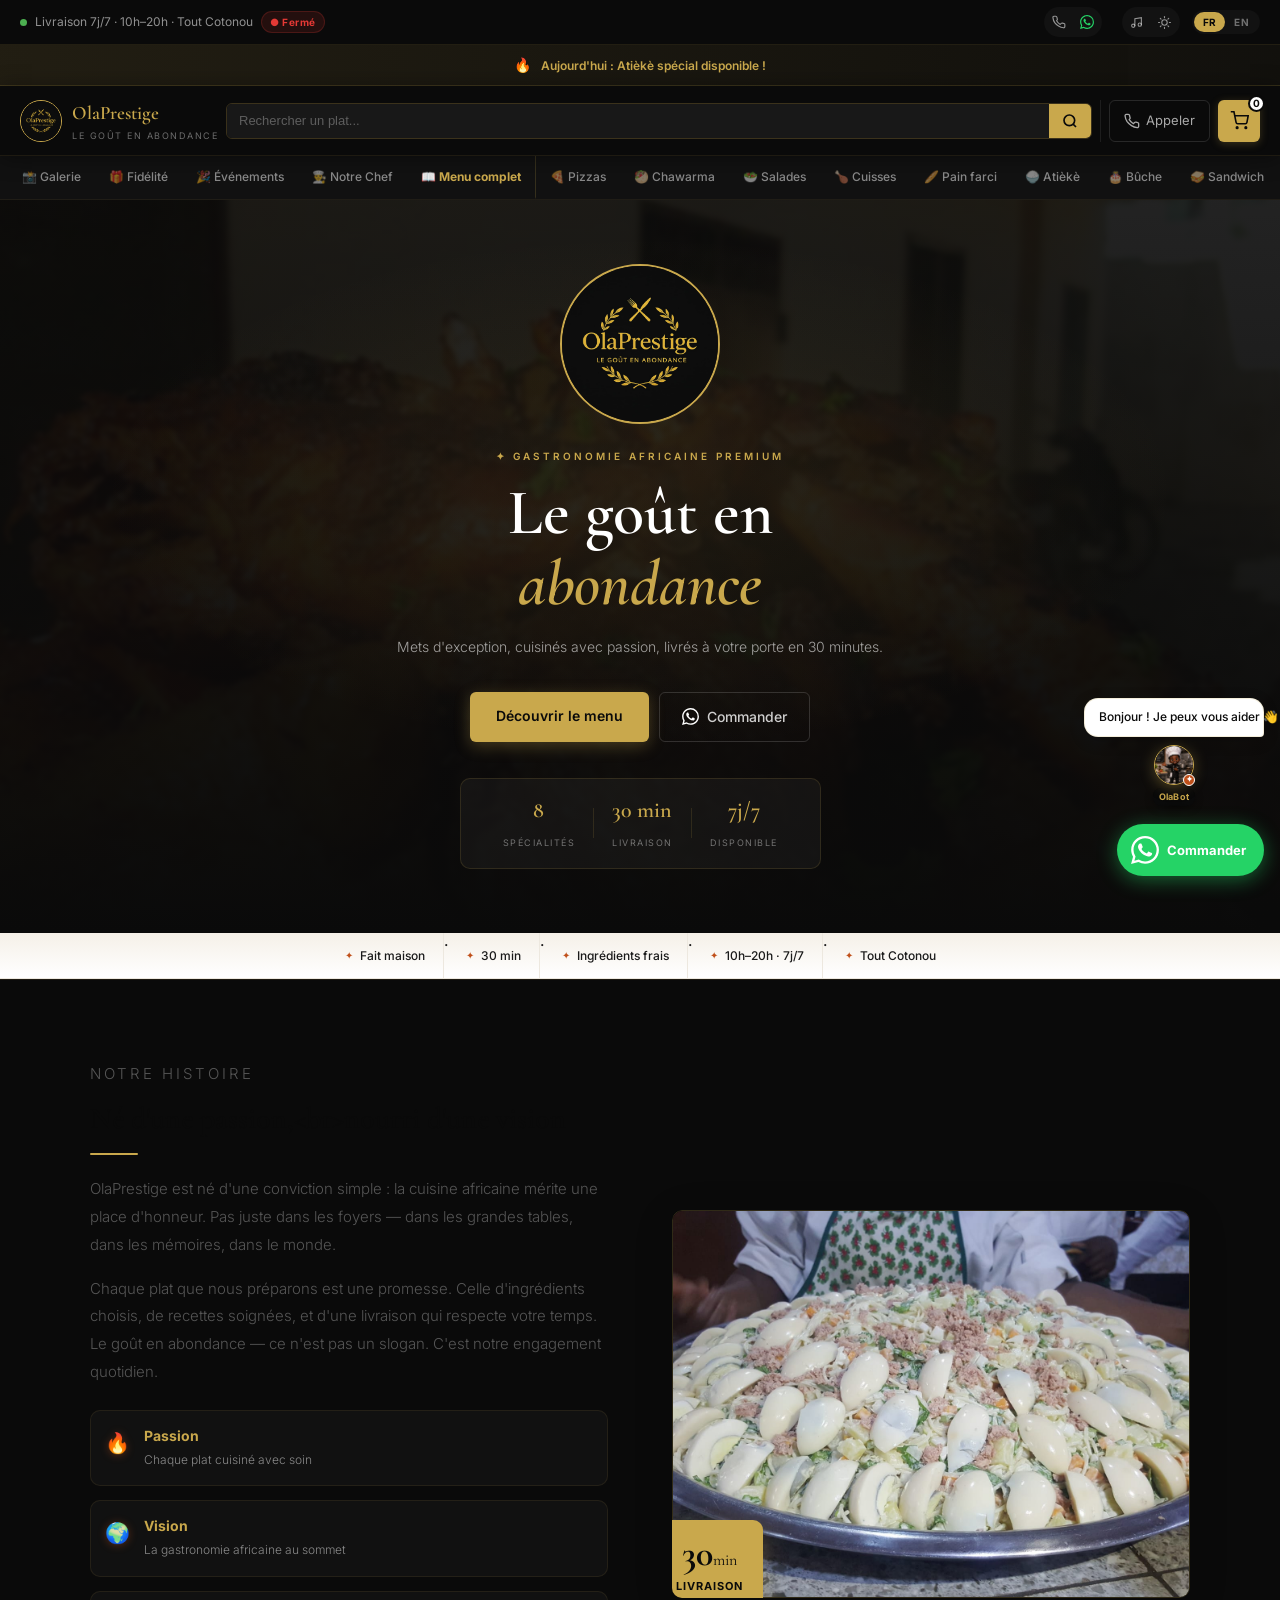
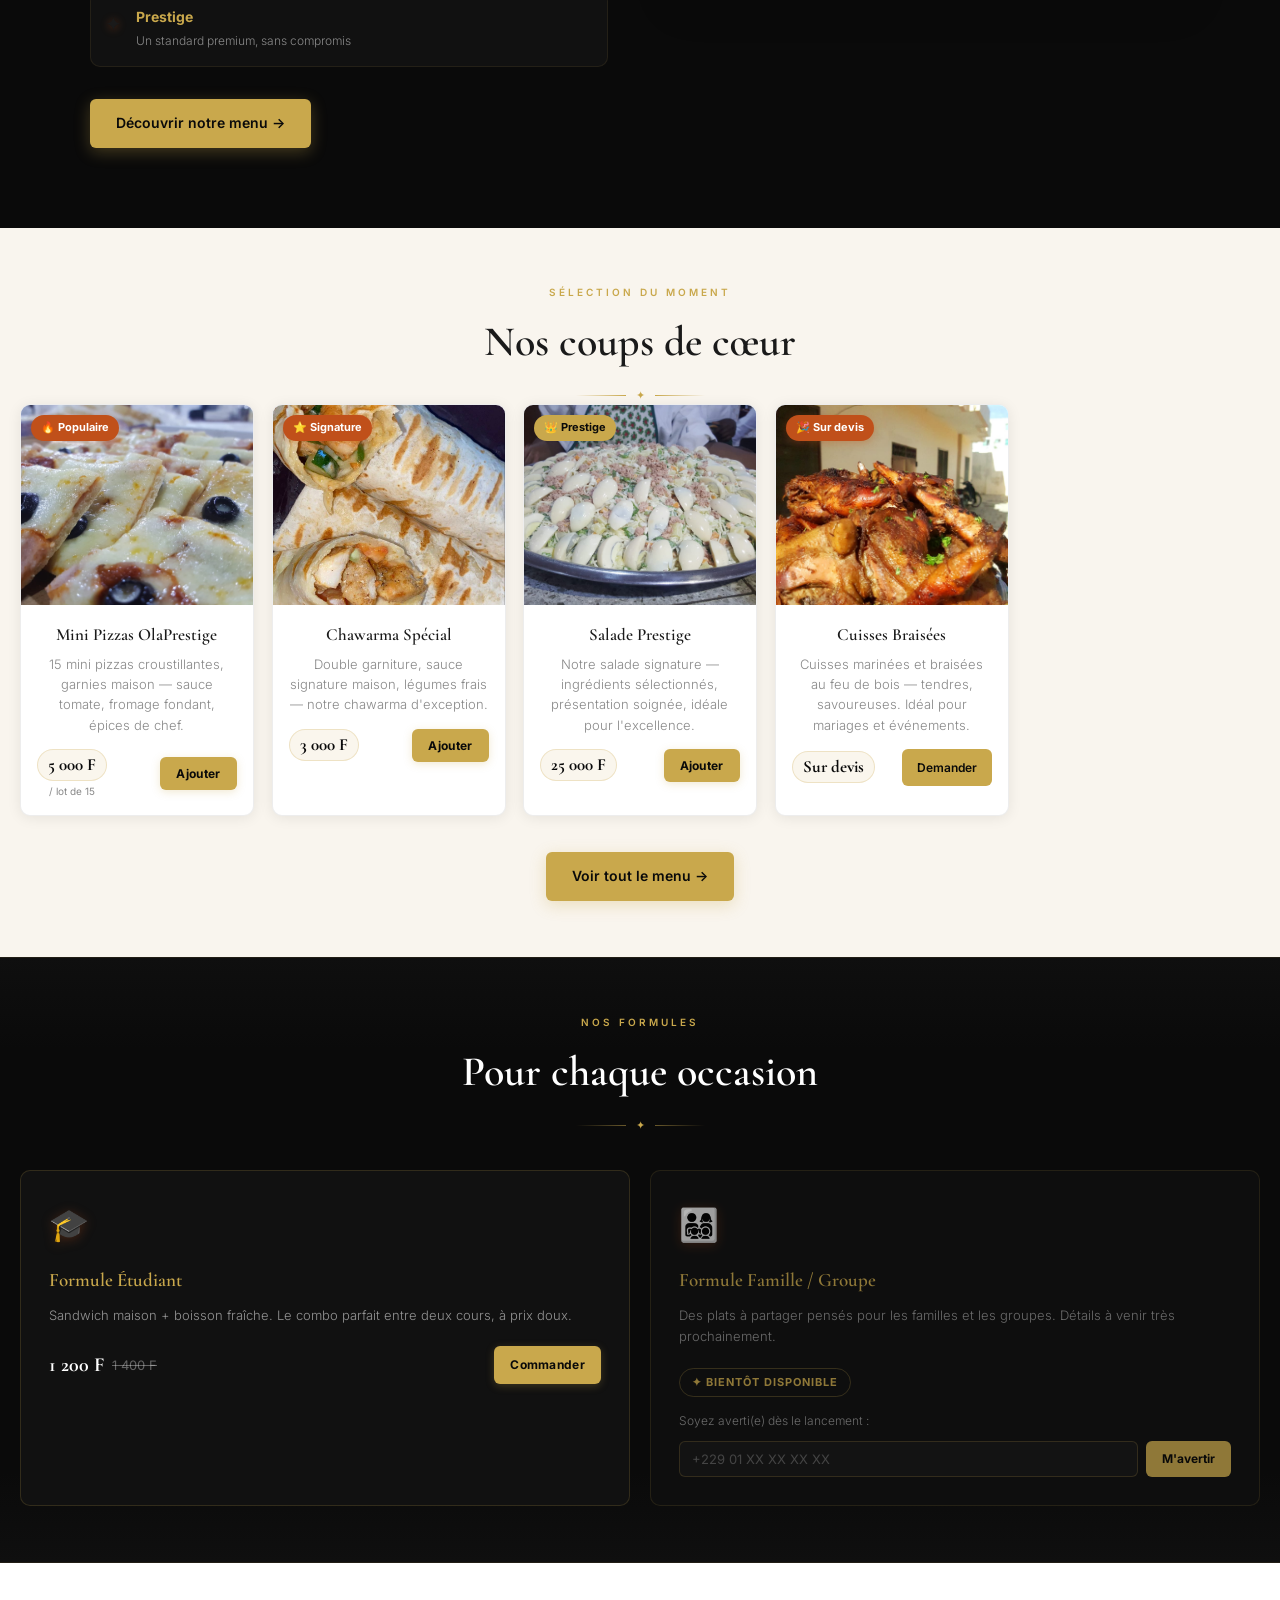
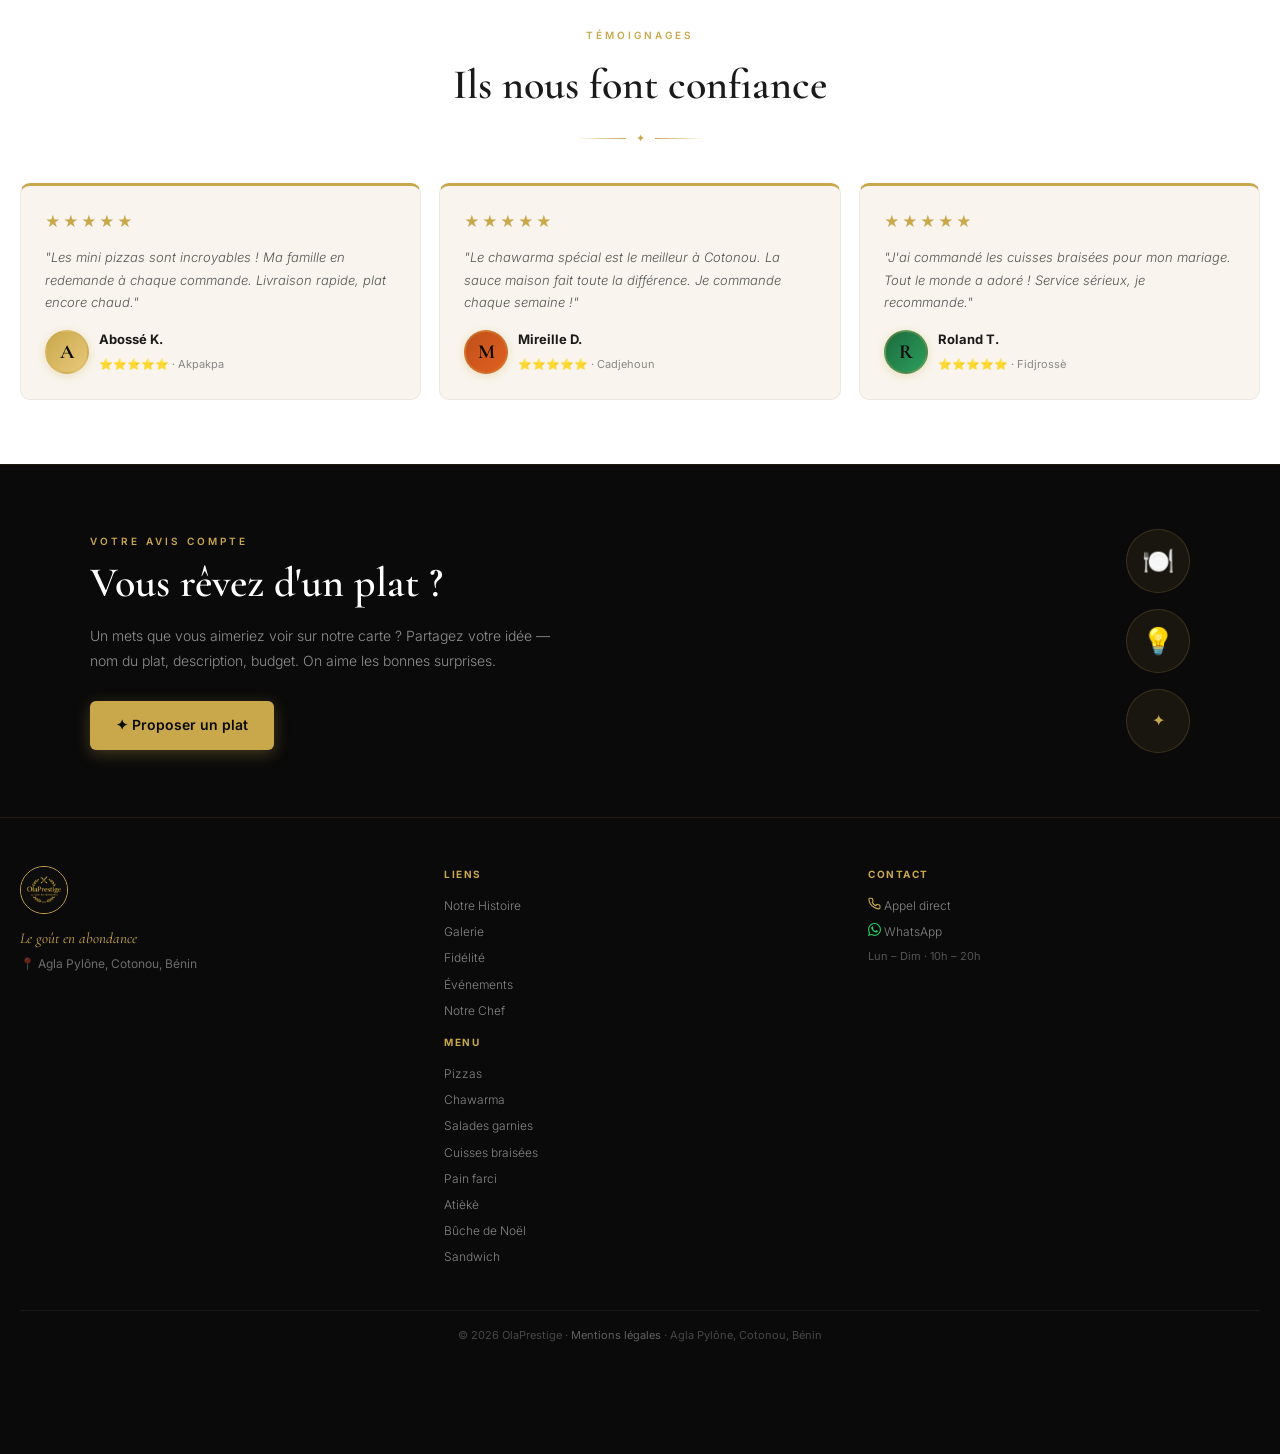
<file: index.html>
<!DOCTYPE html>
<html lang="fr">
<head>
<meta charset="UTF-8">
<meta name="viewport" content="width=device-width, initial-scale=1.0">
<title>OlaPrestige — Livraison de Mets Premium à Cotonou | Le Goût en Abondance</title>
<meta name="description" content="OlaPrestige : restauration premium et livraison rapide à Cotonou (Agla Pylône). Pizzas, chawarma, salades, atièkè, cuisses braisées. Livraison 30 min, 10h–20h, 7j/7.">
<meta name="keywords" content="livraison nourriture Cotonou, restaurant Cotonou, pizza Cotonou, chawarma Cotonou, atièkè Cotonou, traiteur Bénin, OlaPrestige">
<meta name="author" content="OlaPrestige">
<meta name="robots" content="index, follow">
<link rel="canonical" href="https://olaprestige.netlify.app/">

<!-- Open Graph -->
<meta property="og:title" content="OlaPrestige — Le Goût en Abondance">
<meta property="og:description" content="Livraison de mets premium à Cotonou. Pizzas, chawarma, salades, atièkè et plus. Livraison 30 min, 7j/7.">
<meta property="og:image" content="https://olaprestige.netlify.app/logo.png">
<meta property="og:url" content="https://olaprestige.netlify.app/">
<meta property="og:type" content="restaurant">
<meta property="og:locale" content="fr_BJ">

<!-- Twitter Card -->
<meta name="twitter:card" content="summary_large_image">
<meta name="twitter:title" content="OlaPrestige — Le Goût en Abondance">
<meta name="twitter:description" content="Livraison de mets premium à Cotonou, 7j/7.">
<meta name="twitter:image" content="https://olaprestige.netlify.app/logo.png">

<link rel="icon" href="logo.png">

<!-- Schema.org — Restaurant / LocalBusiness -->
<script type="application/ld+json">
{
  "@context": "https://schema.org",
  "@type": "Restaurant",
  "name": "OlaPrestige",
  "image": "https://olaprestige.netlify.app/logo.png",
  "url": "https://olaprestige.netlify.app/",
  "telephone": "+2290152372275",
  "servesCuisine": ["Africaine", "Béninoise", "Fast food", "Pâtisserie"],
  "priceRange": "900 F - 25000 F",
  "address": {
    "@type": "PostalAddress",
    "streetAddress": "Agla Pylône",
    "addressLocality": "Cotonou",
    "addressCountry": "BJ"
  },
  "openingHoursSpecification": {
    "@type": "OpeningHoursSpecification",
    "dayOfWeek": ["Monday","Tuesday","Wednesday","Thursday","Friday","Saturday","Sunday"],
    "opens": "10:00",
    "closes": "20:00"
  },
  "menu": "https://olaprestige.netlify.app/#catalogue",
  "acceptsReservations": "False",
  "slogan": "Le goût en abondance"
}
</script>
<link href="https://fonts.googleapis.com/css2?family=Cormorant+Garamond:ital,wght@0,500;0,600;0,700;1,500;1,600&family=Inter:wght@300;400;500;600&display=swap" rel="stylesheet">
<link rel="stylesheet" href="style.css">
</head>
<body data-page="home">

<!-- TOPBAR -->
<div class="topbar">
  <div class="topbar-left">
    <span class="live-dot"></span>
    <span>Livraison 7j/7 · 10h–20h · Tout Cotonou</span>
    <span class="status-pill" id="statusPill"></span>
  </div>
  <div class="topbar-right">
    <div class="topbar-group">
      <a href="tel:+2290141239272" class="t-icon" title="Appeler" aria-label="Appeler OlaPrestige">
        <svg width="14" height="14" viewBox="0 0 24 24" fill="none" stroke="currentColor" stroke-width="2" stroke-linecap="round"><path d="M22 16.92v3a2 2 0 0 1-2.18 2 19.79 19.79 0 0 1-8.63-3.07A19.5 19.5 0 0 1 4.69 13.1a19.79 19.79 0 0 1-3.07-8.67A2 2 0 0 1 3.4 2.18h3a2 2 0 0 1 2 1.72c.127.96.361 1.903.7 2.81a2 2 0 0 1-.45 2.11L7.91 9.91a16 16 0 0 0 6.18 6.18l1.79-1.79a2 2 0 0 1 2.11-.45c.907.339 1.85.573 2.81.7A2 2 0 0 1 22 16.92z"/></svg>
      </a>
      <a href="https://wa.me/2290152372275" target="_blank" class="t-icon" title="WhatsApp" aria-label="Contacter OlaPrestige sur WhatsApp">
        <svg width="14" height="14" viewBox="0 0 24 24" fill="#25D366"><path d="M17.472 14.382c-.297-.149-1.758-.867-2.03-.967-.273-.099-.471-.148-.67.15-.197.297-.767.966-.94 1.164-.173.199-.347.223-.644.075-.297-.15-1.255-.463-2.39-1.475-.883-.788-1.48-1.761-1.653-2.059-.173-.297-.018-.458.13-.606.134-.133.298-.347.446-.52.149-.174.198-.298.298-.497.099-.198.05-.371-.025-.52-.075-.149-.669-1.612-.916-2.207-.242-.579-.487-.5-.669-.51-.173-.008-.371-.01-.57-.01-.198 0-.52.074-.792.372-.272.297-1.04 1.016-1.04 2.479 0 1.462 1.065 2.875 1.213 3.074.149.198 2.096 3.2 5.077 4.487.709.306 1.262.489 1.694.625.712.227 1.36.195 1.871.118.571-.085 1.758-.719 2.006-1.413.248-.694.248-1.289.173-1.413-.074-.124-.272-.198-.57-.347m-5.421 7.403h-.004a9.87 9.87 0 0 1-5.031-1.378l-.361-.214-3.741.982.998-3.648-.235-.374a9.86 9.86 0 0 1-1.51-5.26c.001-5.45 4.436-9.884 9.888-9.884 2.64 0 5.122 1.03 6.988 2.898a9.825 9.825 0 0 1 2.893 6.994c-.003 5.45-4.437 9.884-9.885 9.884m8.413-18.297A11.815 11.815 0 0 0 12.05 0C5.495 0 .16 5.335.157 11.892c0 2.096.547 4.142 1.588 5.945L.057 24l6.305-1.654a11.882 11.882 0 0 0 5.683 1.448h.005c6.554 0 11.89-5.335 11.893-11.893a11.821 11.821 0 0 0-3.48-8.413z"/></svg>
      </a>
    </div>

    <div class="topbar-group">
      <button class="ctrl-btn" id="musicBtn" onclick="toggleMusic()" title="Musique d'ambiance" aria-label="Musique">
        <svg id="musicIcon" width="13" height="13" viewBox="0 0 24 24" fill="none" stroke="currentColor" stroke-width="2" stroke-linecap="round"><path d="M9 18V5l12-2v13"/><circle cx="6" cy="18" r="3"/><circle cx="18" cy="16" r="3"/></svg>
      </button>
      <button class="ctrl-btn" id="themeBtn" onclick="toggleTheme()" title="Mode clair/sombre" aria-label="Thème">
        <svg id="themeIcon" width="13" height="13" viewBox="0 0 24 24" fill="none" stroke="currentColor" stroke-width="2" stroke-linecap="round"><circle cx="12" cy="12" r="5"/><line x1="12" y1="1" x2="12" y2="3"/><line x1="12" y1="21" x2="12" y2="23"/><line x1="4.22" y1="4.22" x2="5.64" y2="5.64"/><line x1="18.36" y1="18.36" x2="19.78" y2="19.78"/><line x1="1" y1="12" x2="3" y2="12"/><line x1="21" y1="12" x2="23" y2="12"/><line x1="4.22" y1="19.78" x2="5.64" y2="18.36"/><line x1="18.36" y1="5.64" x2="19.78" y2="4.22"/></svg>
      </button>
    </div>

    <div class="lang-sw">
      <button class="lang-btn on" id="btnFR" onclick="setLang('fr')">FR</button>
      <button class="lang-btn" id="btnEN" onclick="setLang('en')">EN</button>
    </div>
  </div>
</div>


<!-- COUNTDOWN -->
<div class="countdown-bar" id="countdownBar">
  <span class="cd-text" id="cdText">⏳ Commandez avant <strong>19h30</strong> pour une livraison ce soir !</span>
  <span class="cd-timer" id="cdTimer"></span>
</div>

<!-- BANNIÈRE DU JOUR — modifie ce texte manuellement selon ce que tu prépares -->
<div class="today-banner" id="todayBanner">
  <span class="today-icon">🔥</span>
  <span class="today-text" data-fr="Aujourd'hui : Atièkè spécial disponible !" data-en="Today: Special Atièkè available!">Aujourd'hui : Atièkè spécial disponible !</span>
</div>

<!-- HEADER -->
<header class="hdr" id="hdr">
  <div class="hdr-in">
    <a href="index.html" class="logo-w">
      <img src="logo.png" alt="Logo OlaPrestige" class="logo-img">
      <div>
        <div class="logo-nm">OlaPrestige</div>
        <div class="logo-tg" data-fr="Le goût en abondance" data-en="Taste in abundance">Le goût en abondance</div>
      </div>
    </a>
    <div class="srch-w">
      <input type="text" class="srch-in" id="srchIn" placeholder="Rechercher un plat..." data-placeholder-fr="Rechercher un plat..." data-placeholder-en="Search a dish..." aria-label="Rechercher un plat">
      <button class="srch-btn" onclick="doSearch()" aria-label="Lancer la recherche">
        <svg width="16" height="16" viewBox="0 0 24 24" fill="none" stroke="currentColor" stroke-width="2.5"><circle cx="11" cy="11" r="8"/><path d="m21 21-4.35-4.35"/></svg>
      </button>
    </div>
    <div class="hdr-acts">
      <a href="tel:+2290141239272" class="call-btn" aria-label="Appeler OlaPrestige">
        <svg width="16" height="16" viewBox="0 0 24 24" fill="none" stroke="currentColor" stroke-width="2" stroke-linecap="round"><path d="M22 16.92v3a2 2 0 0 1-2.18 2 19.79 19.79 0 0 1-8.63-3.07A19.5 19.5 0 0 1 4.69 13.1a19.79 19.79 0 0 1-3.07-8.67A2 2 0 0 1 3.4 2.18h3a2 2 0 0 1 2 1.72c.127.96.361 1.903.7 2.81a2 2 0 0 1-.45 2.11L7.91 9.91a16 16 0 0 0 6.18 6.18l1.79-1.79a2 2 0 0 1 2.11-.45c.907.339 1.85.573 2.81.7A2 2 0 0 1 22 16.92z"/></svg>
        <span data-fr="Appeler" data-en="Call">Appeler</span>
      </a>
      <button class="cart-btn" onclick="openCart()" aria-label="Ouvrir le panier">
        <svg width="19" height="19" viewBox="0 0 24 24" fill="none" stroke="currentColor" stroke-width="2"><circle cx="9" cy="21" r="1"/><circle cx="20" cy="21" r="1"/><path d="M1 1h4l2.68 13.39a2 2 0 0 0 2 1.61h9.72a2 2 0 0 0 2-1.61L23 6H6"/></svg>
        <span class="cart-n" id="cartN">0</span>
      </button>
    </div>
  </div>
</header>


<!-- NAV -->
<nav class="cat-nav" id="catNav">
  <button class="burger-btn" id="burgerBtn" onclick="toggleBurger()" aria-label="Menu navigation">
    <div class="burger-icon">
      <span></span><span></span><span></span>
    </div>
    <span data-fr="Parcourir le menu" data-en="Browse menu">Parcourir le menu</span>
  </button>
  <div class="cat-nav-in" id="catNavIn">
    <a href="galerie.html" class="cat-lk" data-fr="📸 Galerie" data-en="📸 Gallery">📸 Galerie</a>
    <a href="fidelite.html" class="cat-lk" data-fr="🎁 Fidélité" data-en="🎁 Loyalty">🎁 Fidélité</a>
    <a href="evenements.html" class="cat-lk" data-fr="🎉 Événements" data-en="🎉 Events">🎉 Événements</a>
    <a href="notre-chef.html" class="cat-lk" data-fr="👨‍🍳 Notre Chef" data-en="👨‍🍳 Our Chef">👨‍🍳 Notre Chef</a>
    <a href="menu.html" class="cat-lk cat-lk-home" data-fr="📖 Menu complet" data-en="📖 Full menu">📖 Menu complet</a>
    <a href="menu.html#pizzas"     class="cat-lk" data-fr="🍕 Pizzas"          data-en="🍕 Pizzas">🍕 Pizzas</a>
    <a href="menu.html#chawarma"   class="cat-lk" data-fr="🥙 Chawarma"        data-en="🥙 Shawarma">🥙 Chawarma</a>
    <a href="menu.html#salades"    class="cat-lk" data-fr="🥗 Salades"         data-en="🥗 Salads">🥗 Salades</a>
    <a href="menu.html#cuisses"    class="cat-lk" data-fr="🍗 Cuisses"         data-en="🍗 Braised">🍗 Cuisses</a>
    <a href="menu.html#pain-farci" class="cat-lk" data-fr="🥖 Pain farci"      data-en="🥖 Stuffed">🥖 Pain farci</a>
    <a href="menu.html#atieke"     class="cat-lk" data-fr="🍚 Atièkè"          data-en="🍚 Atièkè">🍚 Atièkè</a>
    <a href="menu.html#buche"      class="cat-lk" data-fr="🎂 Bûche"           data-en="🎂 Yule Log">🎂 Bûche</a>
    <a href="menu.html#sandwich"   class="cat-lk" data-fr="🥪 Sandwich"        data-en="🥪 Sandwich">🥪 Sandwich</a>
  </div>
</nav>

<!-- HERO -->
<section class="hero">
  <div class="hero-bg" style="background-image:url('assets/img/cuisses-braisees/IMG-20260605-WA0001.jpg')"></div>
  <div class="hero-glow"></div>
  <div class="hero-c">
    <img src="logo.png" alt="OlaPrestige - Le goût en abondance" class="hero-logo">
    <p class="hero-ey" data-fr="✦ Gastronomie Africaine Premium" data-en="✦ Premium African Gastronomy">✦ Gastronomie Africaine Premium</p>
    <h1 class="hero-ttl">
      <span data-fr="Le goût en" data-en="Taste in">Le goût en</span>
      <em data-fr="abondance" data-en="abundance">abondance</em>
    </h1>
    <p class="hero-sub" data-fr="Mets d'exception, cuisinés avec passion, livrés à votre porte en 30 minutes." data-en="Exceptional dishes, crafted with passion, delivered to your door in 30 minutes.">Mets d'exception, cuisinés avec passion, livrés à votre porte en 30 minutes.</p>
    <div class="hero-btns">
      <a href="menu.html" class="btn-gold" data-fr="Découvrir le menu" data-en="Explore the menu">Découvrir le menu</a>
      <a href="https://wa.me/2290152372275" target="_blank" class="btn-ghost">
        <svg width="17" height="17" viewBox="0 0 24 24" fill="white"><path d="M17.472 14.382c-.297-.149-1.758-.867-2.03-.967-.273-.099-.471-.148-.67.15-.197.297-.767.966-.94 1.164-.173.199-.347.223-.644.075-.297-.15-1.255-.463-2.39-1.475-.883-.788-1.48-1.761-1.653-2.059-.173-.297-.018-.458.13-.606.134-.133.298-.347.446-.52.149-.174.198-.298.298-.497.099-.198.05-.371-.025-.52-.075-.149-.669-1.612-.916-2.207-.242-.579-.487-.5-.669-.51-.173-.008-.371-.01-.57-.01-.198 0-.52.074-.792.372-.272.297-1.04 1.016-1.04 2.479 0 1.462 1.065 2.875 1.213 3.074.149.198 2.096 3.2 5.077 4.487.709.306 1.262.489 1.694.625.712.227 1.36.195 1.871.118.571-.085 1.758-.719 2.006-1.413.248-.694.248-1.289.173-1.413-.074-.124-.272-.198-.57-.347m-5.421 7.403h-.004a9.87 9.87 0 0 1-5.031-1.378l-.361-.214-3.741.982.998-3.648-.235-.374a9.86 9.86 0 0 1-1.51-5.26c.001-5.45 4.436-9.884 9.888-9.884 2.64 0 5.122 1.03 6.988 2.898a9.825 9.825 0 0 1 2.893 6.994c-.003 5.45-4.437 9.884-9.885 9.884m8.413-18.297A11.815 11.815 0 0 0 12.05 0C5.495 0 .16 5.335.157 11.892c0 2.096.547 4.142 1.588 5.945L.057 24l6.305-1.654a11.882 11.882 0 0 0 5.683 1.448h.005c6.554 0 11.89-5.335 11.893-11.893a11.821 11.821 0 0 0-3.48-8.413z"/></svg>
        <span data-fr="Commander" data-en="Order now">Commander</span>
      </a>
    </div>
    <div class="hero-stats">
      <div class="h-stat"><strong>8</strong><span data-fr="Spécialités" data-en="Specialties">Spécialités</span></div>
      <div class="h-sep"></div>
      <div class="h-stat"><strong>30 min</strong><span data-fr="Livraison" data-en="Delivery">Livraison</span></div>
      <div class="h-sep"></div>
      <div class="h-stat"><strong>7j/7</strong><span data-fr="Disponible" data-en="Available">Disponible</span></div>
    </div>
  </div>
</section>


<!-- TRUST -->
<div class="trust">
  <span class="t-item"><span>✦</span><span data-fr="Fait maison" data-en="Homemade">Fait maison</span></span>
  <span class="t-sep">·</span>
  <span class="t-item"><span>✦</span><span data-fr="30 min" data-en="30 min">30 min</span></span>
  <span class="t-sep">·</span>
  <span class="t-item"><span>✦</span><span data-fr="Ingrédients frais" data-en="Fresh">Ingrédients frais</span></span>
  <span class="t-sep">·</span>
  <span class="t-item"><span>✦</span><span data-fr="10h–20h · 7j/7" data-en="10am–8pm · 7d/7">10h–20h · 7j/7</span></span>
  <span class="t-sep">·</span>
  <span class="t-item"><span>✦</span><span data-fr="Tout Cotonou" data-en="All Cotonou">Tout Cotonou</span></span>
</div>



<!-- NOTRE HISTOIRE -->
<section class="hist-sec" id="hist">
  <div class="hist-in">
    <div class="hist-text reveal-left">
      <p class="cat-ey" data-fr="Notre histoire" data-en="Our story">Notre histoire</p>
      <h2 class="hist-ttl" data-fr="Né d'une passion,<br>nourri d'une vision" data-en="Born from passion,<br>nurtured by a vision">Né d'une passion,<br>nourri d'une vision</h2>
      <div class="hist-divider"></div>
      <p class="hist-p" data-fr="OlaPrestige est né d'une conviction simple : la cuisine africaine mérite une place d'honneur. Pas juste dans les foyers — dans les grandes tables, dans les mémoires, dans le monde." data-en="OlaPrestige was born from a simple conviction: African cuisine deserves a place of honor. Not just in homes — at great tables, in memories, across the world.">OlaPrestige est né d'une conviction simple : la cuisine africaine mérite une place d'honneur. Pas juste dans les foyers — dans les grandes tables, dans les mémoires, dans le monde.</p>
      <p class="hist-p" data-fr="Chaque plat que nous préparons est une promesse. Celle d'ingrédients choisis, de recettes soignées, et d'une livraison qui respecte votre temps. Le goût en abondance — ce n'est pas un slogan. C'est notre engagement quotidien." data-en="Every dish we prepare is a promise. Of carefully chosen ingredients, refined recipes, and delivery that respects your time. Taste in abundance — it's not a slogan. It's our daily commitment.">Chaque plat que nous préparons est une promesse. Celle d'ingrédients choisis, de recettes soignées, et d'une livraison qui respecte votre temps. Le goût en abondance — ce n'est pas un slogan. C'est notre engagement quotidien.</p>
      <div class="hist-vals">
        <div class="hist-val">
          <span class="hist-val-icon">🔥</span>
          <div>
            <strong data-fr="Passion" data-en="Passion">Passion</strong>
            <p data-fr="Chaque plat cuisiné avec soin" data-en="Every dish crafted with care">Chaque plat cuisiné avec soin</p>
          </div>
        </div>
        <div class="hist-val">
          <span class="hist-val-icon">🌍</span>
          <div>
            <strong data-fr="Vision" data-en="Vision">Vision</strong>
            <p data-fr="La gastronomie africaine au sommet" data-en="African gastronomy at its peak">La gastronomie africaine au sommet</p>
          </div>
        </div>
        <div class="hist-val">
          <span class="hist-val-icon">✦</span>
          <div>
            <strong data-fr="Prestige" data-en="Prestige">Prestige</strong>
            <p data-fr="Un standard premium, sans compromis" data-en="A premium standard, without compromise">Un standard premium, sans compromis</p>
          </div>
        </div>
      </div>
      <a href="menu.html" class="btn-gold" data-fr="Découvrir notre menu →" data-en="Explore our menu →">Découvrir notre menu →</a>
    </div>
    <div class="hist-img-wrap reveal-right">
      <img src="assets/img/salades/IMG-20260317-WA0053.jpg" alt="Plat signature OlaPrestige" class="hist-img">
      <div class="hist-img-badge">
        <span class="hist-badge-num">30<small>min</small></span>
        <span class="hist-badge-txt" data-fr="Livraison" data-en="Delivery">Livraison</span>
      </div>
    </div>
  </div>
</section>

<!-- COUPS DE CŒUR -->
<section class="teaser-sec">
  <div class="teaser-in">
    <p class="cat-ey" data-fr="Sélection du moment" data-en="Current selection">Sélection du moment</p>
    <h2 class="cat-ttl" data-fr="Nos coups de cœur" data-en="Our favorites">Nos coups de cœur</h2>
    <div class="cat-div"><span>✦</span></div>

    <div class="p-grid teaser-grid">
<article class="p-card" data-id="pizza1" data-name-fr="Mini Pizzas (lot de 15)" data-name-en="Mini Pizzas (set of 15)" data-price="5000" data-img="assets/img/pizzas/IMG-20260317-WA0045.jpg">
        <div class="card-img">
          <img src="assets/img/pizzas/IMG-20260317-WA0045.jpg" alt="Lot de 15 mini pizzas maison garnies, fromage fondant et sauce tomate" loading="lazy">
          <span class="card-bdg" data-fr="🔥 Populaire" data-en="🔥 Popular">🔥 Populaire</span>
        </div>
        <div class="card-bd">
          <h3 class="card-nm" data-fr="Mini Pizzas OlaPrestige" data-en="OlaPrestige Mini Pizzas">Mini Pizzas OlaPrestige</h3>
          <p class="card-ds" data-fr="15 mini pizzas croustillantes, garnies maison — sauce tomate, fromage fondant, épices de chef." data-en="15 crispy mini pizzas, homemade toppings — tomato sauce, melted cheese, chef's spices.">15 mini pizzas croustillantes, garnies maison — sauce tomate, fromage fondant, épices de chef.</p>
          <div class="card-ft">
            <div><span class="card-pr">5 000 F</span><span class="card-un" data-fr="/ lot de 15" data-en="/ set of 15">/ lot de 15</span></div>
            <button class="btn-add" onclick="addToCart(this)" data-fr="Ajouter" data-en="Add">Ajouter</button>
          </div>
        </div>
      </article>
<article class="p-card" data-id="chaw2" data-name-fr="Chawarma Spécial" data-name-en="Special Shawarma" data-price="3000" data-img="assets/img/chawarma/IMG-20260605-WA0016.jpg">
        <div class="card-img">
          <img src="assets/img/chawarma/IMG-20260605-WA0016.jpg" alt="Chawarma spécial signature avec double garniture" loading="lazy">
          <span class="card-bdg" data-fr="⭐ Signature" data-en="⭐ Signature">⭐ Signature</span>
        </div>
        <div class="card-bd">
          <h3 class="card-nm" data-fr="Chawarma Spécial" data-en="Special Shawarma">Chawarma Spécial</h3>
          <p class="card-ds" data-fr="Double garniture, sauce signature maison, légumes frais — notre chawarma d'exception." data-en="Double filling, homemade signature sauce, fresh vegetables — our exceptional shawarma.">Double garniture, sauce signature maison, légumes frais — notre chawarma d'exception.</p>
          <div class="card-ft">
            <div><span class="card-pr">3 000 F</span></div>
            <button class="btn-add" onclick="addToCart(this)" data-fr="Ajouter" data-en="Add">Ajouter</button>
          </div>
        </div>
      </article>
<article class="p-card" data-id="sal2" data-name-fr="Salade Prestige" data-name-en="Prestige Salad" data-price="25000" data-img="assets/img/salades/IMG-20260317-WA0053.jpg">
        <div class="card-img">
          <img src="assets/img/salades/IMG-20260317-WA0053.jpg" alt="Salade prestige avec garnitures premium présentées en plateau" loading="lazy">
          <span class="card-bdg gold" data-fr="👑 Prestige" data-en="👑 Prestige">👑 Prestige</span>
        </div>
        <div class="card-bd">
          <h3 class="card-nm" data-fr="Salade Prestige" data-en="Prestige Salad">Salade Prestige</h3>
          <p class="card-ds" data-fr="Notre salade signature — ingrédients sélectionnés, présentation soignée, idéale pour l'excellence." data-en="Our signature salad — selected ingredients, refined presentation, ideal for excellence.">Notre salade signature — ingrédients sélectionnés, présentation soignée.</p>
          <div class="card-ft">
            <div><span class="card-pr">25 000 F</span></div>
            <button class="btn-add" onclick="addToCart(this)" data-fr="Ajouter" data-en="Add">Ajouter</button>
          </div>
        </div>
      </article>
<article class="p-card" data-id="cuis1" data-name-fr="Cuisses Braisées" data-name-en="Braised Thighs" data-price="0" data-img="assets/img/cuisses-braisees/IMG-20260605-WA0001.jpg">
        <div class="card-img">
          <img src="assets/img/cuisses-braisees/IMG-20260605-WA0001.jpg" alt="Cuisses de poulet braisées au feu de bois, dorées et fumées" loading="lazy">
          <span class="card-bdg" data-fr="🎉 Sur devis" data-en="🎉 On quote">🎉 Sur devis</span>
        </div>
        <div class="card-bd">
          <h3 class="card-nm" data-fr="Cuisses Braisées" data-en="Braised Thighs">Cuisses Braisées</h3>
          <p class="card-ds" data-fr="Cuisses marinées et braisées au feu de bois — tendres, savoureuses. Idéal pour mariages et événements." data-en="Marinated and wood-fire braised thighs — tender, flavorful. Ideal for weddings and events.">Cuisses marinées et braisées au feu de bois — tendres, savoureuses. Idéal pour mariages et événements.</p>
          <div class="card-ft">
            <div><span class="card-pr" data-fr="Sur devis" data-en="On quote">Sur devis</span></div>
            <a href="https://wa.me/2290152372275?text=Bonjour%2C%20devis%20cuisses%20bra%C3%AEs%C3%A9es" target="_blank" class="btn-ask" data-fr="Demander" data-en="Request">Demander</a>
          </div>
        </div>
      </article>
    </div>

    <a href="menu.html" class="btn-gold teaser-cta" data-fr="Voir tout le menu →" data-en="View full menu →">Voir tout le menu →</a>
  </div>
</section>

<!-- FORMULES -->
<section class="form-sec">
  <div class="form-in">
    <p class="cat-ey" data-fr="Nos formules" data-en="Our combos">Nos formules</p>
    <h2 class="cat-ttl" data-fr="Pour chaque occasion" data-en="For every occasion">Pour chaque occasion</h2>
    <div class="cat-div"><span>✦</span></div>

    <div class="form-grid">
      <!-- FORMULE ÉTUDIANT -->
      <article class="form-card">
        <div class="form-card-icon">🎓</div>
        <h3 class="form-card-ttl" data-fr="Formule Étudiant" data-en="Student Combo">Formule Étudiant</h3>
        <p class="form-card-ds" data-fr="Sandwich maison + boisson fraîche. Le combo parfait entre deux cours, à prix doux." data-en="Homemade sandwich + cold drink. The perfect combo between classes, at a friendly price.">Sandwich maison + boisson fraîche. Le combo parfait entre deux cours, à prix doux.</p>
        <div class="form-card-ft">
          <div class="form-card-price">
            <span class="form-price-now">1 200 F</span>
            <span class="form-price-old">1 400 F</span>
          </div>
          <a href="https://wa.me/2290152372275?text=Bonjour%2C%20je%20veux%20la%20Formule%20%C3%89tudiant%20(Sandwich%20%2B%20boisson)" target="_blank" class="btn-add" data-fr="Commander" data-en="Order">Commander</a>
        </div>
      </article>

      <!-- FORMULE FAMILLE -->
      <article class="form-card form-card-soon" id="familyCard">
        <div class="form-card-icon">👨‍👩‍👧‍👦</div>
        <h3 class="form-card-ttl" data-fr="Formule Famille / Groupe" data-en="Family / Group Combo">Formule Famille / Groupe</h3>
        <p class="form-card-ds" data-fr="Des plats à partager pensés pour les familles et les groupes. Détails à venir très prochainement." data-en="Sharing dishes designed for families and groups. Details coming soon.">Des plats à partager pensés pour les familles et les groupes. Détails à venir très prochainement.</p>

        <div class="form-card-ft family-notify" id="familyNotifyForm">
          <span class="form-soon-badge" data-fr="✦ Bientôt disponible" data-en="✦ Coming soon">✦ Bientôt disponible</span>
          <p class="family-notify-txt" data-fr="Soyez averti(e) dès le lancement :" data-en="Get notified at launch:">Soyez averti(e) dès le lancement :</p>
          <div class="family-notify-row">
            <input type="tel" id="familyPhone" class="family-notify-input" placeholder="+229 01 XX XX XX XX" data-placeholder-fr="+229 01 XX XX XX XX" data-placeholder-en="+229 01 XX XX XX XX">
            <button class="family-notify-btn" onclick="notifyFamilyLaunch()" data-fr="M'avertir" data-en="Notify me">M'avertir</button>
          </div>
        </div>

        <div class="family-notify-success" id="familyNotifySuccess" style="display:none">
          <span>✓</span>
          <p data-fr="Merci ! Nous vous préviendrons dès que la Formule Famille sera disponible." data-en="Thanks! We'll let you know as soon as the Family Combo is available.">Merci ! Nous vous préviendrons dès que la Formule Famille sera disponible.</p>
        </div>
      </article>
    </div>
  </div>
</section>


<!-- AVIS -->
<section class="avis-sec">
  <div class="avis-in">
    <p class="cat-ey" data-fr="Témoignages" data-en="Testimonials">Témoignages</p>
    <h2 class="cat-ttl" data-fr="Ils nous font confiance" data-en="They trust us">Ils nous font confiance</h2>
    <div class="cat-div"><span>✦</span></div>
    <div class="avis-grid">
      <div class="avis-card">
        <div class="avis-stars">★★★★★</div>
        <p class="avis-txt">"Les mini pizzas sont incroyables ! Ma famille en redemande à chaque commande. Livraison rapide, plat encore chaud."</p>
        <div class="avis-auth">
          <div class="avis-av" style="background:linear-gradient(135deg,#C9A84C,#E8C97A)">A</div>
          <div><strong>Abossé K.</strong><small>⭐⭐⭐⭐⭐ · Akpakpa</small></div>
        </div>
      </div>
      <div class="avis-card">
        <div class="avis-stars">★★★★★</div>
        <p class="avis-txt">"Le chawarma spécial est le meilleur à Cotonou. La sauce maison fait toute la différence. Je commande chaque semaine !"</p>
        <div class="avis-auth">
          <div class="avis-av" style="background:linear-gradient(135deg,#C0501A,#E06020)">M</div>
          <div><strong>Mireille D.</strong><small>⭐⭐⭐⭐⭐ · Cadjehoun</small></div>
        </div>
      </div>
      <div class="avis-card">
        <div class="avis-stars">★★★★★</div>
        <p class="avis-txt">"J'ai commandé les cuisses braisées pour mon mariage. Tout le monde a adoré ! Service sérieux, je recommande."</p>
        <div class="avis-auth">
          <div class="avis-av" style="background:linear-gradient(135deg,#1A6B3C,#2E9E5E)">R</div>
          <div><strong>Roland T.</strong><small>⭐⭐⭐⭐⭐ · Fidjrossè</small></div>
        </div>
      </div>
    </div>
  </div>
</section>



<!-- SUGGESTION ACCUEIL -->
<section class="suggest-home">
  <div class="suggest-home-in">
    <div class="suggest-home-text reveal-left">
      <p class="cat-ey" data-fr="Votre avis compte" data-en="Your opinion matters">Votre avis compte</p>
      <h2 class="suggest-home-ttl" data-fr="Vous rêvez d'un plat ?" data-en="Dreaming of a dish?">Vous rêvez d'un plat ?</h2>
      <p class="suggest-home-sub" data-fr="Un mets que vous aimeriez voir sur notre carte ? Partagez votre idée — nom du plat, description, budget. On aime les bonnes surprises." data-en="A dish you'd love to see on our menu? Share your idea — dish name, description, budget. We love good surprises.">Un mets que vous aimeriez voir sur notre carte ? Partagez votre idée — nom du plat, description, budget. On aime les bonnes surprises.</p>
      <a href="menu.html#suggest" class="btn-gold suggest-home-btn" data-fr="✦ Proposer un plat" data-en="✦ Suggest a dish">✦ Proposer un plat</a>
    </div>
    <div class="suggest-home-icons reveal-right">
      <div class="sug-icon">🍽️</div>
      <div class="sug-icon">💡</div>
      <div class="sug-icon">✦</div>
    </div>
  </div>
</section>

<!-- FOOTER -->
<footer class="ftr">
  <div class="ftr-in">
    <div>
      <img src="logo.png" alt="Logo OlaPrestige" class="ftr-logo">
      <p class="ftr-tag" data-fr="Le goût en abondance" data-en="Taste in abundance">Le goût en abondance</p>
      <p class="ftr-addr">📍 Agla Pylône, Cotonou, Bénin</p>
    </div>
    <div class="ftr-col">
      <h5 data-fr="Liens" data-en="Links">Liens</h5>
      <a href="index.html#hist" data-fr="Notre Histoire" data-en="Our Story">Notre Histoire</a>
      <a href="galerie.html" data-fr="Galerie" data-en="Gallery">Galerie</a>
      <a href="fidelite.html" data-fr="Fidélité" data-en="Loyalty">Fidélité</a>
      <a href="evenements.html" data-fr="Événements" data-en="Events">Événements</a>
      <a href="notre-chef.html" data-fr="Notre Chef" data-en="Our Chef">Notre Chef</a>
      <h5 style="margin-top:14px" data-fr="Menu" data-en="Menu">Menu</h5>
      <a href="menu.html#pizzas">Pizzas</a>
      <a href="menu.html#chawarma">Chawarma</a>
      <a href="menu.html#salades" data-fr="Salades garnies" data-en="Garnished Salads">Salades garnies</a>
      <a href="menu.html#cuisses" data-fr="Cuisses braisées" data-en="Braised Thighs">Cuisses braisées</a>
      <a href="menu.html#pain-farci" data-fr="Pain farci" data-en="Stuffed Bread">Pain farci</a>
      <a href="menu.html#atieke">Atièkè</a>
      <a href="menu.html#buche" data-fr="Bûche de Noël" data-en="Yule Log">Bûche de Noël</a>
      <a href="menu.html#sandwich">Sandwich</a>
    </div>
    <div class="ftr-col">
      <h5 data-fr="Contact" data-en="Contact">Contact</h5>
      <a href="tel:+2290141239272" class="ftr-cl">
        <svg width="13" height="13" viewBox="0 0 24 24" fill="none" stroke="#C9A84C" stroke-width="2" stroke-linecap="round"><path d="M22 16.92v3a2 2 0 0 1-2.18 2 19.79 19.79 0 0 1-8.63-3.07A19.5 19.5 0 0 1 4.69 13.1a19.79 19.79 0 0 1-3.07-8.67A2 2 0 0 1 3.4 2.18h3a2 2 0 0 1 2 1.72c.127.96.361 1.903.7 2.81a2 2 0 0 1-.45 2.11L7.91 9.91a16 16 0 0 0 6.18 6.18l1.79-1.79a2 2 0 0 1 2.11-.45c.907.339 1.85.573 2.81.7A2 2 0 0 1 22 16.92z"/></svg>
        <span data-fr="Appel direct" data-en="Direct call">Appel direct</span>
      </a>
      <a href="https://wa.me/2290152372275" target="_blank" class="ftr-cl">
        <svg width="13" height="13" viewBox="0 0 24 24" fill="#25D366"><path d="M17.472 14.382c-.297-.149-1.758-.867-2.03-.967-.273-.099-.471-.148-.67.15-.197.297-.767.966-.94 1.164-.173.199-.347.223-.644.075-.297-.15-1.255-.463-2.39-1.475-.883-.788-1.48-1.761-1.653-2.059-.173-.297-.018-.458.13-.606.134-.133.298-.347.446-.52.149-.174.198-.298.298-.497.099-.198.05-.371-.025-.52-.075-.149-.669-1.612-.916-2.207-.242-.579-.487-.5-.669-.51-.173-.008-.371-.01-.57-.01-.198 0-.52.074-.792.372-.272.297-1.04 1.016-1.04 2.479 0 1.462 1.065 2.875 1.213 3.074.149.198 2.096 3.2 5.077 4.487.709.306 1.262.489 1.694.625.712.227 1.36.195 1.871.118.571-.085 1.758-.719 2.006-1.413.248-.694.248-1.289.173-1.413-.074-.124-.272-.198-.57-.347m-5.421 7.403h-.004a9.87 9.87 0 0 1-5.031-1.378l-.361-.214-3.741.982.998-3.648-.235-.374a9.86 9.86 0 0 1-1.51-5.26c.001-5.45 4.436-9.884 9.888-9.884 2.64 0 5.122 1.03 6.988 2.898a9.825 9.825 0 0 1 2.893 6.994c-.003 5.45-4.437 9.884-9.885 9.884m8.413-18.297A11.815 11.815 0 0 0 12.05 0C5.495 0 .16 5.335.157 11.892c0 2.096.547 4.142 1.588 5.945L.057 24l6.305-1.654a11.882 11.882 0 0 0 5.683 1.448h.005c6.554 0 11.89-5.335 11.893-11.893a11.821 11.821 0 0 0-3.48-8.413z"/></svg>
        WhatsApp
      </a>
      <p class="ftr-hrs" data-fr="Lun – Dim · 10h – 20h" data-en="Mon – Sun · 10am – 8pm">Lun – Dim · 10h – 20h</p>
    </div>
  </div>
  <div class="ftr-bot">© 2026 OlaPrestige · <a href="legal.html" style="color:rgba(255,255,255,0.35);text-decoration:none;">Mentions légales</a> · Agla Pylône, Cotonou, Bénin</div>
</footer>


<!-- PANIER OVERLAY -->
<div class="cart-ov" id="cartOv" onclick="closeCart()"></div>

<!-- PANIER PANEL -->
<div class="cart-pn" id="cartPn">
  <div class="cart-hd">
    <h3 data-fr="Mon Panier" data-en="My Cart">Mon Panier</h3>
    <button class="cart-x" onclick="closeCart()" aria-label="Fermer le panier">✕</button>
  </div>
  <div class="cart-bd" id="cartBd">
    <div class="cart-empty" id="cartEmpty">
      <p data-fr="Votre panier est vide" data-en="Your cart is empty">Votre panier est vide</p>
      <small data-fr="Ajoutez des plats pour commencer" data-en="Add dishes to get started">Ajoutez des plats pour commencer</small>
    </div>
    <div id="cartItems"></div>
  </div>
  <div class="cart-ft" id="cartFt" style="display:none">
    <div class="c-row"><span data-fr="Sous-total" data-en="Subtotal">Sous-total</span><span id="cartSub">0 F</span></div>
    <div class="c-row"><span data-fr="Livraison" data-en="Delivery">Livraison</span><span data-fr="Selon votre quartier" data-en="Based on your area">Selon votre quartier</span></div>
    <div class="c-total"><strong data-fr="Total estimé" data-en="Estimated total">Total estimé</strong><strong id="cartTot">0 F</strong></div>
    <button class="btn-checkout" onclick="openCheckout()" data-fr="Valider la commande →" data-en="Place order →">Valider la commande →</button>
  </div>
</div>

<!-- MODAL COMMANDE -->
<div class="modal-ov" id="modalOv">
  <div class="modal">
    <div class="modal-hd">
      <h3 data-fr="Votre commande" data-en="Your order">Votre commande</h3>
      <button class="modal-x" onclick="closeCheckout()" aria-label="Fermer la fenêtre de commande">✕</button>
    </div>
    <div class="modal-bd">
      <div class="m-sum" id="mSum"></div>
      <div class="fg"><label data-fr="Nom complet *" data-en="Full name *">Nom complet *</label><input type="text" id="cName" placeholder="Ex: Kofi Mensah"></div>
      <div class="fg"><label data-fr="Quartier / Zone *" data-en="Neighborhood *">Quartier / Zone *</label><input type="text" id="cZone" placeholder="Ex: Akpakpa, Cadjehoun..."></div>
      <div class="fg"><label data-fr="Téléphone *" data-en="Phone *">Téléphone *</label><input type="tel" id="cPhone" placeholder="+229 01 XX XX XX XX"></div>
      <div class="fg"><label data-fr="Note (optionnel)" data-en="Note (optional)">Note (optionnel)</label><textarea id="cNote" placeholder="Instructions spéciales..."></textarea></div>
      <div class="m-info" data-fr="💳 Paiement à la livraison ou Mobile Money" data-en="💳 Pay on delivery or Mobile Money">💳 Paiement à la livraison ou Mobile Money</div>
      <button class="btn-wa" onclick="sendOrder()">
        <svg width="18" height="18" viewBox="0 0 24 24" fill="white"><path d="M17.472 14.382c-.297-.149-1.758-.867-2.03-.967-.273-.099-.471-.148-.67.15-.197.297-.767.966-.94 1.164-.173.199-.347.223-.644.075-.297-.15-1.255-.463-2.39-1.475-.883-.788-1.48-1.761-1.653-2.059-.173-.297-.018-.458.13-.606.134-.133.298-.347.446-.52.149-.174.198-.298.298-.497.099-.198.05-.371-.025-.52-.075-.149-.669-1.612-.916-2.207-.242-.579-.487-.5-.669-.51-.173-.008-.371-.01-.57-.01-.198 0-.52.074-.792.372-.272.297-1.04 1.016-1.04 2.479 0 1.462 1.065 2.875 1.213 3.074.149.198 2.096 3.2 5.077 4.487.709.306 1.262.489 1.694.625.712.227 1.36.195 1.871.118.571-.085 1.758-.719 2.006-1.413.248-.694.248-1.289.173-1.413-.074-.124-.272-.198-.57-.347m-5.421 7.403h-.004a9.87 9.87 0 0 1-5.031-1.378l-.361-.214-3.741.982.998-3.648-.235-.374a9.86 9.86 0 0 1-1.51-5.26c.001-5.45 4.436-9.884 9.888-9.884 2.64 0 5.122 1.03 6.988 2.898a9.825 9.825 0 0 1 2.893 6.994c-.003 5.45-4.437 9.884-9.885 9.884m8.413-18.297A11.815 11.815 0 0 0 12.05 0C5.495 0 .16 5.335.157 11.892c0 2.096.547 4.142 1.588 5.945L.057 24l6.305-1.654a11.882 11.882 0 0 0 5.683 1.448h.005c6.554 0 11.89-5.335 11.893-11.893a11.821 11.821 0 0 0-3.48-8.413z"/></svg>
        <span data-fr="Confirmer via WhatsApp" data-en="Confirm via WhatsApp">Confirmer via WhatsApp</span>
      </button>
    </div>
  </div>
</div>

<!-- TOAST -->
<div class="toast" id="toast"></div>

<!-- AUDIO AMBIANCE -->
<audio id="bgMusic" loop preload="none">
  <source src="https://cdn.pixabay.com/audio/2022/10/16/audio_a17e9d92cd.mp3" type="audio/mpeg">
</audio>

<script src="main.js"></script>
<script src="olabot.js"></script>
</body>
</html>
</file>
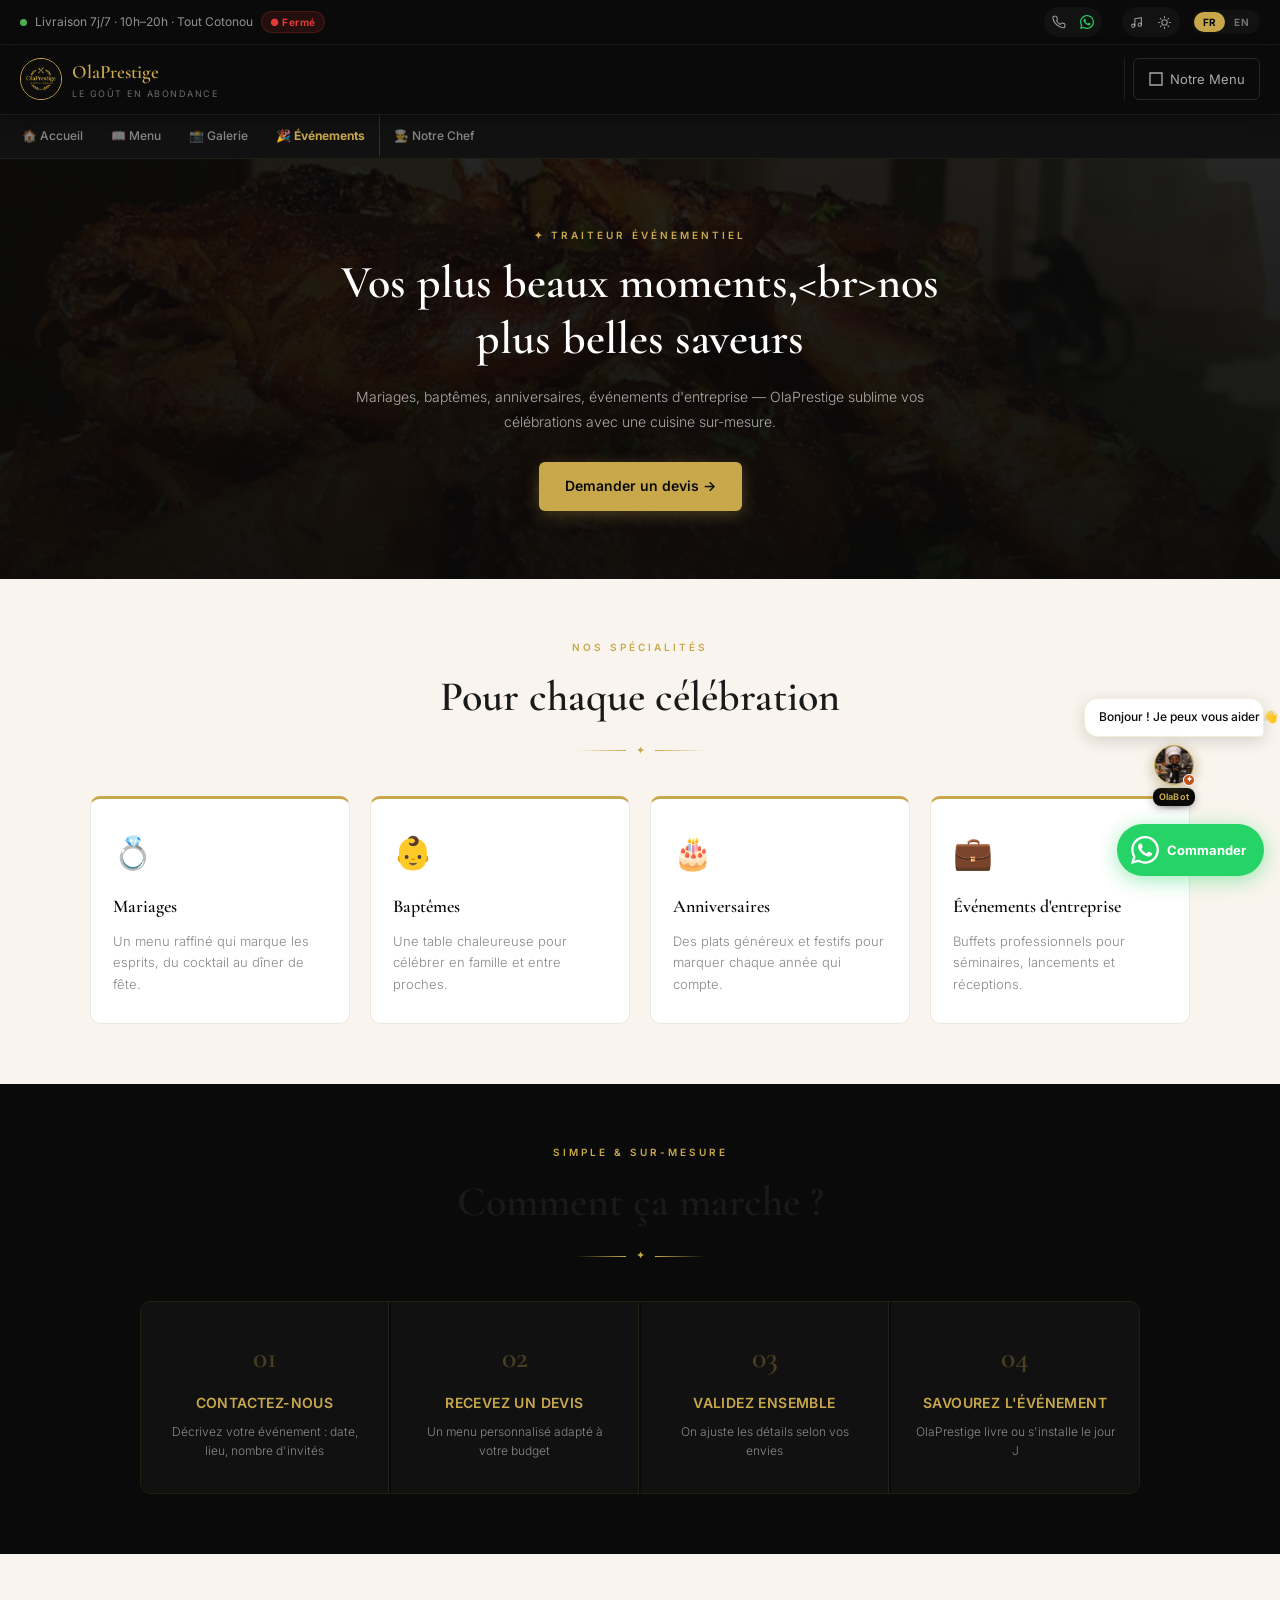
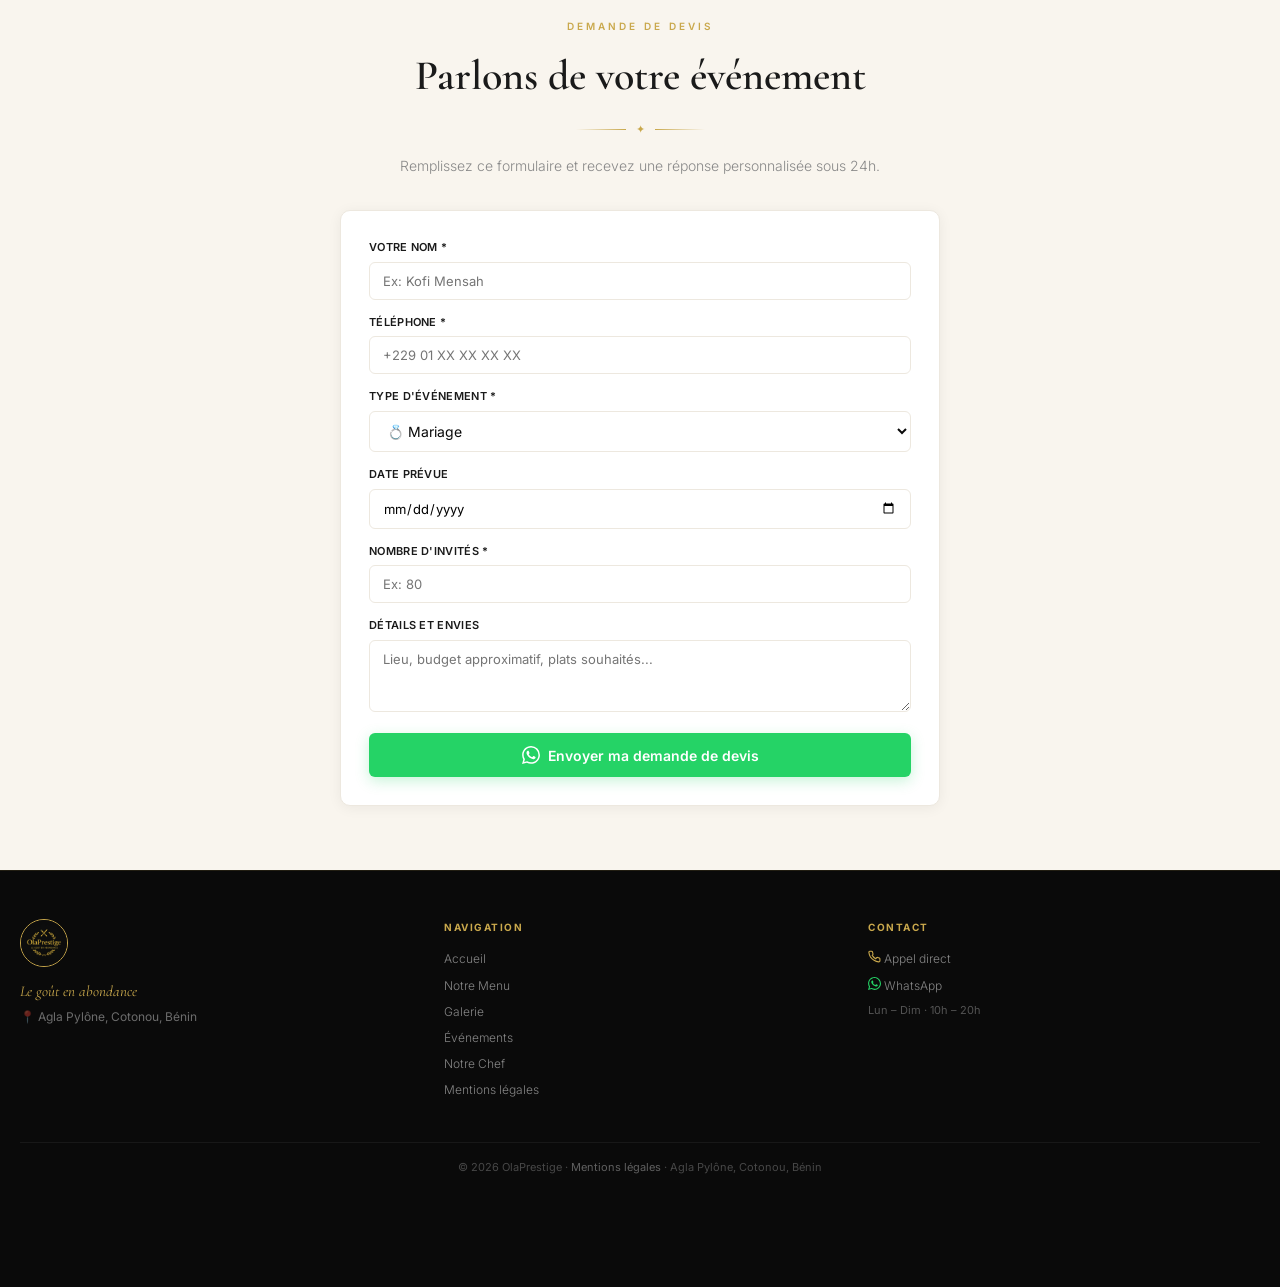
<file: evenements.html>
<!DOCTYPE html>
<html lang="fr">
<head>
  <meta charset="UTF-8">
  <meta name="viewport" content="width=device-width, initial-scale=1.0">
  <title>Événements & Traiteur — OlaPrestige | Mariages, Baptêmes, Buffets à Cotonou</title>
  <meta name="description" content="OlaPrestige traiteur événementiel à Cotonou — mariages, baptêmes, anniversaires, buffets d'entreprise. Devis personnalisé selon votre nombre d'invités.">
  <link href="https://fonts.googleapis.com/css2?family=Cormorant+Garamond:ital,wght@0,500;0,600;0,700;1,500&family=Inter:wght@300;400;500;600&display=swap" rel="stylesheet">
  <link rel="icon" href="logo.png">
  <link rel="stylesheet" href="style.css">
</head>
<body data-page="evenements">

<!-- TOPBAR -->
<div class="topbar">
  <div class="topbar-left">
    <span class="live-dot"></span>
    <span>Livraison 7j/7 · 10h–20h · Tout Cotonou</span>
    <span class="status-pill" id="statusPill"></span>
  </div>
  <div class="topbar-right">
    <div class="topbar-group">
      <a href="tel:+2290141239272" class="t-icon" aria-label="Appeler">
        <svg width="14" height="14" viewBox="0 0 24 24" fill="none" stroke="currentColor" stroke-width="2" stroke-linecap="round"><path d="M22 16.92v3a2 2 0 0 1-2.18 2 19.79 19.79 0 0 1-8.63-3.07A19.5 19.5 0 0 1 4.69 13.1a19.79 19.79 0 0 1-3.07-8.67A2 2 0 0 1 3.4 2.18h3a2 2 0 0 1 2 1.72c.127.96.361 1.903.7 2.81a2 2 0 0 1-.45 2.11L7.91 9.91a16 16 0 0 0 6.18 6.18l1.79-1.79a2 2 0 0 1 2.11-.45c.907.339 1.85.573 2.81.7A2 2 0 0 1 22 16.92z"/></svg>
      </a>
      <a href="https://wa.me/2290152372275" target="_blank" class="t-icon" aria-label="WhatsApp">
        <svg width="14" height="14" viewBox="0 0 24 24" fill="#25D366"><path d="M17.472 14.382c-.297-.149-1.758-.867-2.03-.967-.273-.099-.471-.148-.67.15-.197.297-.767.966-.94 1.164-.173.199-.347.223-.644.075-.297-.15-1.255-.463-2.39-1.475-.883-.788-1.48-1.761-1.653-2.059-.173-.297-.018-.458.13-.606.134-.133.298-.347.446-.52.149-.174.198-.298.298-.497.099-.198.05-.371-.025-.52-.075-.149-.669-1.612-.916-2.207-.242-.579-.487-.5-.669-.51-.173-.008-.371-.01-.57-.01-.198 0-.52.074-.792.372-.272.297-1.04 1.016-1.04 2.479 0 1.462 1.065 2.875 1.213 3.074.149.198 2.096 3.2 5.077 4.487.709.306 1.262.489 1.694.625.712.227 1.36.195 1.871.118.571-.085 1.758-.719 2.006-1.413.248-.694.248-1.289.173-1.413-.074-.124-.272-.198-.57-.347m-5.421 7.403h-.004a9.87 9.87 0 0 1-5.031-1.378l-.361-.214-3.741.982.998-3.648-.235-.374a9.86 9.86 0 0 1-1.51-5.26c.001-5.45 4.436-9.884 9.888-9.884 2.64 0 5.122 1.03 6.988 2.898a9.825 9.825 0 0 1 2.893 6.994c-.003 5.45-4.437 9.884-9.885 9.884m8.413-18.297A11.815 11.815 0 0 0 12.05 0C5.495 0 .16 5.335.157 11.892c0 2.096.547 4.142 1.588 5.945L.057 24l6.305-1.654a11.882 11.882 0 0 0 5.683 1.448h.005c6.554 0 11.89-5.335 11.893-11.893a11.821 11.821 0 0 0-3.48-8.413z"/></svg>
      </a>
    </div>
    <div class="topbar-group">
      <button class="ctrl-btn" id="musicBtn" onclick="toggleMusic()" title="Musique d'ambiance" aria-label="Musique">
        <svg id="musicIcon" width="13" height="13" viewBox="0 0 24 24" fill="none" stroke="currentColor" stroke-width="2" stroke-linecap="round"><path d="M9 18V5l12-2v13"/><circle cx="6" cy="18" r="3"/><circle cx="18" cy="16" r="3"/></svg>
      </button>
      <button class="ctrl-btn" id="themeBtn" onclick="toggleTheme()" title="Mode clair/sombre" aria-label="Thème">
        <svg id="themeIcon" width="13" height="13" viewBox="0 0 24 24" fill="none" stroke="currentColor" stroke-width="2" stroke-linecap="round"><circle cx="12" cy="12" r="5"/><line x1="12" y1="1" x2="12" y2="3"/><line x1="12" y1="21" x2="12" y2="23"/><line x1="4.22" y1="4.22" x2="5.64" y2="5.64"/><line x1="18.36" y1="18.36" x2="19.78" y2="19.78"/><line x1="1" y1="12" x2="3" y2="12"/><line x1="21" y1="12" x2="23" y2="12"/><line x1="4.22" y1="19.78" x2="5.64" y2="18.36"/><line x1="18.36" y1="5.64" x2="19.78" y2="4.22"/></svg>
      </button>
    </div>
    <div class="lang-sw">
      <button class="lang-btn on" id="btnFR" onclick="setLang('fr')">FR</button>
      <button class="lang-btn" id="btnEN" onclick="setLang('en')">EN</button>
    </div>
  </div>
</div>

<!-- HEADER -->
<header class="hdr" id="hdr">
  <div class="hdr-in">
    <a href="index.html" class="logo-w">
      <img src="logo.png" alt="Logo OlaPrestige" class="logo-img">
      <div>
        <div class="logo-nm">OlaPrestige</div>
        <div class="logo-tg" data-fr="Le goût en abondance" data-en="Taste in abundance">Le goût en abondance</div>
      </div>
    </a>
    <div style="flex:1"></div>
    <div class="hdr-acts">
      <a href="menu.html" class="call-btn">
        <svg width="16" height="16" viewBox="0 0 24 24" fill="none" stroke="currentColor" stroke-width="2" stroke-linecap="round"><path d="M3 3h18v18H3z"/></svg>
        <span data-fr="Notre Menu" data-en="Our Menu">Notre Menu</span>
      </a>
    </div>
  </div>
</header>

<!-- NAV -->
<nav class="cat-nav" id="catNav">
  <div class="cat-nav-in" id="catNavIn">
    <a href="index.html" class="cat-lk" data-fr="🏠 Accueil" data-en="🏠 Home">🏠 Accueil</a>
    <a href="menu.html" class="cat-lk" data-fr="📖 Menu" data-en="📖 Menu">📖 Menu</a>
    <a href="galerie.html" class="cat-lk" data-fr="📸 Galerie" data-en="📸 Gallery">📸 Galerie</a>
    <a href="evenements.html" class="cat-lk cat-lk-home" data-fr="🎉 Événements" data-en="🎉 Events">🎉 Événements</a>
    <a href="notre-chef.html" class="cat-lk" data-fr="👨‍🍳 Notre Chef" data-en="👨‍🍳 Our Chef">👨‍🍳 Notre Chef</a>
  </div>
</nav>

<!-- HERO ÉVÉNEMENTS -->
<section class="evt-hero">
  <div class="evt-hero-bg" style="background-image:url('assets/img/cuisses-braisees/IMG-20260605-WA0001.jpg')"></div>
  <div class="evt-hero-overlay"></div>
  <div class="evt-hero-in">
    <p class="cat-ey" data-fr="✦ Traiteur Événementiel" data-en="✦ Event Catering">✦ Traiteur Événementiel</p>
    <h1 class="evt-hero-ttl" data-fr="Vos plus beaux moments,<br>nos plus belles saveurs" data-en="Your finest moments,<br>our finest flavors">Vos plus beaux moments,<br>nos plus belles saveurs</h1>
    <p class="evt-hero-sub" data-fr="Mariages, baptêmes, anniversaires, événements d'entreprise — OlaPrestige sublime vos célébrations avec une cuisine sur-mesure." data-en="Weddings, christenings, birthdays, corporate events — OlaPrestige elevates your celebrations with custom cuisine.">Mariages, baptêmes, anniversaires, événements d'entreprise — OlaPrestige sublime vos célébrations avec une cuisine sur-mesure.</p>
    <a href="#devis" class="btn-gold" data-fr="Demander un devis →" data-en="Request a quote →">Demander un devis →</a>
  </div>
</section>

<!-- TYPES D'ÉVÉNEMENTS -->
<section class="evt-types">
  <div class="evt-types-in">
    <p class="cat-ey" data-fr="Nos spécialités" data-en="Our specialties">Nos spécialités</p>
    <h2 class="cat-ttl" data-fr="Pour chaque célébration" data-en="For every celebration">Pour chaque célébration</h2>
    <div class="cat-div"><span>✦</span></div>

    <div class="evt-grid">
      <div class="evt-card">
        <div class="evt-card-icon">💍</div>
        <h3 data-fr="Mariages" data-en="Weddings">Mariages</h3>
        <p data-fr="Un menu raffiné qui marque les esprits, du cocktail au dîner de fête." data-en="A refined menu that leaves a lasting impression, from cocktail to wedding dinner.">Un menu raffiné qui marque les esprits, du cocktail au dîner de fête.</p>
      </div>
      <div class="evt-card">
        <div class="evt-card-icon">👶</div>
        <h3 data-fr="Baptêmes" data-en="Christenings">Baptêmes</h3>
        <p data-fr="Une table chaleureuse pour célébrer en famille et entre proches." data-en="A warm table to celebrate with family and loved ones.">Une table chaleureuse pour célébrer en famille et entre proches.</p>
      </div>
      <div class="evt-card">
        <div class="evt-card-icon">🎂</div>
        <h3 data-fr="Anniversaires" data-en="Birthdays">Anniversaires</h3>
        <p data-fr="Des plats généreux et festifs pour marquer chaque année qui compte." data-en="Generous, festive dishes to mark every meaningful year.">Des plats généreux et festifs pour marquer chaque année qui compte.</p>
      </div>
      <div class="evt-card">
        <div class="evt-card-icon">💼</div>
        <h3 data-fr="Événements d'entreprise" data-en="Corporate events">Événements d'entreprise</h3>
        <p data-fr="Buffets professionnels pour séminaires, lancements et réceptions." data-en="Professional buffets for seminars, launches and receptions.">Buffets professionnels pour séminaires, lancements et réceptions.</p>
      </div>
    </div>
  </div>
</section>

<!-- COMMENT ÇA MARCHE -->
<section class="evt-how">
  <div class="evt-how-in">
    <p class="cat-ey light" data-fr="Simple & sur-mesure" data-en="Simple & tailored">Simple & sur-mesure</p>
    <h2 class="cat-ttl light" data-fr="Comment ça marche ?" data-en="How it works">Comment ça marche ?</h2>
    <div class="cat-div light"><span>✦</span></div>

    <div class="evt-steps">
      <div class="evt-step">
        <div class="evt-step-n">01</div>
        <h4 data-fr="Contactez-nous" data-en="Contact us">Contactez-nous</h4>
        <p data-fr="Décrivez votre événement : date, lieu, nombre d'invités" data-en="Describe your event: date, location, guest count">Décrivez votre événement : date, lieu, nombre d'invités</p>
      </div>
      <div class="evt-step">
        <div class="evt-step-n">02</div>
        <h4 data-fr="Recevez un devis" data-en="Get a quote">Recevez un devis</h4>
        <p data-fr="Un menu personnalisé adapté à votre budget" data-en="A custom menu adapted to your budget">Un menu personnalisé adapté à votre budget</p>
      </div>
      <div class="evt-step">
        <div class="evt-step-n">03</div>
        <h4 data-fr="Validez ensemble" data-en="Confirm together">Validez ensemble</h4>
        <p data-fr="On ajuste les détails selon vos envies" data-en="We adjust details to your preferences">On ajuste les détails selon vos envies</p>
      </div>
      <div class="evt-step">
        <div class="evt-step-n">04</div>
        <h4 data-fr="Savourez l'événement" data-en="Enjoy the event">Savourez l'événement</h4>
        <p data-fr="OlaPrestige livre ou s'installe le jour J" data-en="OlaPrestige delivers or sets up on the day">OlaPrestige livre ou s'installe le jour J</p>
      </div>
    </div>
  </div>
</section>

<!-- FORMULAIRE DEVIS -->
<section class="evt-devis" id="devis">
  <div class="evt-devis-in">
    <p class="cat-ey" data-fr="Demande de devis" data-en="Quote request">Demande de devis</p>
    <h2 class="cat-ttl" data-fr="Parlons de votre événement" data-en="Let's talk about your event">Parlons de votre événement</h2>
    <div class="cat-div"><span>✦</span></div>
    <p class="evt-devis-sub" data-fr="Remplissez ce formulaire et recevez une réponse personnalisée sous 24h." data-en="Fill out this form and receive a personalized response within 24h.">Remplissez ce formulaire et recevez une réponse personnalisée sous 24h.</p>

    <div class="evt-form">
      <div class="fg">
        <label data-fr="Votre nom *" data-en="Your name *">Votre nom *</label>
        <input type="text" id="evtName" placeholder="Ex: Kofi Mensah">
      </div>
      <div class="fg">
        <label data-fr="Téléphone *" data-en="Phone *">Téléphone *</label>
        <input type="tel" id="evtPhone" placeholder="+229 01 XX XX XX XX">
      </div>
      <div class="fg">
        <label data-fr="Type d'événement *" data-en="Event type *">Type d'événement *</label>
        <select id="evtType">
          <option value="Mariage" data-fr="💍 Mariage" data-en="💍 Wedding">💍 Mariage</option>
          <option value="Baptême" data-fr="👶 Baptême" data-en="👶 Christening">👶 Baptême</option>
          <option value="Anniversaire" data-fr="🎂 Anniversaire" data-en="🎂 Birthday">🎂 Anniversaire</option>
          <option value="Entreprise" data-fr="💼 Événement d'entreprise" data-en="💼 Corporate event">💼 Événement d'entreprise</option>
          <option value="Autre" data-fr="✦ Autre" data-en="✦ Other">✦ Autre</option>
        </select>
      </div>
      <div class="fg">
        <label data-fr="Date prévue" data-en="Planned date">Date prévue</label>
        <input type="date" id="evtDate">
      </div>
      <div class="fg">
        <label data-fr="Nombre d'invités *" data-en="Number of guests *">Nombre d'invités *</label>
        <input type="number" id="evtGuests" placeholder="Ex: 80">
      </div>
      <div class="fg">
        <label data-fr="Détails et envies" data-en="Details and preferences">Détails et envies</label>
        <textarea id="evtDetails" data-placeholder-fr="Lieu, budget approximatif, plats souhaités..." data-placeholder-en="Location, approximate budget, desired dishes..." placeholder="Lieu, budget approximatif, plats souhaités..."></textarea>
      </div>
      <button class="btn-wa" onclick="sendEvtQuote()">
        <svg width="18" height="18" viewBox="0 0 24 24" fill="white"><path d="M17.472 14.382c-.297-.149-1.758-.867-2.03-.967-.273-.099-.471-.148-.67.15-.197.297-.767.966-.94 1.164-.173.199-.347.223-.644.075-.297-.15-1.255-.463-2.39-1.475-.883-.788-1.48-1.761-1.653-2.059-.173-.297-.018-.458.13-.606.134-.133.298-.347.446-.52.149-.174.198-.298.298-.497.099-.198.05-.371-.025-.52-.075-.149-.669-1.612-.916-2.207-.242-.579-.487-.5-.669-.51-.173-.008-.371-.01-.57-.01-.198 0-.52.074-.792.372-.272.297-1.04 1.016-1.04 2.479 0 1.462 1.065 2.875 1.213 3.074.149.198 2.096 3.2 5.077 4.487.709.306 1.262.489 1.694.625.712.227 1.36.195 1.871.118.571-.085 1.758-.719 2.006-1.413.248-.694.248-1.289.173-1.413-.074-.124-.272-.198-.57-.347m-5.421 7.403h-.004a9.87 9.87 0 0 1-5.031-1.378l-.361-.214-3.741.982.998-3.648-.235-.374a9.86 9.86 0 0 1-1.51-5.26c.001-5.45 4.436-9.884 9.888-9.884 2.64 0 5.122 1.03 6.988 2.898a9.825 9.825 0 0 1 2.893 6.994c-.003 5.45-4.437 9.884-9.885 9.884m8.413-18.297A11.815 11.815 0 0 0 12.05 0C5.495 0 .16 5.335.157 11.892c0 2.096.547 4.142 1.588 5.945L.057 24l6.305-1.654a11.882 11.882 0 0 0 5.683 1.448h.005c6.554 0 11.89-5.335 11.893-11.893a11.821 11.821 0 0 0-3.48-8.413z"/></svg>
        <span data-fr="Envoyer ma demande de devis" data-en="Send my quote request">Envoyer ma demande de devis</span>
      </button>
    </div>
  </div>
</section>

<!-- FOOTER -->
<footer class="ftr">
  <div class="ftr-in">
    <div>
      <img src="logo.png" alt="OlaPrestige" class="ftr-logo">
      <p class="ftr-tag" data-fr="Le goût en abondance" data-en="Taste in abundance">Le goût en abondance</p>
      <p class="ftr-addr">📍 Agla Pylône, Cotonou, Bénin</p>
    </div>
    <div class="ftr-col">
      <h5 data-fr="Navigation" data-en="Navigation">Navigation</h5>
      <a href="index.html" data-fr="Accueil" data-en="Home">Accueil</a>
      <a href="menu.html" data-fr="Notre Menu" data-en="Our Menu">Notre Menu</a>
      <a href="galerie.html" data-fr="Galerie" data-en="Gallery">Galerie</a>
      <a href="evenements.html" data-fr="Événements" data-en="Events">Événements</a>
      <a href="notre-chef.html" data-fr="Notre Chef" data-en="Our Chef">Notre Chef</a>
      <a href="legal.html" data-fr="Mentions légales" data-en="Legal">Mentions légales</a>
    </div>
    <div class="ftr-col">
      <h5 data-fr="Contact" data-en="Contact">Contact</h5>
      <a href="tel:+2290141239272" class="ftr-cl">
        <svg width="13" height="13" viewBox="0 0 24 24" fill="none" stroke="#C9A84C" stroke-width="2" stroke-linecap="round"><path d="M22 16.92v3a2 2 0 0 1-2.18 2 19.79 19.79 0 0 1-8.63-3.07A19.5 19.5 0 0 1 4.69 13.1a19.79 19.79 0 0 1-3.07-8.67A2 2 0 0 1 3.4 2.18h3a2 2 0 0 1 2 1.72c.127.96.361 1.903.7 2.81a2 2 0 0 1-.45 2.11L7.91 9.91a16 16 0 0 0 6.18 6.18l1.79-1.79a2 2 0 0 1 2.11-.45c.907.339 1.85.573 2.81.7A2 2 0 0 1 22 16.92z"/></svg>
        <span data-fr="Appel direct" data-en="Direct call">Appel direct</span>
      </a>
      <a href="https://wa.me/2290152372275" target="_blank" class="ftr-cl">
        <svg width="13" height="13" viewBox="0 0 24 24" fill="#25D366"><path d="M17.472 14.382c-.297-.149-1.758-.867-2.03-.967-.273-.099-.471-.148-.67.15-.197.297-.767.966-.94 1.164-.173.199-.347.223-.644.075-.297-.15-1.255-.463-2.39-1.475-.883-.788-1.48-1.761-1.653-2.059-.173-.297-.018-.458.13-.606.134-.133.298-.347.446-.52.149-.174.198-.298.298-.497.099-.198.05-.371-.025-.52-.075-.149-.669-1.612-.916-2.207-.242-.579-.487-.5-.669-.51-.173-.008-.371-.01-.57-.01-.198 0-.52.074-.792.372-.272.297-1.04 1.016-1.04 2.479 0 1.462 1.065 2.875 1.213 3.074.149.198 2.096 3.2 5.077 4.487.709.306 1.262.489 1.694.625.712.227 1.36.195 1.871.118.571-.085 1.758-.719 2.006-1.413.248-.694.248-1.289.173-1.413-.074-.124-.272-.198-.57-.347m-5.421 7.403h-.004a9.87 9.87 0 0 1-5.031-1.378l-.361-.214-3.741.982.998-3.648-.235-.374a9.86 9.86 0 0 1-1.51-5.26c.001-5.45 4.436-9.884 9.888-9.884 2.64 0 5.122 1.03 6.988 2.898a9.825 9.825 0 0 1 2.893 6.994c-.003 5.45-4.437 9.884-9.885 9.884m8.413-18.297A11.815 11.815 0 0 0 12.05 0C5.495 0 .16 5.335.157 11.892c0 2.096.547 4.142 1.588 5.945L.057 24l6.305-1.654a11.882 11.882 0 0 0 5.683 1.448h.005c6.554 0 11.89-5.335 11.893-11.893a11.821 11.821 0 0 0-3.48-8.413z"/></svg>
        WhatsApp
      </a>
      <p class="ftr-hrs" data-fr="Lun – Dim · 10h – 20h" data-en="Mon – Sun · 10am – 8pm">Lun – Dim · 10h – 20h</p>
    </div>
  </div>
  <div class="ftr-bot">© 2026 OlaPrestige · <a href="legal.html" style="color:rgba(255,255,255,0.35);text-decoration:none;">Mentions légales</a> · Agla Pylône, Cotonou, Bénin</div>
</footer>

<script src="main.js"></script>
<script src="olabot.js"></script>
<script>
function sendEvtQuote() {
  const name    = document.getElementById('evtName').value.trim();
  const phone   = document.getElementById('evtPhone').value.trim();
  const type    = document.getElementById('evtType').value;
  const date    = document.getElementById('evtDate').value;
  const guests  = document.getElementById('evtGuests').value.trim();
  const details = document.getElementById('evtDetails').value.trim();

  if (!name)   { alert('Merci d\\'indiquer votre nom'); return; }
  if (!phone)  { alert('Merci d\\'indiquer votre téléphone'); return; }
  if (!guests) { alert('Merci d\\'indiquer le nombre d\\'invités'); return; }

  let msg = '🎉 *DEMANDE DE DEVIS ÉVÉNEMENT — OlaPrestige*\\n\\n';
  msg += `👤 *Nom :* ${name}\\n`;
  msg += `📞 *Téléphone :* ${phone}\\n`;
  msg += `🎊 *Type d'événement :* ${type}\\n`;
  if (date) msg += `📅 *Date prévue :* ${date}\\n`;
  msg += `👥 *Nombre d'invités :* ${guests}\\n`;
  if (details) msg += `\\n📝 *Détails :* ${details}\\n`;
  msg += '\\n_Demande envoyée via olaprestige.netlify.app/evenements_';

  window.open('https://wa.me/2290152372275?text=' + encodeURIComponent(msg), '_blank');
}
</script>
</body>
</html>
</file>
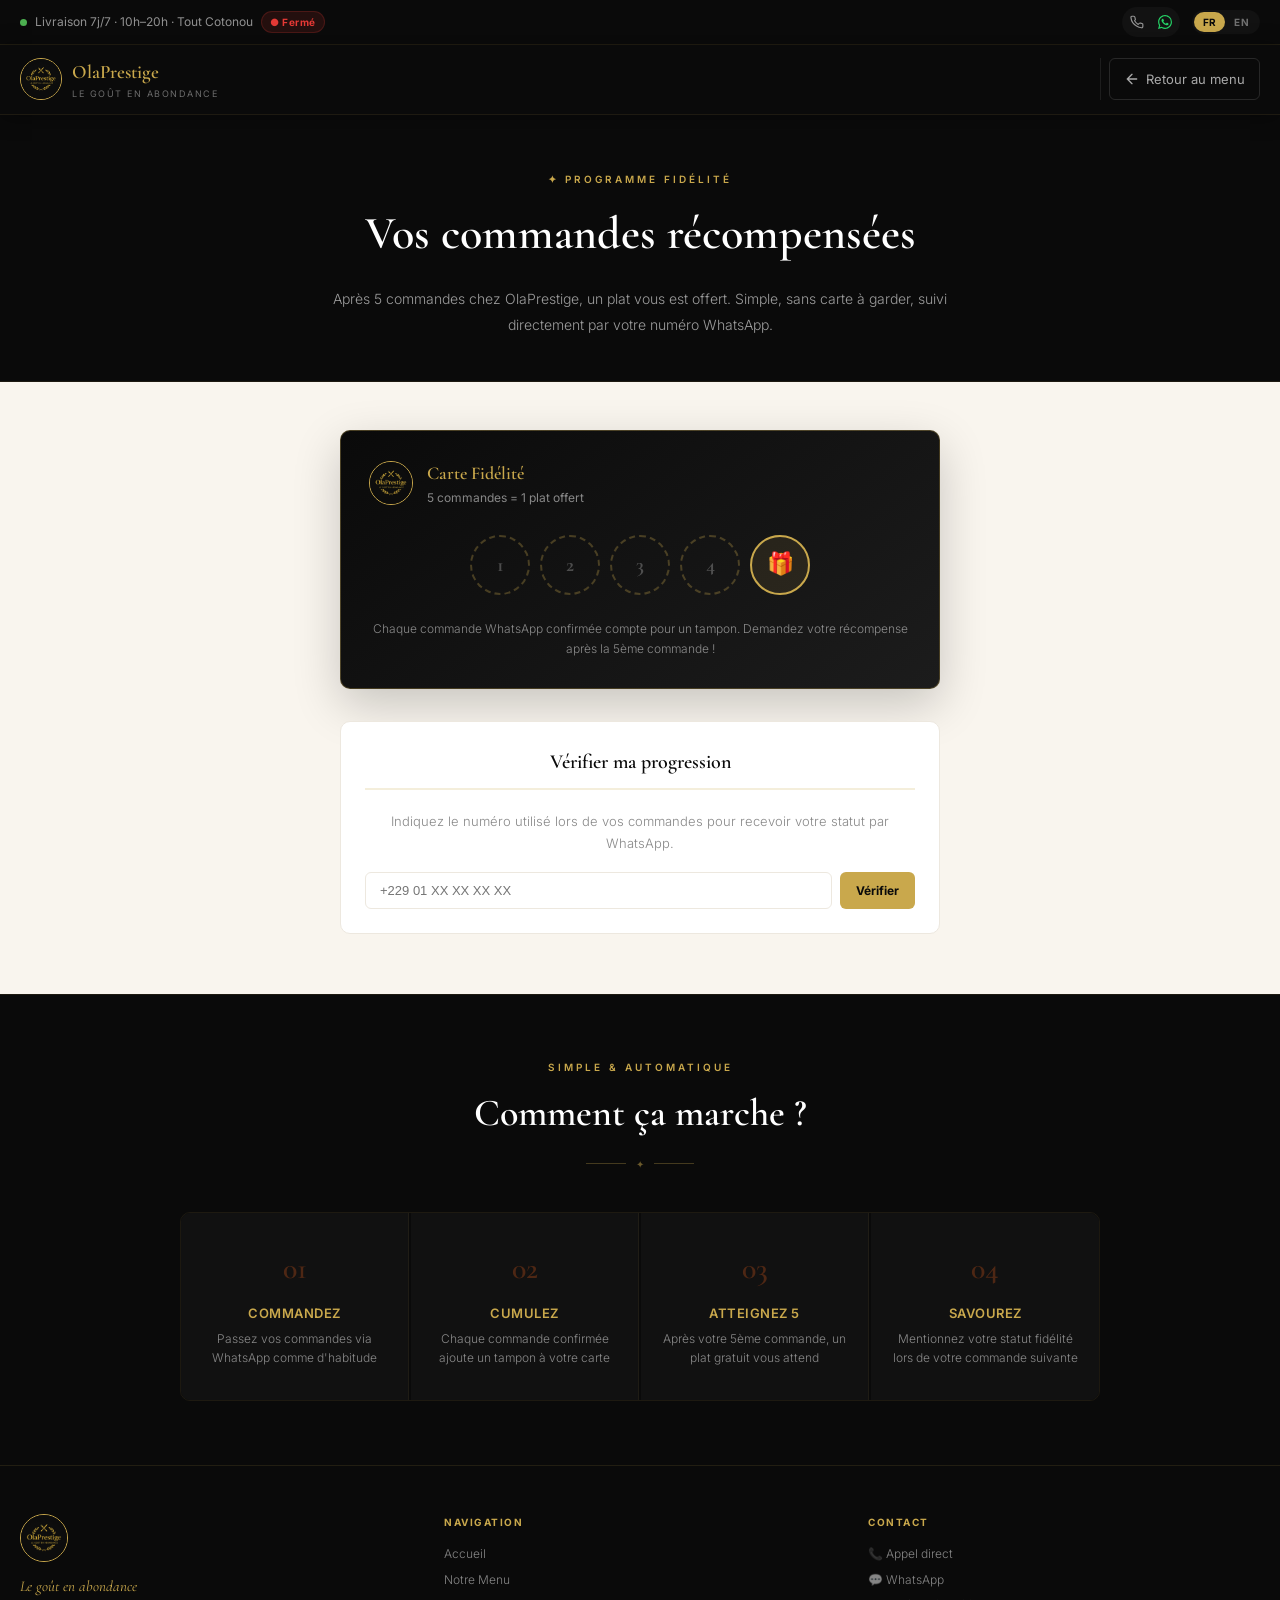
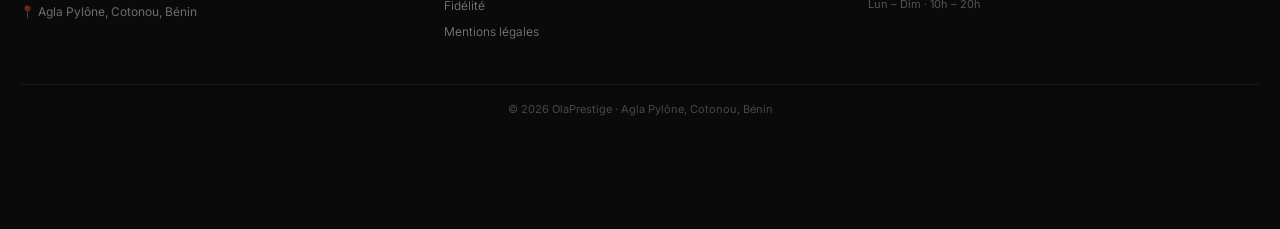
<file: fidelite.html>
<!DOCTYPE html>
<html lang="fr">
<head>
  <meta charset="UTF-8">
  <meta name="viewport" content="width=device-width, initial-scale=1.0">
  <title>Programme Fidélité — OlaPrestige | 5 commandes = 1 plat offert</title>
  <meta name="description" content="Rejoignez le programme de fidélité OlaPrestige : après 5 commandes, recevez un plat offert.">
  <link href="https://fonts.googleapis.com/css2?family=Cormorant+Garamond:ital,wght@0,500;0,600;0,700;1,500&family=Inter:wght@300;400;500;600&display=swap" rel="stylesheet">
  <link rel="icon" href="logo.png">
  <link rel="stylesheet" href="style.css">
</head>
<body data-page="fidelite">

<!-- TOPBAR -->
<div class="topbar">
  <div class="topbar-left">
    <span class="live-dot"></span>
    <span>Livraison 7j/7 · 10h–20h · Tout Cotonou</span>
    <span class="status-pill" id="statusPill"></span>
  </div>
  <div class="topbar-right">
    <div class="topbar-group">
      <a href="tel:+2290141239272" class="t-icon" aria-label="Appeler">
        <svg width="14" height="14" viewBox="0 0 24 24" fill="none" stroke="currentColor" stroke-width="2" stroke-linecap="round"><path d="M22 16.92v3a2 2 0 0 1-2.18 2 19.79 19.79 0 0 1-8.63-3.07A19.5 19.5 0 0 1 4.69 13.1a19.79 19.79 0 0 1-3.07-8.67A2 2 0 0 1 3.4 2.18h3a2 2 0 0 1 2 1.72c.127.96.361 1.903.7 2.81a2 2 0 0 1-.45 2.11L7.91 9.91a16 16 0 0 0 6.18 6.18l1.79-1.79a2 2 0 0 1 2.11-.45c.907.339 1.85.573 2.81.7A2 2 0 0 1 22 16.92z"/></svg>
      </a>
      <a href="https://wa.me/2290152372275" target="_blank" class="t-icon" aria-label="WhatsApp">
        <svg width="14" height="14" viewBox="0 0 24 24" fill="#25D366"><path d="M17.472 14.382c-.297-.149-1.758-.867-2.03-.967-.273-.099-.471-.148-.67.15-.197.297-.767.966-.94 1.164-.173.199-.347.223-.644.075-.297-.15-1.255-.463-2.39-1.475-.883-.788-1.48-1.761-1.653-2.059-.173-.297-.018-.458.13-.606.134-.133.298-.347.446-.52.149-.174.198-.298.298-.497.099-.198.05-.371-.025-.52-.075-.149-.669-1.612-.916-2.207-.242-.579-.487-.5-.669-.51-.173-.008-.371-.01-.57-.01-.198 0-.52.074-.792.372-.272.297-1.04 1.016-1.04 2.479 0 1.462 1.065 2.875 1.213 3.074.149.198 2.096 3.2 5.077 4.487.709.306 1.262.489 1.694.625.712.227 1.36.195 1.871.118.571-.085 1.758-.719 2.006-1.413.248-.694.248-1.289.173-1.413-.074-.124-.272-.198-.57-.347m-5.421 7.403h-.004a9.87 9.87 0 0 1-5.031-1.378l-.361-.214-3.741.982.998-3.648-.235-.374a9.86 9.86 0 0 1-1.51-5.26c.001-5.45 4.436-9.884 9.888-9.884 2.64 0 5.122 1.03 6.988 2.898a9.825 9.825 0 0 1 2.893 6.994c-.003 5.45-4.437 9.884-9.885 9.884m8.413-18.297A11.815 11.815 0 0 0 12.05 0C5.495 0 .16 5.335.157 11.892c0 2.096.547 4.142 1.588 5.945L.057 24l6.305-1.654a11.882 11.882 0 0 0 5.683 1.448h.005c6.554 0 11.89-5.335 11.893-11.893a11.821 11.821 0 0 0-3.48-8.413z"/></svg>
      </a>
    </div>
    <div class="lang-sw">
      <button class="lang-btn on" id="btnFR" onclick="setLang('fr')">FR</button>
      <button class="lang-btn" id="btnEN" onclick="setLang('en')">EN</button>
    </div>
  </div>
</div>

<!-- HEADER -->
<header class="hdr" id="hdr">
  <div class="hdr-in">
    <a href="index.html" class="logo-w">
      <img src="logo.png" alt="Logo OlaPrestige" class="logo-img">
      <div>
        <div class="logo-nm">OlaPrestige</div>
        <div class="logo-tg" data-fr="Le goût en abondance" data-en="Taste in abundance">Le goût en abondance</div>
      </div>
    </a>
    <div style="flex:1"></div>
    <div class="hdr-acts">
      <a href="menu.html" class="call-btn">
        <svg width="16" height="16" viewBox="0 0 24 24" fill="none" stroke="currentColor" stroke-width="2" stroke-linecap="round"><path d="M19 12H5M12 5l-7 7 7 7"/></svg>
        <span data-fr="Retour au menu" data-en="Back to menu">Retour au menu</span>
      </a>
    </div>
  </div>
</header>

<!-- HERO FIDÉLITÉ -->
<section class="fid-hero">
  <div class="fid-hero-in">
    <p class="cat-ey" data-fr="✦ Programme fidélité" data-en="✦ Loyalty program">✦ Programme fidélité</p>
    <h1 class="fid-hero-ttl" data-fr="Vos commandes récompensées" data-en="Your orders rewarded">Vos commandes récompensées</h1>
    <p class="fid-hero-sub" data-fr="Après 5 commandes chez OlaPrestige, un plat vous est offert. Simple, sans carte à garder, suivi directement par votre numéro WhatsApp." data-en="After 5 orders at OlaPrestige, a dish is on us. Simple, no card to keep, tracked directly via your WhatsApp number.">Après 5 commandes chez OlaPrestige, un plat vous est offert. Simple, sans carte à garder, suivi directement par votre numéro WhatsApp.</p>
  </div>
</section>

<!-- CARTE PROGRESSION -->
<section class="fid-card-sec">
  <div class="fid-card-in">
    <div class="fid-card">
      <div class="fid-card-header">
        <img src="logo.png" alt="OlaPrestige" class="fid-card-logo">
        <div>
          <div class="fid-card-title" data-fr="Carte Fidélité" data-en="Loyalty Card">Carte Fidélité</div>
          <div class="fid-card-sub" data-fr="5 commandes = 1 plat offert" data-en="5 orders = 1 free dish">5 commandes = 1 plat offert</div>
        </div>
      </div>

      <div class="fid-stamps">
        <div class="fid-stamp" data-n="1">1</div>
        <div class="fid-stamp" data-n="2">2</div>
        <div class="fid-stamp" data-n="3">3</div>
        <div class="fid-stamp" data-n="4">4</div>
        <div class="fid-stamp fid-stamp-gift" data-n="5">🎁</div>
      </div>

      <p class="fid-card-note" data-fr="Chaque commande WhatsApp confirmée compte pour un tampon. Demandez votre récompense après la 5ème commande !" data-en="Every confirmed WhatsApp order counts as one stamp. Claim your reward after your 5th order!">Chaque commande WhatsApp confirmée compte pour un tampon. Demandez votre récompense après la 5ème commande !</p>
    </div>

    <!-- Vérification par téléphone -->
    <div class="fid-check">
      <h2 class="recap-h2" data-fr="Vérifier ma progression" data-en="Check my progress">Vérifier ma progression</h2>
      <p class="fid-check-sub" data-fr="Indiquez le numéro utilisé lors de vos commandes pour recevoir votre statut par WhatsApp." data-en="Enter the number used for your orders to receive your status via WhatsApp.">Indiquez le numéro utilisé lors de vos commandes pour recevoir votre statut par WhatsApp.</p>
      <div class="fid-check-row">
        <input type="tel" id="fidPhone" placeholder="+229 01 XX XX XX XX">
        <button class="family-notify-btn" onclick="checkFidelity()" data-fr="Vérifier" data-en="Check">Vérifier</button>
      </div>
    </div>
  </div>
</section>

<!-- COMMENT ÇA MARCHE -->
<section class="how">
  <p class="how-ey" data-fr="Simple & automatique" data-en="Simple & automatic">Simple & automatique</p>
  <h2 class="how-ttl" data-fr="Comment ça marche ?" data-en="How it works">Comment ça marche ?</h2>
  <div class="how-div"><span>✦</span></div>
  <div class="steps">
    <div class="step"><div class="step-n">01</div><h4 data-fr="Commandez" data-en="Order">Commandez</h4><p data-fr="Passez vos commandes via WhatsApp comme d'habitude" data-en="Place your orders via WhatsApp as usual">Passez vos commandes via WhatsApp comme d'habitude</p></div>
    <div class="step"><div class="step-n">02</div><h4 data-fr="Cumulez" data-en="Accumulate">Cumulez</h4><p data-fr="Chaque commande confirmée ajoute un tampon à votre carte" data-en="Each confirmed order adds a stamp to your card">Chaque commande confirmée ajoute un tampon à votre carte</p></div>
    <div class="step"><div class="step-n">03</div><h4 data-fr="Atteignez 5" data-en="Reach 5">Atteignez 5</h4><p data-fr="Après votre 5ème commande, un plat gratuit vous attend" data-en="After your 5th order, a free dish awaits you">Après votre 5ème commande, un plat gratuit vous attend</p></div>
    <div class="step"><div class="step-n">04</div><h4 data-fr="Savourez" data-en="Enjoy">Savourez</h4><p data-fr="Mentionnez votre statut fidélité lors de votre commande suivante" data-en="Mention your loyalty status on your next order">Mentionnez votre statut fidélité lors de votre commande suivante</p></div>
  </div>
</section>

<!-- FOOTER -->
<footer class="ftr">
  <div class="ftr-in">
    <div>
      <img src="logo.png" alt="OlaPrestige" class="ftr-logo">
      <p class="ftr-tag" data-fr="Le goût en abondance" data-en="Taste in abundance">Le goût en abondance</p>
      <p class="ftr-addr">📍 Agla Pylône, Cotonou, Bénin</p>
    </div>
    <div class="ftr-col">
      <h5 data-fr="Navigation" data-en="Navigation">Navigation</h5>
      <a href="index.html" data-fr="Accueil" data-en="Home">Accueil</a>
      <a href="menu.html" data-fr="Notre Menu" data-en="Our Menu">Notre Menu</a>
      <a href="fidelite.html" data-fr="Fidélité" data-en="Loyalty">Fidélité</a>
      <a href="legal.html" data-fr="Mentions légales" data-en="Legal">Mentions légales</a>
    </div>
    <div class="ftr-col">
      <h5 data-fr="Contact" data-en="Contact">Contact</h5>
      <a href="tel:+2290141239272" class="ftr-cl">📞 <span data-fr="Appel direct" data-en="Direct call">Appel direct</span></a>
      <a href="https://wa.me/2290152372275" target="_blank" class="ftr-cl">💬 WhatsApp</a>
      <p class="ftr-hrs" data-fr="Lun – Dim · 10h – 20h" data-en="Mon – Sun · 10am – 8pm">Lun – Dim · 10h – 20h</p>
    </div>
  </div>
  <div class="ftr-bot">© 2026 OlaPrestige · Agla Pylône, Cotonou, Bénin</div>
</footer>

<script src="main.js"></script>
<script>
function checkFidelity() {
  const phone = document.getElementById('fidPhone').value.trim();
  const isEn = lang === 'en';
  if (!phone) {
    toast(isEn ? '⚠️ Enter your phone number' : '⚠️ Entrez votre numéro de téléphone');
    return;
  }
  const msg = isEn
    ? `🎁 *LOYALTY CHECK* — Please tell me my order count for: ${phone}\\n\\n_Sent from olaprestige.netlify.app/fidelite_`
    : `🎁 *VÉRIFICATION FIDÉLITÉ* — Merci de me dire où j'en suis pour le numéro : ${phone}\\n\\n_Envoyé depuis olaprestige.netlify.app/fidelite_`;
  window.open('https://wa.me/2290152372275?text=' + encodeURIComponent(msg), '_blank');
}
</script>
</body>
</html>
</file>
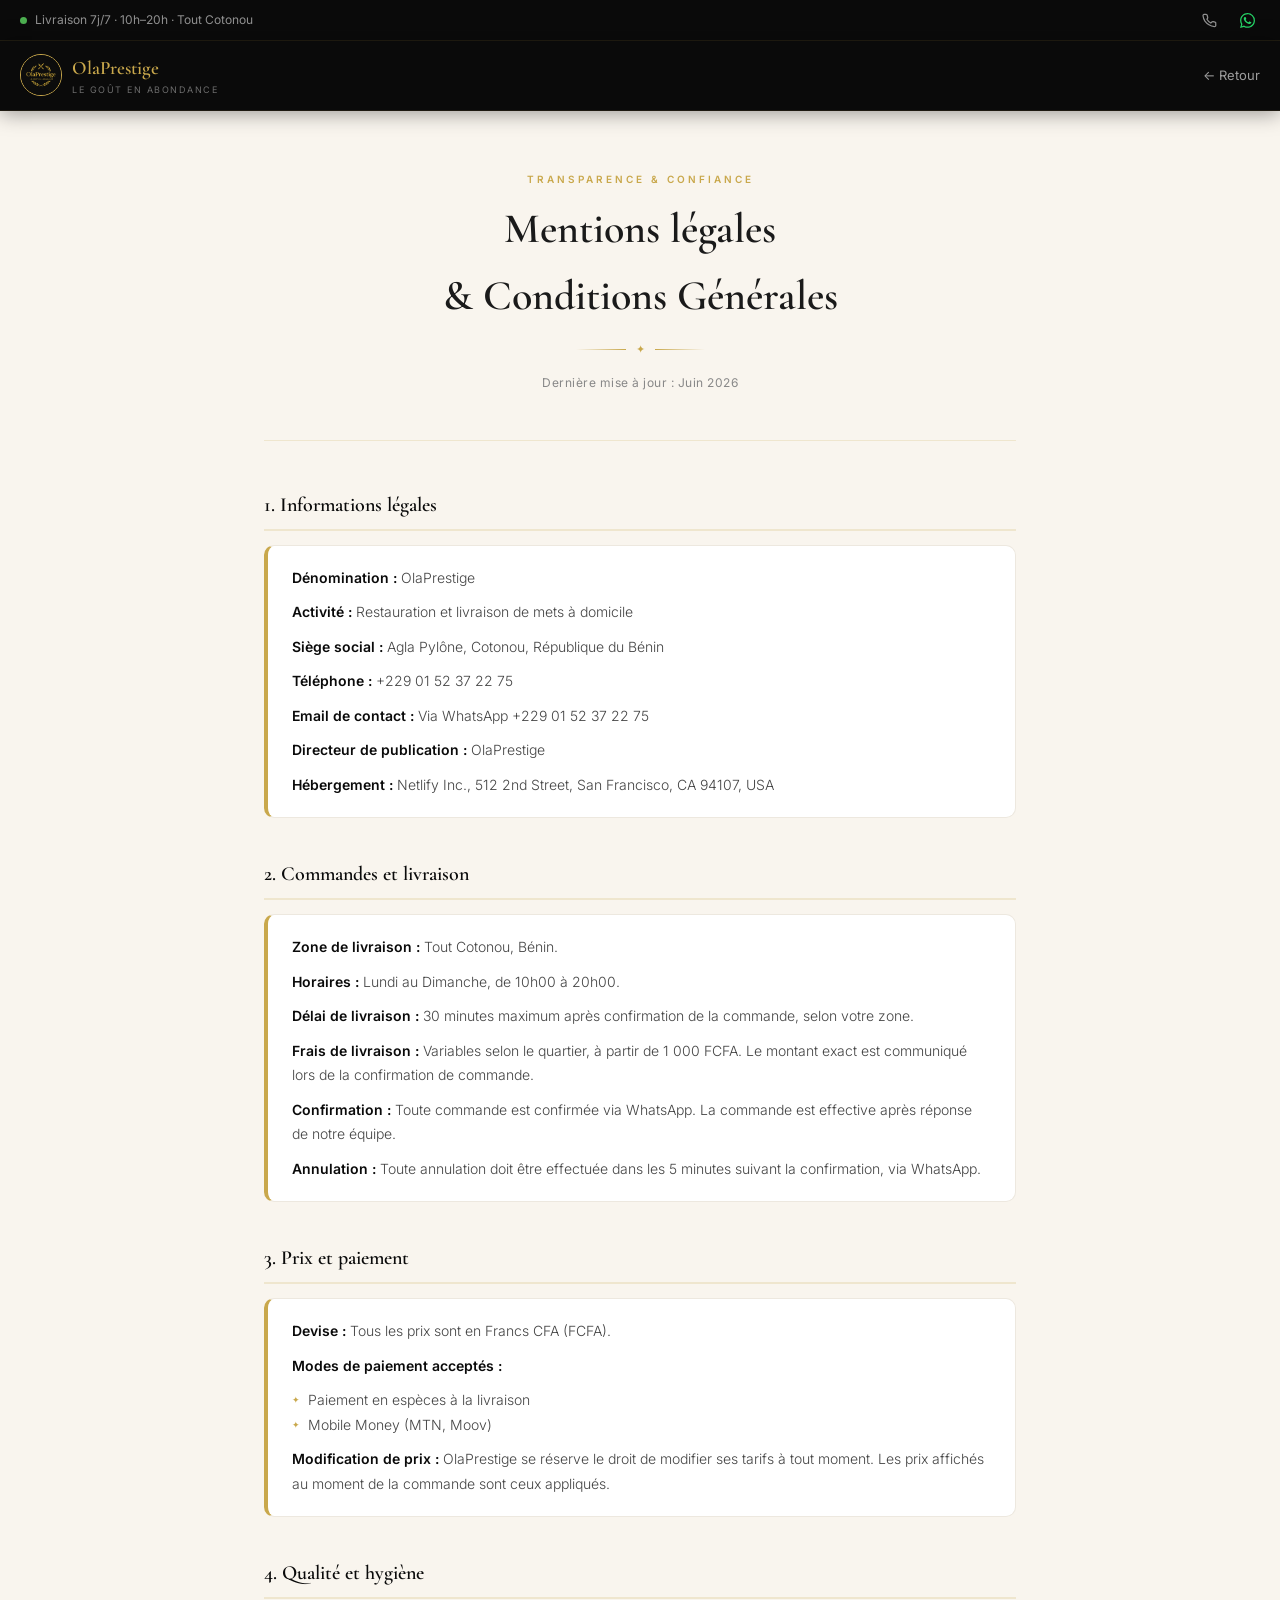
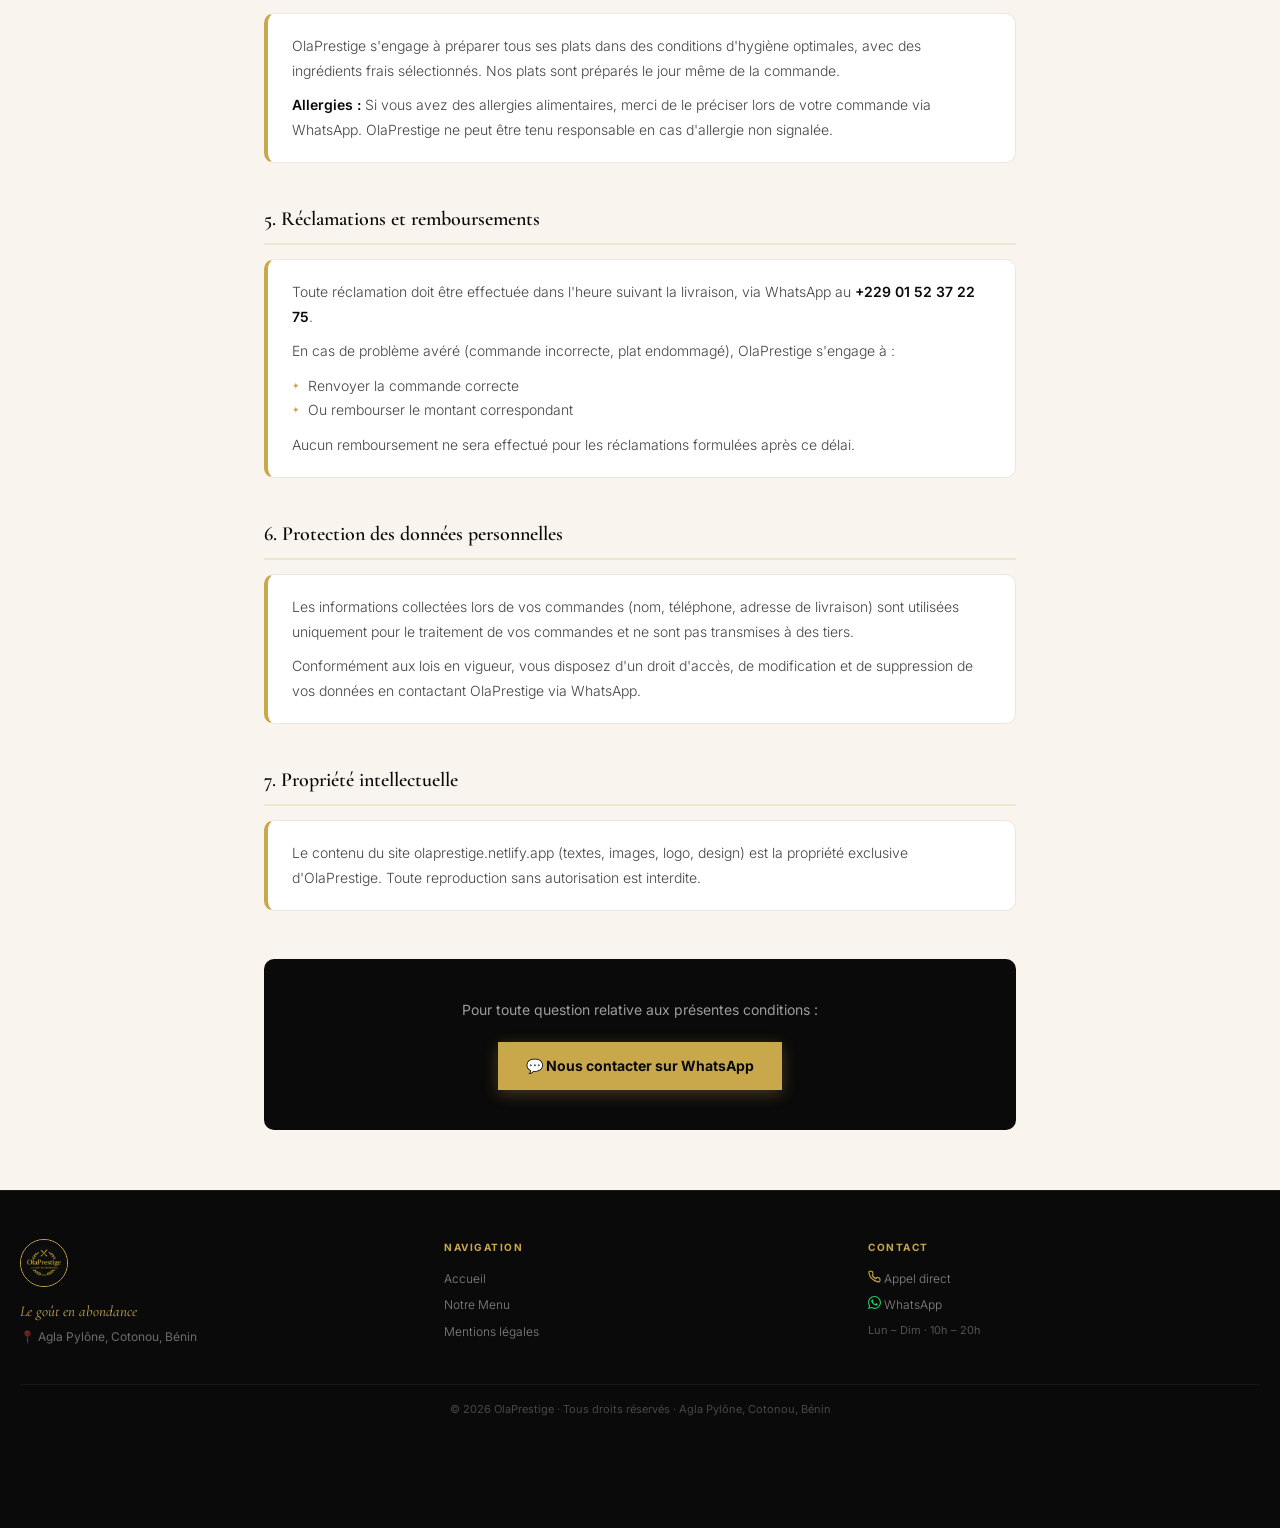
<file: legal.html>
<!DOCTYPE html>
<html lang="fr">
<head>
  <meta charset="UTF-8">
  <meta name="viewport" content="width=device-width, initial-scale=1.0">
  <title>Mentions légales & CGV — OlaPrestige</title>
  <link href="https://fonts.googleapis.com/css2?family=Cormorant+Garamond:wght@600;700&family=Inter:wght@300;400;500;600&display=swap" rel="stylesheet">
  <link rel="stylesheet" href="style.css">
</head>
<body>

<!-- TOPBAR -->
<div class="topbar">
  <div class="topbar-left">
    <span class="live-dot"></span>
    <span>Livraison 7j/7 · 10h–20h · Tout Cotonou</span>
  </div>
  <div class="topbar-right">
    <a href="tel:+2290141239272" class="t-icon" aria-label="Appeler">
      <svg width="15" height="15" viewBox="0 0 24 24" fill="none" stroke="currentColor" stroke-width="2" stroke-linecap="round"><path d="M22 16.92v3a2 2 0 0 1-2.18 2 19.79 19.79 0 0 1-8.63-3.07A19.5 19.5 0 0 1 4.69 13.1a19.79 19.79 0 0 1-3.07-8.67A2 2 0 0 1 3.4 2.18h3a2 2 0 0 1 2 1.72c.127.96.361 1.903.7 2.81a2 2 0 0 1-.45 2.11L7.91 9.91a16 16 0 0 0 6.18 6.18l1.79-1.79a2 2 0 0 1 2.11-.45c.907.339 1.85.573 2.81.7A2 2 0 0 1 22 16.92z"/></svg>
    </a>
    <a href="https://wa.me/2290152372275" target="_blank" class="t-icon" aria-label="WhatsApp">
      <svg width="15" height="15" viewBox="0 0 24 24" fill="#25D366"><path d="M17.472 14.382c-.297-.149-1.758-.867-2.03-.967-.273-.099-.471-.148-.67.15-.197.297-.767.966-.94 1.164-.173.199-.347.223-.644.075-.297-.15-1.255-.463-2.39-1.475-.883-.788-1.48-1.761-1.653-2.059-.173-.297-.018-.458.13-.606.134-.133.298-.347.446-.52.149-.174.198-.298.298-.497.099-.198.05-.371-.025-.52-.075-.149-.669-1.612-.916-2.207-.242-.579-.487-.5-.669-.51-.173-.008-.371-.01-.57-.01-.198 0-.52.074-.792.372-.272.297-1.04 1.016-1.04 2.479 0 1.462 1.065 2.875 1.213 3.074.149.198 2.096 3.2 5.077 4.487.709.306 1.262.489 1.694.625.712.227 1.36.195 1.871.118.571-.085 1.758-.719 2.006-1.413.248-.694.248-1.289.173-1.413-.074-.124-.272-.198-.57-.347m-5.421 7.403h-.004a9.87 9.87 0 0 1-5.031-1.378l-.361-.214-3.741.982.998-3.648-.235-.374a9.86 9.86 0 0 1-1.51-5.26c.001-5.45 4.436-9.884 9.888-9.884 2.64 0 5.122 1.03 6.988 2.898a9.825 9.825 0 0 1 2.893 6.994c-.003 5.45-4.437 9.884-9.885 9.884m8.413-18.297A11.815 11.815 0 0 0 12.05 0C5.495 0 .16 5.335.157 11.892c0 2.096.547 4.142 1.588 5.945L.057 24l6.305-1.654a11.882 11.882 0 0 0 5.683 1.448h.005c6.554 0 11.89-5.335 11.893-11.893a11.821 11.821 0 0 0-3.48-8.413z"/></svg>
    </a>
  </div>
</div>

<!-- HEADER -->
<header class="hdr">
  <div class="hdr-in">
    <a href="index.html" class="logo-w">
      <img src="logo.png" alt="OlaPrestige" class="logo-img">
      <div>
        <div class="logo-nm">OlaPrestige</div>
        <div class="logo-tg">Le goût en abondance</div>
      </div>
    </a>
    <div style="flex:1"></div>
    <a href="index.html" style="color:rgba(255,255,255,0.6);font-size:13px;text-decoration:none;">← Retour</a>
  </div>
</header>

<!-- CONTENU -->
<main class="legal-wrap">
  <div class="legal-in">

    <div class="legal-hero">
      <p class="cat-ey">Transparence & Confiance</p>
      <h1 class="cat-ttl">Mentions légales<br>& Conditions Générales</h1>
      <div class="cat-div"><span>✦</span></div>
      <p class="legal-date">Dernière mise à jour : Juin 2026</p>
    </div>

    <!-- MENTIONS LÉGALES -->
    <section class="legal-sec">
      <h2 class="legal-h2">1. Informations légales</h2>
      <div class="legal-block">
        <p><strong>Dénomination :</strong> OlaPrestige</p>
        <p><strong>Activité :</strong> Restauration et livraison de mets à domicile</p>
        <p><strong>Siège social :</strong> Agla Pylône, Cotonou, République du Bénin</p>
        <p><strong>Téléphone :</strong> +229 01 52 37 22 75</p>
        <p><strong>Email de contact :</strong> Via WhatsApp +229 01 52 37 22 75</p>
        <p><strong>Directeur de publication :</strong> OlaPrestige</p>
        <p><strong>Hébergement :</strong> Netlify Inc., 512 2nd Street, San Francisco, CA 94107, USA</p>
      </div>
    </section>

    <!-- COMMANDES -->
    <section class="legal-sec">
      <h2 class="legal-h2">2. Commandes et livraison</h2>
      <div class="legal-block">
        <p><strong>Zone de livraison :</strong> Tout Cotonou, Bénin.</p>
        <p><strong>Horaires :</strong> Lundi au Dimanche, de 10h00 à 20h00.</p>
        <p><strong>Délai de livraison :</strong> 30 minutes maximum après confirmation de la commande, selon votre zone.</p>
        <p><strong>Frais de livraison :</strong> Variables selon le quartier, à partir de 1 000 FCFA. Le montant exact est communiqué lors de la confirmation de commande.</p>
        <p><strong>Confirmation :</strong> Toute commande est confirmée via WhatsApp. La commande est effective après réponse de notre équipe.</p>
        <p><strong>Annulation :</strong> Toute annulation doit être effectuée dans les 5 minutes suivant la confirmation, via WhatsApp.</p>
      </div>
    </section>

    <!-- PAIEMENT -->
    <section class="legal-sec">
      <h2 class="legal-h2">3. Prix et paiement</h2>
      <div class="legal-block">
        <p><strong>Devise :</strong> Tous les prix sont en Francs CFA (FCFA).</p>
        <p><strong>Modes de paiement acceptés :</strong></p>
        <ul class="legal-ul">
          <li>Paiement en espèces à la livraison</li>
          <li>Mobile Money (MTN, Moov)</li>
        </ul>
        <p><strong>Modification de prix :</strong> OlaPrestige se réserve le droit de modifier ses tarifs à tout moment. Les prix affichés au moment de la commande sont ceux appliqués.</p>
      </div>
    </section>

    <!-- QUALITÉ -->
    <section class="legal-sec">
      <h2 class="legal-h2">4. Qualité et hygiène</h2>
      <div class="legal-block">
        <p>OlaPrestige s'engage à préparer tous ses plats dans des conditions d'hygiène optimales, avec des ingrédients frais sélectionnés. Nos plats sont préparés le jour même de la commande.</p>
        <p><strong>Allergies :</strong> Si vous avez des allergies alimentaires, merci de le préciser lors de votre commande via WhatsApp. OlaPrestige ne peut être tenu responsable en cas d'allergie non signalée.</p>
      </div>
    </section>

    <!-- RÉCLAMATIONS -->
    <section class="legal-sec">
      <h2 class="legal-h2">5. Réclamations et remboursements</h2>
      <div class="legal-block">
        <p>Toute réclamation doit être effectuée dans l'heure suivant la livraison, via WhatsApp au <strong>+229 01 52 37 22 75</strong>.</p>
        <p>En cas de problème avéré (commande incorrecte, plat endommagé), OlaPrestige s'engage à :</p>
        <ul class="legal-ul">
          <li>Renvoyer la commande correcte</li>
          <li>Ou rembourser le montant correspondant</li>
        </ul>
        <p>Aucun remboursement ne sera effectué pour les réclamations formulées après ce délai.</p>
      </div>
    </section>

    <!-- DONNÉES -->
    <section class="legal-sec">
      <h2 class="legal-h2">6. Protection des données personnelles</h2>
      <div class="legal-block">
        <p>Les informations collectées lors de vos commandes (nom, téléphone, adresse de livraison) sont utilisées uniquement pour le traitement de vos commandes et ne sont pas transmises à des tiers.</p>
        <p>Conformément aux lois en vigueur, vous disposez d'un droit d'accès, de modification et de suppression de vos données en contactant OlaPrestige via WhatsApp.</p>
      </div>
    </section>

    <!-- PROPRIÉTÉ -->
    <section class="legal-sec">
      <h2 class="legal-h2">7. Propriété intellectuelle</h2>
      <div class="legal-block">
        <p>Le contenu du site olaprestige.netlify.app (textes, images, logo, design) est la propriété exclusive d'OlaPrestige. Toute reproduction sans autorisation est interdite.</p>
      </div>
    </section>

    <div class="legal-contact">
      <p>Pour toute question relative aux présentes conditions :</p>
      <a href="https://wa.me/2290152372275" target="_blank" class="btn-gold">💬 Nous contacter sur WhatsApp</a>
    </div>

  </div>
</main>

<!-- FOOTER -->
<footer class="ftr">
  <div class="ftr-in">
    <div>
      <img src="logo.png" alt="OlaPrestige" class="ftr-logo">
      <p class="ftr-tag">Le goût en abondance</p>
      <p class="ftr-addr">📍 Agla Pylône, Cotonou, Bénin</p>
    </div>
    <div class="ftr-col">
      <h5>Navigation</h5>
      <a href="index.html">Accueil</a>
      <a href="menu.html">Notre Menu</a>
      <a href="legal.html">Mentions légales</a>
    </div>
    <div class="ftr-col">
      <h5>Contact</h5>
      <a href="tel:+2290141239272" class="ftr-cl">
        <svg width="13" height="13" viewBox="0 0 24 24" fill="none" stroke="#C9A84C" stroke-width="2" stroke-linecap="round"><path d="M22 16.92v3a2 2 0 0 1-2.18 2 19.79 19.79 0 0 1-8.63-3.07A19.5 19.5 0 0 1 4.69 13.1a19.79 19.79 0 0 1-3.07-8.67A2 2 0 0 1 3.4 2.18h3a2 2 0 0 1 2 1.72c.127.96.361 1.903.7 2.81a2 2 0 0 1-.45 2.11L7.91 9.91a16 16 0 0 0 6.18 6.18l1.79-1.79a2 2 0 0 1 2.11-.45c.907.339 1.85.573 2.81.7A2 2 0 0 1 22 16.92z"/></svg>
        Appel direct
      </a>
      <a href="https://wa.me/2290152372275" target="_blank" class="ftr-cl">
        <svg width="13" height="13" viewBox="0 0 24 24" fill="#25D366"><path d="M17.472 14.382c-.297-.149-1.758-.867-2.03-.967-.273-.099-.471-.148-.67.15-.197.297-.767.966-.94 1.164-.173.199-.347.223-.644.075-.297-.15-1.255-.463-2.39-1.475-.883-.788-1.48-1.761-1.653-2.059-.173-.297-.018-.458.13-.606.134-.133.298-.347.446-.52.149-.174.198-.298.298-.497.099-.198.05-.371-.025-.52-.075-.149-.669-1.612-.916-2.207-.242-.579-.487-.5-.669-.51-.173-.008-.371-.01-.57-.01-.198 0-.52.074-.792.372-.272.297-1.04 1.016-1.04 2.479 0 1.462 1.065 2.875 1.213 3.074.149.198 2.096 3.2 5.077 4.487.709.306 1.262.489 1.694.625.712.227 1.36.195 1.871.118.571-.085 1.758-.719 2.006-1.413.248-.694.248-1.289.173-1.413-.074-.124-.272-.198-.57-.347m-5.421 7.403h-.004a9.87 9.87 0 0 1-5.031-1.378l-.361-.214-3.741.982.998-3.648-.235-.374a9.86 9.86 0 0 1-1.51-5.26c.001-5.45 4.436-9.884 9.888-9.884 2.64 0 5.122 1.03 6.988 2.898a9.825 9.825 0 0 1 2.893 6.994c-.003 5.45-4.437 9.884-9.885 9.884m8.413-18.297A11.815 11.815 0 0 0 12.05 0C5.495 0 .16 5.335.157 11.892c0 2.096.547 4.142 1.588 5.945L.057 24l6.305-1.654a11.882 11.882 0 0 0 5.683 1.448h.005c6.554 0 11.89-5.335 11.893-11.893a11.821 11.821 0 0 0-3.48-8.413z"/></svg>
        WhatsApp
      </a>
      <p class="ftr-hrs">Lun – Dim · 10h – 20h</p>
    </div>
  </div>
  <div class="ftr-bot">© 2026 OlaPrestige · Tous droits réservés · Agla Pylône, Cotonou, Bénin</div>
</footer>

</body>
</html>
</file>
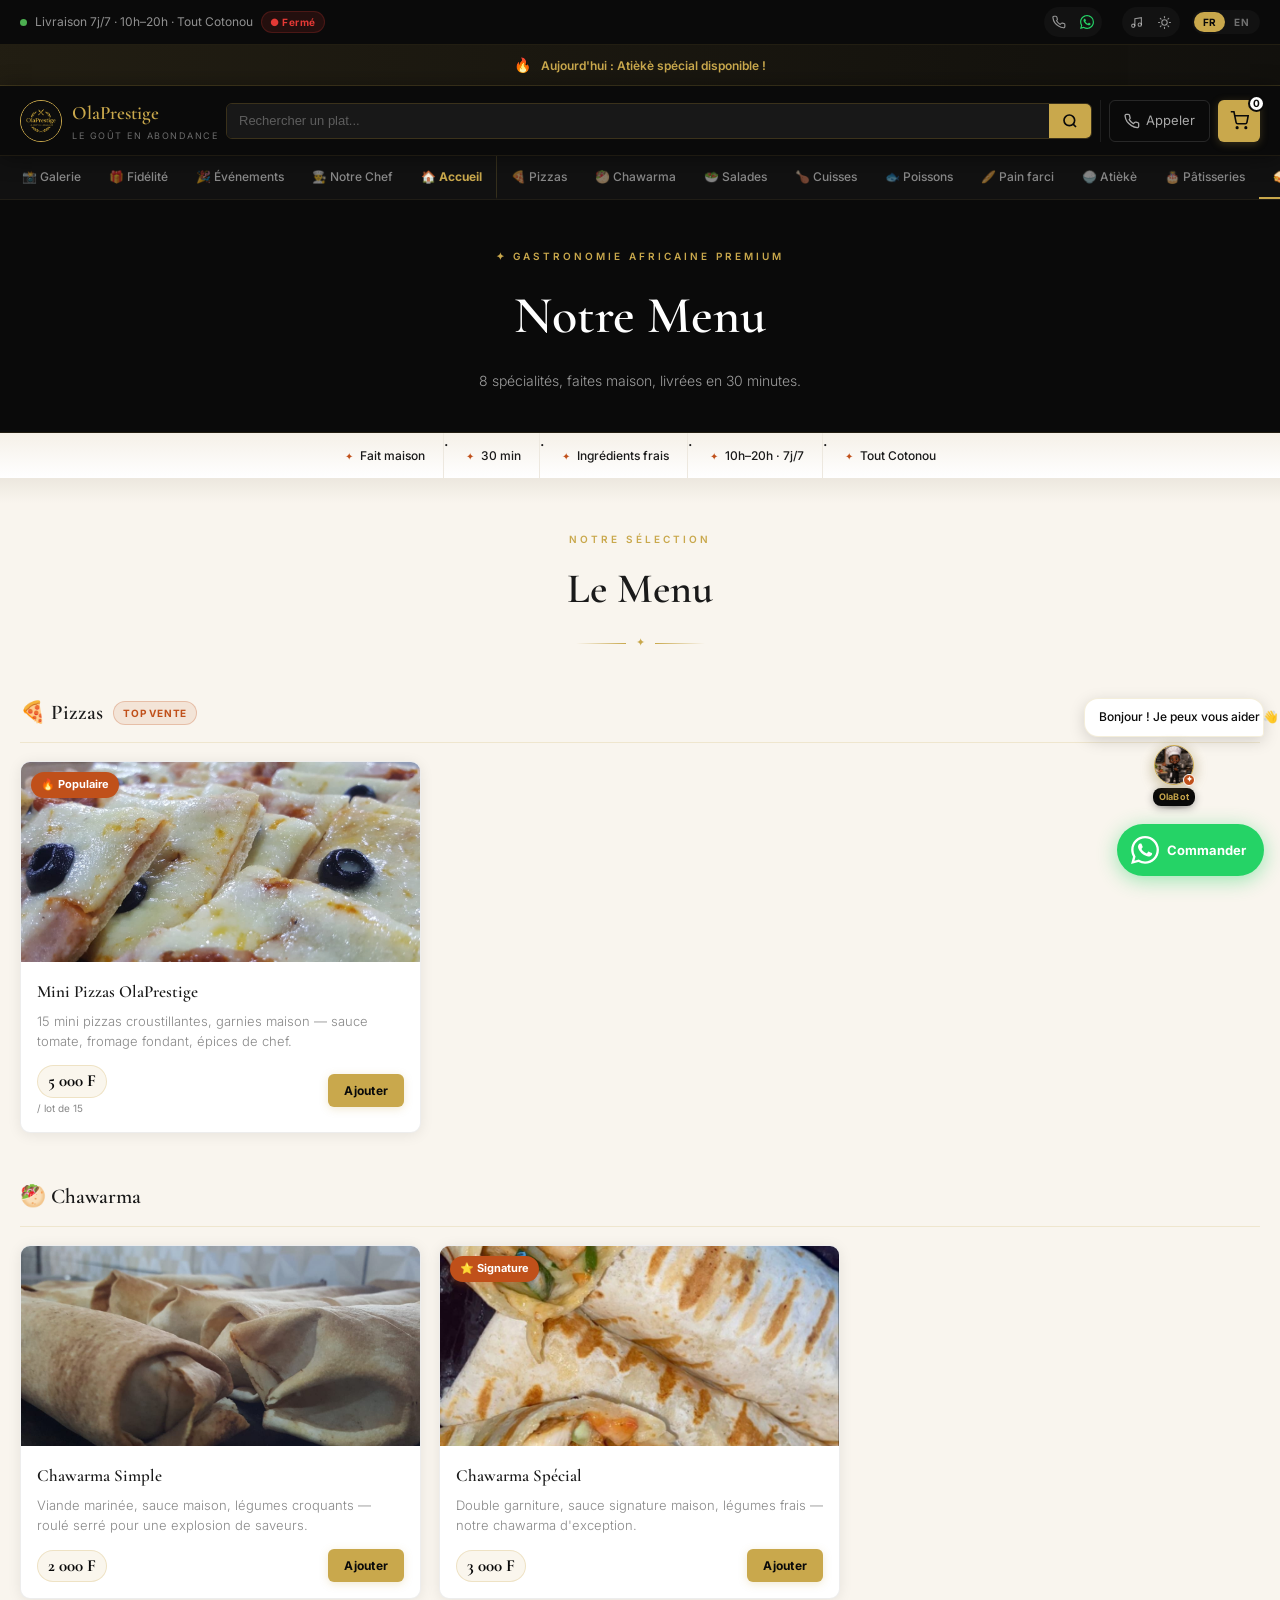
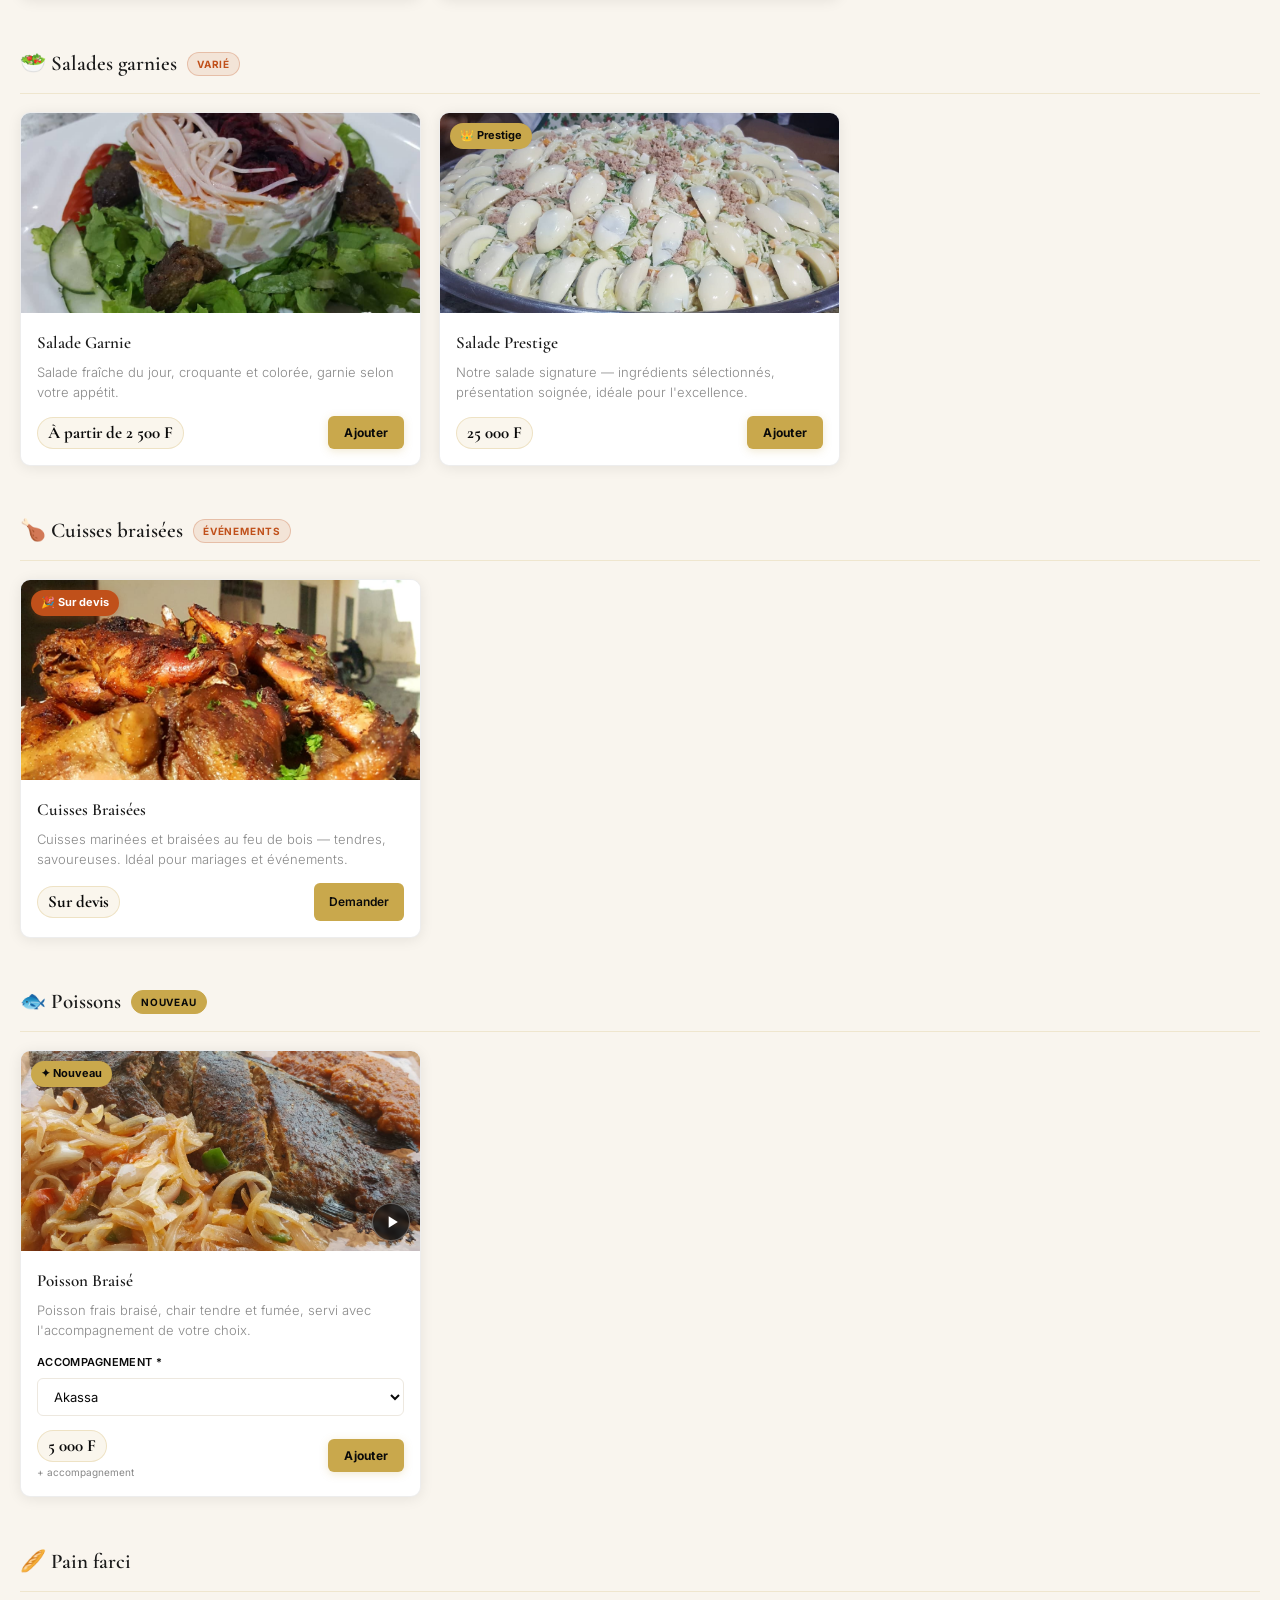
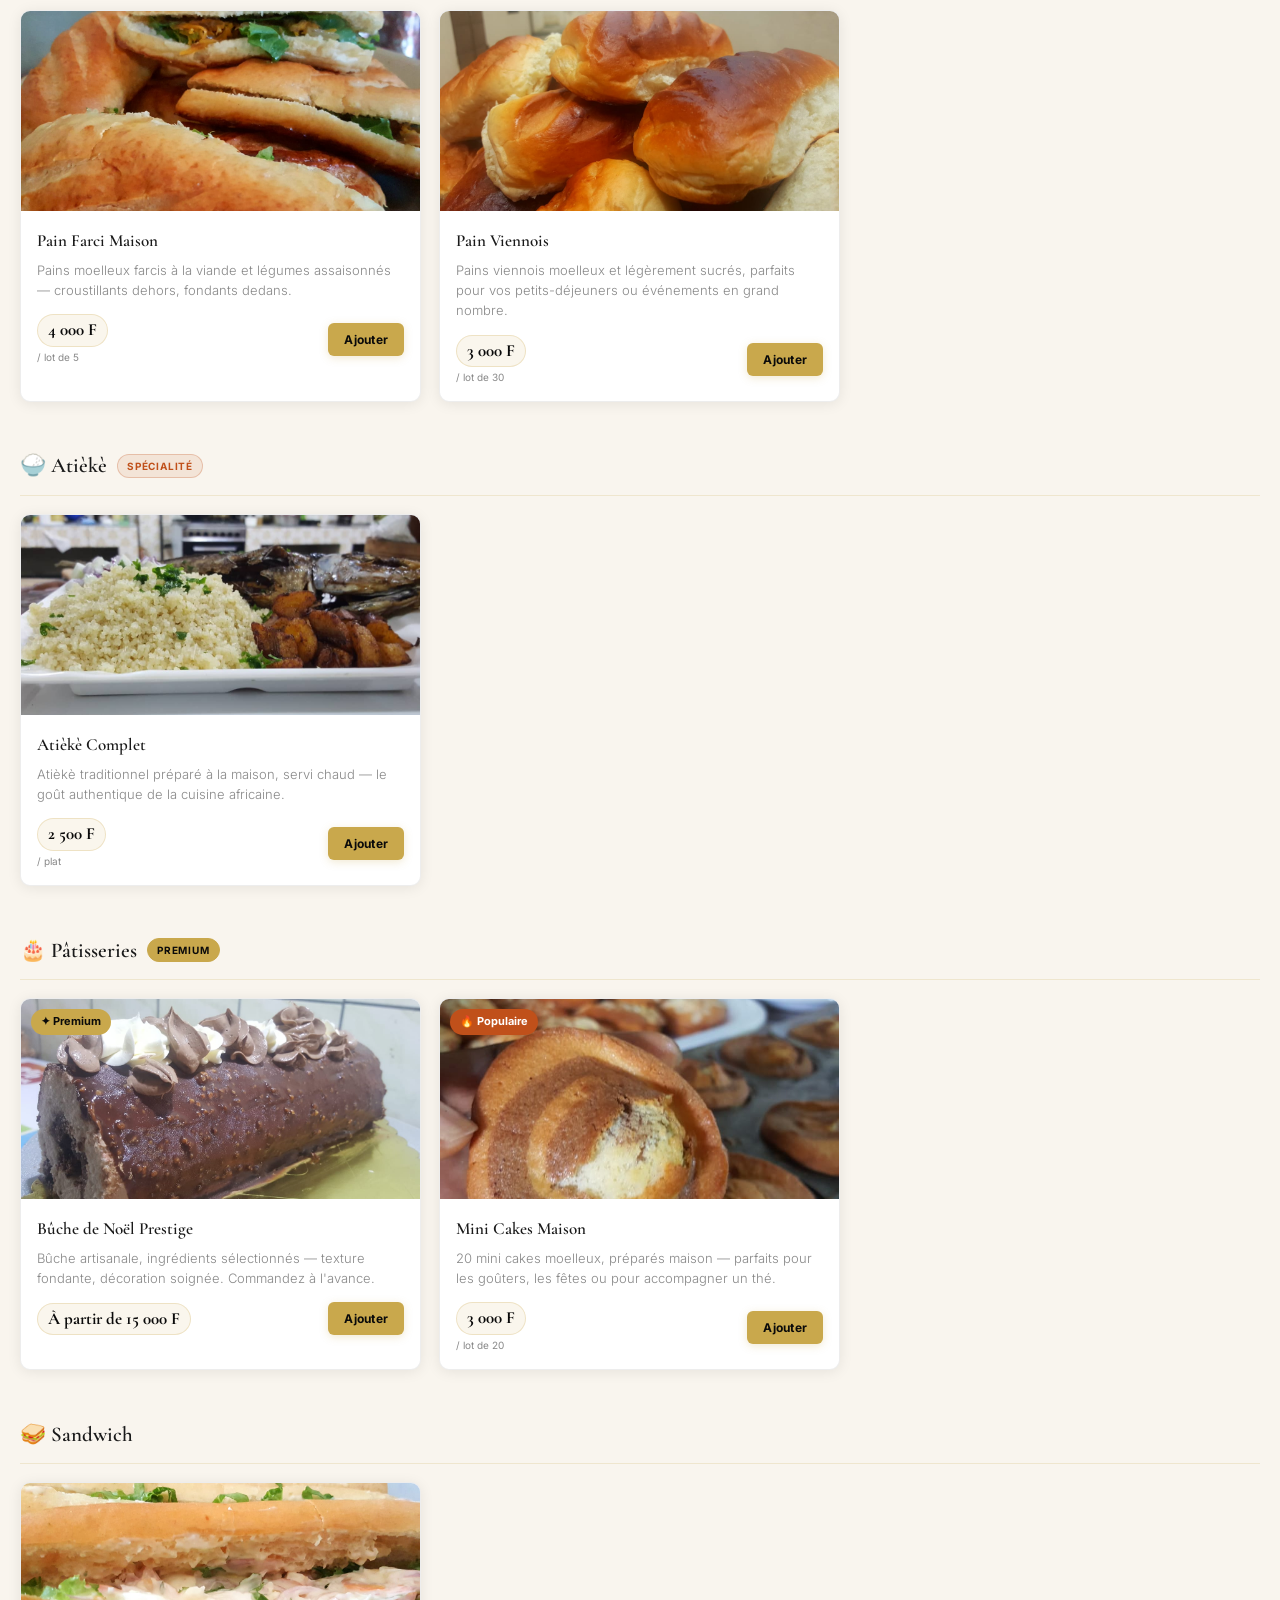
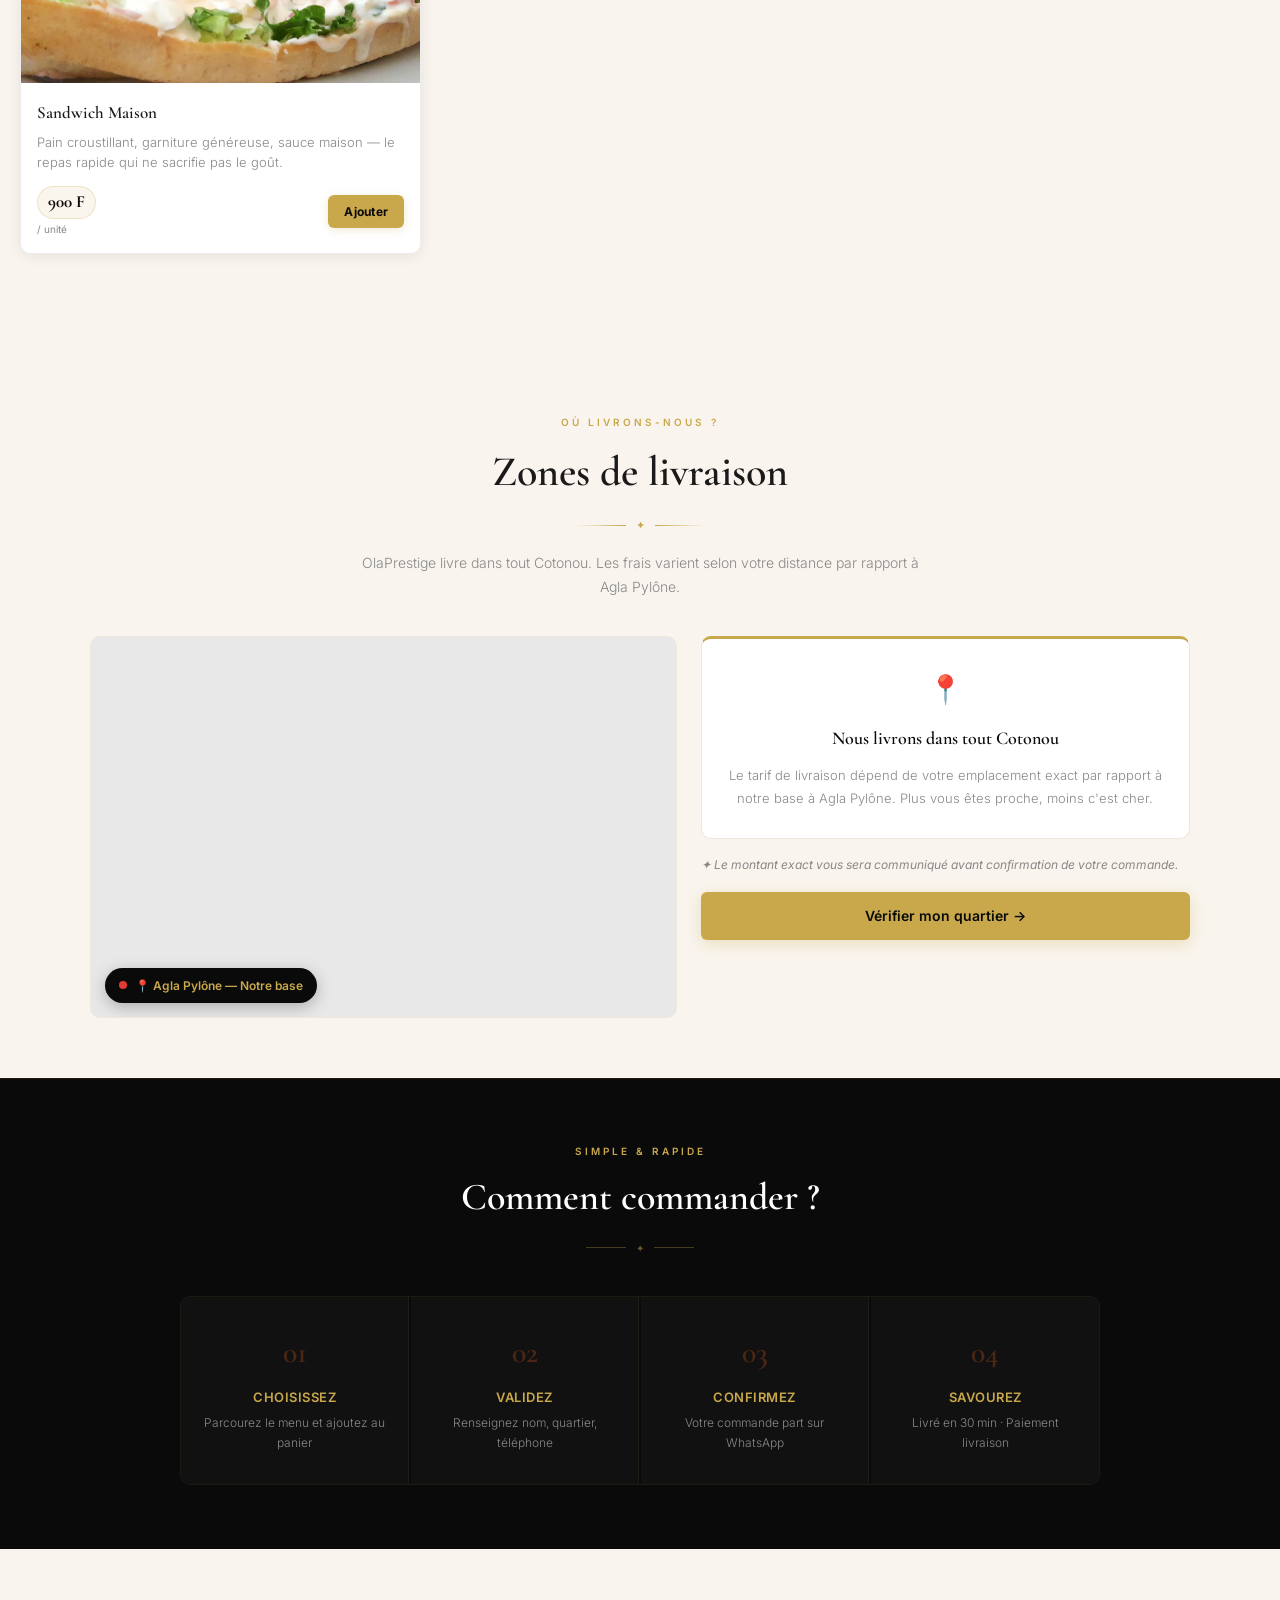
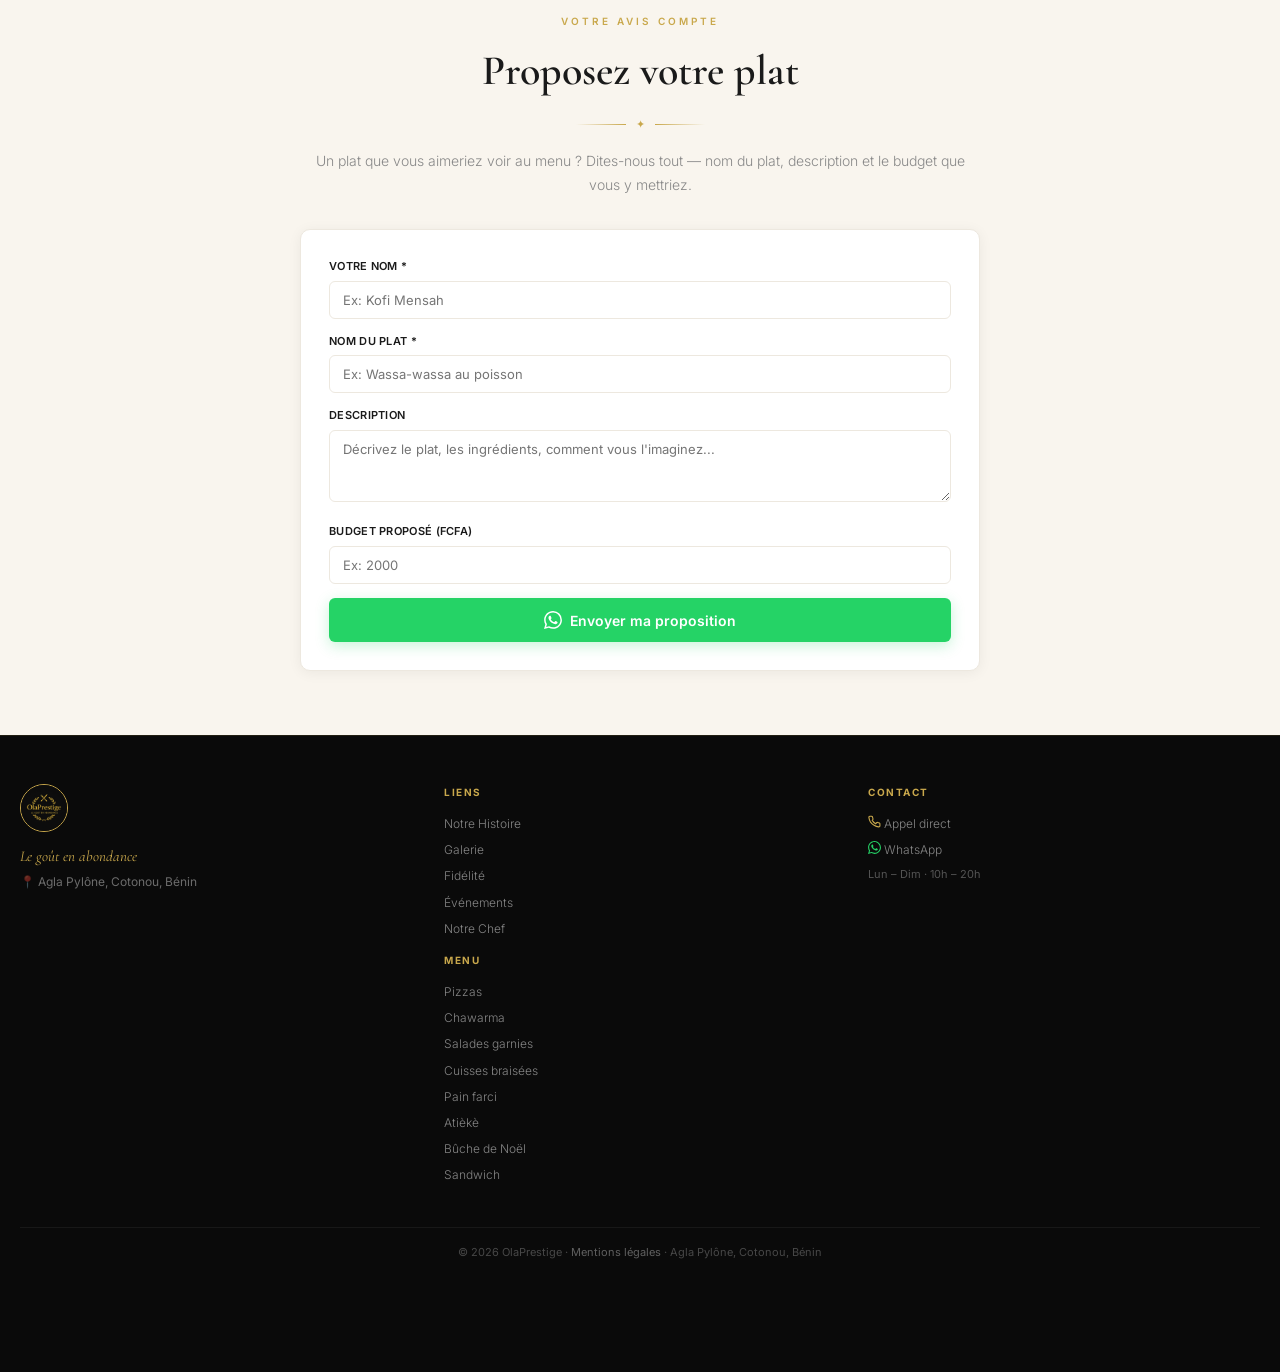
<file: menu.html>
<!DOCTYPE html>
<html lang="fr">
<head>
<meta charset="UTF-8">
<meta name="viewport" content="width=device-width, initial-scale=1.0">
<title>Notre Menu — OlaPrestige | Pizzas, Chawarma, Salades, Atièkè à Cotonou</title>
<meta name="description" content="Découvrez la carte complète OlaPrestige : pizzas, chawarma, salades, cuisses braisées, pain farci, atièkè, bûche de Noël, sandwichs. Commandez en ligne, livraison 30 min à Cotonou.">
<meta name="keywords" content="livraison nourriture Cotonou, restaurant Cotonou, pizza Cotonou, chawarma Cotonou, atièkè Cotonou, traiteur Bénin, OlaPrestige">
<meta name="author" content="OlaPrestige">
<meta name="robots" content="index, follow">
<link rel="canonical" href="https://olaprestige.netlify.app/menu.html">

<!-- Open Graph -->
<meta property="og:title" content="OlaPrestige — Le Goût en Abondance">
<meta property="og:description" content="Livraison de mets premium à Cotonou. Pizzas, chawarma, salades, atièkè et plus. Livraison 30 min, 7j/7.">
<meta property="og:image" content="https://olaprestige.netlify.app/logo.png">
<meta property="og:url" content="https://olaprestige.netlify.app/">
<meta property="og:type" content="restaurant">
<meta property="og:locale" content="fr_BJ">

<!-- Twitter Card -->
<meta name="twitter:card" content="summary_large_image">
<meta name="twitter:title" content="OlaPrestige — Le Goût en Abondance">
<meta name="twitter:description" content="Livraison de mets premium à Cotonou, 7j/7.">
<meta name="twitter:image" content="https://olaprestige.netlify.app/logo.png">

<link rel="icon" href="logo.png">

<!-- Schema.org — Restaurant / LocalBusiness -->
<script type="application/ld+json">
{
  "@context": "https://schema.org",
  "@type": "Restaurant",
  "name": "OlaPrestige",
  "image": "https://olaprestige.netlify.app/logo.png",
  "url": "https://olaprestige.netlify.app/",
  "telephone": "+2290152372275",
  "servesCuisine": ["Africaine", "Béninoise", "Fast food", "Pâtisserie"],
  "priceRange": "900 F - 25000 F",
  "address": {
    "@type": "PostalAddress",
    "streetAddress": "Agla Pylône",
    "addressLocality": "Cotonou",
    "addressCountry": "BJ"
  },
  "openingHoursSpecification": {
    "@type": "OpeningHoursSpecification",
    "dayOfWeek": ["Monday","Tuesday","Wednesday","Thursday","Friday","Saturday","Sunday"],
    "opens": "10:00",
    "closes": "20:00"
  },
  "menu": "https://olaprestige.netlify.app/#catalogue",
  "acceptsReservations": "False",
  "slogan": "Le goût en abondance"
}
</script>
<link href="https://fonts.googleapis.com/css2?family=Cormorant+Garamond:ital,wght@0,500;0,600;0,700;1,500;1,600&family=Inter:wght@300;400;500;600&display=swap" rel="stylesheet">
<link rel="stylesheet" href="style.css">
</head>
<body data-page="menu">

<!-- TOPBAR -->
<div class="topbar">
  <div class="topbar-left">
    <span class="live-dot"></span>
    <span>Livraison 7j/7 · 10h–20h · Tout Cotonou</span>
    <span class="status-pill" id="statusPill"></span>
  </div>
  <div class="topbar-right">
    <div class="topbar-group">
      <a href="tel:+2290141239272" class="t-icon" title="Appeler" aria-label="Appeler OlaPrestige">
        <svg width="14" height="14" viewBox="0 0 24 24" fill="none" stroke="currentColor" stroke-width="2" stroke-linecap="round"><path d="M22 16.92v3a2 2 0 0 1-2.18 2 19.79 19.79 0 0 1-8.63-3.07A19.5 19.5 0 0 1 4.69 13.1a19.79 19.79 0 0 1-3.07-8.67A2 2 0 0 1 3.4 2.18h3a2 2 0 0 1 2 1.72c.127.96.361 1.903.7 2.81a2 2 0 0 1-.45 2.11L7.91 9.91a16 16 0 0 0 6.18 6.18l1.79-1.79a2 2 0 0 1 2.11-.45c.907.339 1.85.573 2.81.7A2 2 0 0 1 22 16.92z"/></svg>
      </a>
      <a href="https://wa.me/2290152372275" target="_blank" class="t-icon" title="WhatsApp" aria-label="Contacter OlaPrestige sur WhatsApp">
        <svg width="14" height="14" viewBox="0 0 24 24" fill="#25D366"><path d="M17.472 14.382c-.297-.149-1.758-.867-2.03-.967-.273-.099-.471-.148-.67.15-.197.297-.767.966-.94 1.164-.173.199-.347.223-.644.075-.297-.15-1.255-.463-2.39-1.475-.883-.788-1.48-1.761-1.653-2.059-.173-.297-.018-.458.13-.606.134-.133.298-.347.446-.52.149-.174.198-.298.298-.497.099-.198.05-.371-.025-.52-.075-.149-.669-1.612-.916-2.207-.242-.579-.487-.5-.669-.51-.173-.008-.371-.01-.57-.01-.198 0-.52.074-.792.372-.272.297-1.04 1.016-1.04 2.479 0 1.462 1.065 2.875 1.213 3.074.149.198 2.096 3.2 5.077 4.487.709.306 1.262.489 1.694.625.712.227 1.36.195 1.871.118.571-.085 1.758-.719 2.006-1.413.248-.694.248-1.289.173-1.413-.074-.124-.272-.198-.57-.347m-5.421 7.403h-.004a9.87 9.87 0 0 1-5.031-1.378l-.361-.214-3.741.982.998-3.648-.235-.374a9.86 9.86 0 0 1-1.51-5.26c.001-5.45 4.436-9.884 9.888-9.884 2.64 0 5.122 1.03 6.988 2.898a9.825 9.825 0 0 1 2.893 6.994c-.003 5.45-4.437 9.884-9.885 9.884m8.413-18.297A11.815 11.815 0 0 0 12.05 0C5.495 0 .16 5.335.157 11.892c0 2.096.547 4.142 1.588 5.945L.057 24l6.305-1.654a11.882 11.882 0 0 0 5.683 1.448h.005c6.554 0 11.89-5.335 11.893-11.893a11.821 11.821 0 0 0-3.48-8.413z"/></svg>
      </a>
    </div>

    <div class="topbar-group">
      <button class="ctrl-btn" id="musicBtn" onclick="toggleMusic()" title="Musique d'ambiance" aria-label="Musique">
        <svg id="musicIcon" width="13" height="13" viewBox="0 0 24 24" fill="none" stroke="currentColor" stroke-width="2" stroke-linecap="round"><path d="M9 18V5l12-2v13"/><circle cx="6" cy="18" r="3"/><circle cx="18" cy="16" r="3"/></svg>
      </button>
      <button class="ctrl-btn" id="themeBtn" onclick="toggleTheme()" title="Mode clair/sombre" aria-label="Thème">
        <svg id="themeIcon" width="13" height="13" viewBox="0 0 24 24" fill="none" stroke="currentColor" stroke-width="2" stroke-linecap="round"><circle cx="12" cy="12" r="5"/><line x1="12" y1="1" x2="12" y2="3"/><line x1="12" y1="21" x2="12" y2="23"/><line x1="4.22" y1="4.22" x2="5.64" y2="5.64"/><line x1="18.36" y1="18.36" x2="19.78" y2="19.78"/><line x1="1" y1="12" x2="3" y2="12"/><line x1="21" y1="12" x2="23" y2="12"/><line x1="4.22" y1="19.78" x2="5.64" y2="18.36"/><line x1="18.36" y1="5.64" x2="19.78" y2="4.22"/></svg>
      </button>
    </div>

    <div class="lang-sw">
      <button class="lang-btn on" id="btnFR" onclick="setLang('fr')">FR</button>
      <button class="lang-btn" id="btnEN" onclick="setLang('en')">EN</button>
    </div>
  </div>
</div>


<!-- COUNTDOWN -->
<div class="countdown-bar" id="countdownBar">
  <span class="cd-text" id="cdText">⏳ Commandez avant <strong>19h30</strong> pour une livraison ce soir !</span>
  <span class="cd-timer" id="cdTimer"></span>
</div>

<!-- BANNIÈRE DU JOUR — modifie ce texte manuellement selon ce que tu prépares -->
<div class="today-banner" id="todayBanner">
  <span class="today-icon">🔥</span>
  <span class="today-text" data-fr="Aujourd'hui : Atièkè spécial disponible !" data-en="Today: Special Atièkè available!">Aujourd'hui : Atièkè spécial disponible !</span>
</div>

<!-- HEADER -->
<header class="hdr" id="hdr">
  <div class="hdr-in">
    <a href="index.html" class="logo-w">
      <img src="logo.png" alt="Logo OlaPrestige" class="logo-img">
      <div>
        <div class="logo-nm">OlaPrestige</div>
        <div class="logo-tg" data-fr="Le goût en abondance" data-en="Taste in abundance">Le goût en abondance</div>
      </div>
    </a>
    <div class="srch-w">
      <input type="text" class="srch-in" id="srchIn" placeholder="Rechercher un plat..." data-placeholder-fr="Rechercher un plat..." data-placeholder-en="Search a dish..." aria-label="Rechercher un plat">
      <button class="srch-btn" onclick="doSearch()" aria-label="Lancer la recherche">
        <svg width="16" height="16" viewBox="0 0 24 24" fill="none" stroke="currentColor" stroke-width="2.5"><circle cx="11" cy="11" r="8"/><path d="m21 21-4.35-4.35"/></svg>
      </button>
    </div>
    <div class="hdr-acts">
      <a href="tel:+2290141239272" class="call-btn" aria-label="Appeler OlaPrestige">
        <svg width="16" height="16" viewBox="0 0 24 24" fill="none" stroke="currentColor" stroke-width="2" stroke-linecap="round"><path d="M22 16.92v3a2 2 0 0 1-2.18 2 19.79 19.79 0 0 1-8.63-3.07A19.5 19.5 0 0 1 4.69 13.1a19.79 19.79 0 0 1-3.07-8.67A2 2 0 0 1 3.4 2.18h3a2 2 0 0 1 2 1.72c.127.96.361 1.903.7 2.81a2 2 0 0 1-.45 2.11L7.91 9.91a16 16 0 0 0 6.18 6.18l1.79-1.79a2 2 0 0 1 2.11-.45c.907.339 1.85.573 2.81.7A2 2 0 0 1 22 16.92z"/></svg>
        <span data-fr="Appeler" data-en="Call">Appeler</span>
      </a>
      <button class="cart-btn" onclick="openCart()" aria-label="Ouvrir le panier">
        <svg width="19" height="19" viewBox="0 0 24 24" fill="none" stroke="currentColor" stroke-width="2"><circle cx="9" cy="21" r="1"/><circle cx="20" cy="21" r="1"/><path d="M1 1h4l2.68 13.39a2 2 0 0 0 2 1.61h9.72a2 2 0 0 0 2-1.61L23 6H6"/></svg>
        <span class="cart-n" id="cartN">0</span>
      </button>
    </div>
  </div>
</header>


<!-- NAV -->
<nav class="cat-nav" id="catNav">
  <button class="burger-btn" id="burgerBtn" onclick="toggleBurger()" aria-label="Menu navigation">
    <div class="burger-icon">
      <span></span><span></span><span></span>
    </div>
    <span data-fr="Parcourir le menu" data-en="Browse menu">Parcourir le menu</span>
  </button>
  <div class="cat-nav-in" id="catNavIn">
    <a href="galerie.html" class="cat-lk" data-fr="📸 Galerie" data-en="📸 Gallery">📸 Galerie</a>
    <a href="fidelite.html" class="cat-lk" data-fr="🎁 Fidélité" data-en="🎁 Loyalty">🎁 Fidélité</a>
    <a href="evenements.html" class="cat-lk" data-fr="🎉 Événements" data-en="🎉 Events">🎉 Événements</a>
    <a href="notre-chef.html" class="cat-lk" data-fr="👨‍🍳 Notre Chef" data-en="👨‍🍳 Our Chef">👨‍🍳 Notre Chef</a>
    <a href="index.html" class="cat-lk cat-lk-home" data-fr="🏠 Accueil" data-en="🏠 Home">🏠 Accueil</a>
    <a href="#pizzas"     class="cat-lk" data-cat="pizzas"     data-fr="🍕 Pizzas"    data-en="🍕 Pizzas">🍕 Pizzas</a>
    <a href="#chawarma"   class="cat-lk" data-cat="chawarma"   data-fr="🥙 Chawarma"  data-en="🥙 Shawarma">🥙 Chawarma</a>
    <a href="#salades"    class="cat-lk" data-cat="salades"    data-fr="🥗 Salades"   data-en="🥗 Salads">🥗 Salades</a>
    <a href="#cuisses"    class="cat-lk" data-cat="cuisses"    data-fr="🍗 Cuisses"   data-en="🍗 Braised">🍗 Cuisses</a>
    <a href="#poissons"   class="cat-lk" data-cat="poissons"   data-fr="🐟 Poissons"  data-en="🐟 Fish">🐟 Poissons</a>
    <a href="#pain-farci" class="cat-lk" data-cat="pain-farci" data-fr="🥖 Pain farci" data-en="🥖 Stuffed">🥖 Pain farci</a>
    <a href="#atieke"     class="cat-lk" data-cat="atieke"     data-fr="🍚 Atièkè"   data-en="🍚 Atièkè">🍚 Atièkè</a>
    <a href="#buche"      class="cat-lk" data-cat="buche"      data-fr="🎂 Pâtisseries" data-en="🎂 Pastries">🎂 Pâtisseries</a>
    <a href="#sandwich"   class="cat-lk" data-cat="sandwich"   data-fr="🥪 Sandwich" data-en="🥪 Sandwich">🥪 Sandwich</a>
  </div>
</nav>

<!-- MENU BANNER -->
<section class="menu-banner">
  <div class="menu-banner-in">
    <p class="cat-ey" data-fr="✦ Gastronomie Africaine Premium" data-en="✦ Premium African Gastronomy">✦ Gastronomie Africaine Premium</p>
    <h1 class="menu-banner-ttl" data-fr="Notre Menu" data-en="Our Menu">Notre Menu</h1>
    <p class="menu-banner-sub" data-fr="8 spécialités, faites maison, livrées en 30 minutes." data-en="8 homemade specialties, delivered in 30 minutes.">8 spécialités, faites maison, livrées en 30 minutes.</p>
  </div>
</section>

<!-- TRUST -->
<div class="trust">
  <span class="t-item"><span>✦</span><span data-fr="Fait maison" data-en="Homemade">Fait maison</span></span>
  <span class="t-sep">·</span>
  <span class="t-item"><span>✦</span><span data-fr="30 min" data-en="30 min">30 min</span></span>
  <span class="t-sep">·</span>
  <span class="t-item"><span>✦</span><span data-fr="Ingrédients frais" data-en="Fresh">Ingrédients frais</span></span>
  <span class="t-sep">·</span>
  <span class="t-item"><span>✦</span><span data-fr="10h–20h · 7j/7" data-en="10am–8pm · 7d/7">10h–20h · 7j/7</span></span>
  <span class="t-sep">·</span>
  <span class="t-item"><span>✦</span><span data-fr="Tout Cotonou" data-en="All Cotonou">Tout Cotonou</span></span>
</div>



<!-- CATALOGUE -->
<main id="catalogue" class="cat-wrap" aria-label="Catalogue des plats">
  <div class="cat-hd">
    <p class="cat-ey" data-fr="Notre sélection" data-en="Our selection">Notre sélection</p>
    <h2 class="cat-ttl" data-fr="Le Menu" data-en="The Menu">Le Menu</h2>
    <div class="cat-div"><span>✦</span></div>
  </div>

  <!-- PIZZAS -->
  <section id="pizzas" class="p-sec">
    <div class="p-sec-hd">
      <span class="p-sec-nm">🍕 <span data-fr="Pizzas" data-en="Pizzas">Pizzas</span></span>
      <span class="p-tag" data-fr="Top vente" data-en="Best seller">Top vente</span>
    </div>
    <div class="p-grid">
      <article class="p-card" data-id="pizza1" data-name-fr="Mini Pizzas (lot de 15)" data-name-en="Mini Pizzas (set of 15)" data-price="5000" data-img="assets/img/pizzas/IMG-20260317-WA0045.jpg">
        <div class="card-img">
          <img src="assets/img/pizzas/IMG-20260317-WA0045.jpg" alt="Lot de 15 mini pizzas maison garnies, fromage fondant et sauce tomate" loading="lazy">
          <span class="card-bdg" data-fr="🔥 Populaire" data-en="🔥 Popular">🔥 Populaire</span>
        </div>
        <div class="card-bd">
          <h3 class="card-nm" data-fr="Mini Pizzas OlaPrestige" data-en="OlaPrestige Mini Pizzas">Mini Pizzas OlaPrestige</h3>
          <p class="card-ds" data-fr="15 mini pizzas croustillantes, garnies maison — sauce tomate, fromage fondant, épices de chef." data-en="15 crispy mini pizzas, homemade toppings — tomato sauce, melted cheese, chef's spices.">15 mini pizzas croustillantes, garnies maison — sauce tomate, fromage fondant, épices de chef.</p>
          <div class="card-ft">
            <div><span class="card-pr">5 000 F</span><span class="card-un" data-fr="/ lot de 15" data-en="/ set of 15">/ lot de 15</span></div>
            <button class="btn-add" onclick="addToCart(this)" data-fr="Ajouter" data-en="Add">Ajouter</button>
          </div>
        </div>
      </article>
    </div>
  </section>

  <!-- CHAWARMA -->
  <section id="chawarma" class="p-sec">
    <div class="p-sec-hd"><span class="p-sec-nm">🥙 <span data-fr="Chawarma" data-en="Shawarma">Chawarma</span></span></div>
    <div class="p-grid">
      <article class="p-card" data-id="chaw1" data-name-fr="Chawarma Simple" data-name-en="Simple Shawarma" data-price="2000" data-img="assets/img/chawarma/IMG-20260317-WA0041.jpg">
        <div class="card-img"><img src="assets/img/chawarma/IMG-20260317-WA0041.jpg" alt="Chawarma simple roulé, viande marinée et légumes" loading="lazy"></div>
        <div class="card-bd">
          <h3 class="card-nm" data-fr="Chawarma Simple" data-en="Simple Shawarma">Chawarma Simple</h3>
          <p class="card-ds" data-fr="Viande marinée, sauce maison, légumes croquants — roulé serré pour une explosion de saveurs." data-en="Marinated meat, homemade sauce, crunchy vegetables — tightly rolled for a burst of flavors.">Viande marinée, sauce maison, légumes croquants — roulé serré pour une explosion de saveurs.</p>
          <div class="card-ft">
            <div><span class="card-pr">2 000 F</span></div>
            <button class="btn-add" onclick="addToCart(this)" data-fr="Ajouter" data-en="Add">Ajouter</button>
          </div>
        </div>
      </article>
      <article class="p-card" data-id="chaw2" data-name-fr="Chawarma Spécial" data-name-en="Special Shawarma" data-price="3000" data-img="assets/img/chawarma/IMG-20260605-WA0016.jpg">
        <div class="card-img">
          <img src="assets/img/chawarma/IMG-20260605-WA0016.jpg" alt="Chawarma spécial signature avec double garniture" loading="lazy">
          <span class="card-bdg" data-fr="⭐ Signature" data-en="⭐ Signature">⭐ Signature</span>
        </div>
        <div class="card-bd">
          <h3 class="card-nm" data-fr="Chawarma Spécial" data-en="Special Shawarma">Chawarma Spécial</h3>
          <p class="card-ds" data-fr="Double garniture, sauce signature maison, légumes frais — notre chawarma d'exception." data-en="Double filling, homemade signature sauce, fresh vegetables — our exceptional shawarma.">Double garniture, sauce signature maison, légumes frais — notre chawarma d'exception.</p>
          <div class="card-ft">
            <div><span class="card-pr">3 000 F</span></div>
            <button class="btn-add" onclick="addToCart(this)" data-fr="Ajouter" data-en="Add">Ajouter</button>
          </div>
        </div>
      </article>
    </div>
  </section>

  <!-- SALADES -->
  <section id="salades" class="p-sec">
    <div class="p-sec-hd">
      <span class="p-sec-nm">🥗 <span data-fr="Salades garnies" data-en="Garnished Salads">Salades garnies</span></span>
      <span class="p-tag" data-fr="Varié" data-en="Varied">Varié</span>
    </div>
    <div class="p-grid">
      <article class="p-card" data-id="sal1" data-name-fr="Salade Garnie" data-name-en="Garnished Salad" data-price="2500" data-img="assets/img/salades/IMG-20251224-WA0015.jpg">
        <div class="card-img"><img src="assets/img/salades/IMG-20251224-WA0015.jpg" alt="Salade garnie fraîche et colorée" loading="lazy"></div>
        <div class="card-bd">
          <h3 class="card-nm" data-fr="Salade Garnie" data-en="Garnished Salad">Salade Garnie</h3>
          <p class="card-ds" data-fr="Salade fraîche du jour, croquante et colorée, garnie selon votre appétit." data-en="Fresh daily salad, crispy and colorful, garnished to your appetite.">Salade fraîche du jour, croquante et colorée, garnie selon votre appétit.</p>
          <div class="card-ft">
            <div><span class="card-pr" data-fr="À partir de 2 500 F" data-en="From 2,500 F">À partir de 2 500 F</span></div>
            <button class="btn-add" onclick="addToCart(this)" data-fr="Ajouter" data-en="Add">Ajouter</button>
          </div>
        </div>
      </article>
      <article class="p-card" data-id="sal2" data-name-fr="Salade Prestige" data-name-en="Prestige Salad" data-price="25000" data-img="assets/img/salades/IMG-20260317-WA0053.jpg">
        <div class="card-img">
          <img src="assets/img/salades/IMG-20260317-WA0053.jpg" alt="Salade prestige avec garnitures premium présentées en plateau" loading="lazy">
          <span class="card-bdg gold" data-fr="👑 Prestige" data-en="👑 Prestige">👑 Prestige</span>
        </div>
        <div class="card-bd">
          <h3 class="card-nm" data-fr="Salade Prestige" data-en="Prestige Salad">Salade Prestige</h3>
          <p class="card-ds" data-fr="Notre salade signature — ingrédients sélectionnés, présentation soignée, idéale pour l'excellence." data-en="Our signature salad — selected ingredients, refined presentation, ideal for excellence.">Notre salade signature — ingrédients sélectionnés, présentation soignée.</p>
          <div class="card-ft">
            <div><span class="card-pr">25 000 F</span></div>
            <button class="btn-add" onclick="addToCart(this)" data-fr="Ajouter" data-en="Add">Ajouter</button>
          </div>
        </div>
      </article>
    </div>
  </section>

  <!-- CUISSES -->
  <section id="cuisses" class="p-sec">
    <div class="p-sec-hd">
      <span class="p-sec-nm">🍗 <span data-fr="Cuisses braisées" data-en="Braised Thighs">Cuisses braisées</span></span>
      <span class="p-tag" data-fr="Événements" data-en="Events">Événements</span>
    </div>
    <div class="p-grid">
      <article class="p-card" data-id="cuis1" data-name-fr="Cuisses Braisées" data-name-en="Braised Thighs" data-price="0" data-img="assets/img/cuisses-braisees/IMG-20260605-WA0001.jpg">
        <div class="card-img">
          <img src="assets/img/cuisses-braisees/IMG-20260605-WA0001.jpg" alt="Cuisses de poulet braisées au feu de bois, dorées et fumées" loading="lazy">
          <span class="card-bdg" data-fr="🎉 Sur devis" data-en="🎉 On quote">🎉 Sur devis</span>
        </div>
        <div class="card-bd">
          <h3 class="card-nm" data-fr="Cuisses Braisées" data-en="Braised Thighs">Cuisses Braisées</h3>
          <p class="card-ds" data-fr="Cuisses marinées et braisées au feu de bois — tendres, savoureuses. Idéal pour mariages et événements." data-en="Marinated and wood-fire braised thighs — tender, flavorful. Ideal for weddings and events.">Cuisses marinées et braisées au feu de bois — tendres, savoureuses. Idéal pour mariages et événements.</p>
          <div class="card-ft">
            <div><span class="card-pr" data-fr="Sur devis" data-en="On quote">Sur devis</span></div>
            <a href="https://wa.me/2290152372275?text=Bonjour%2C%20devis%20cuisses%20bra%C3%AEs%C3%A9es" target="_blank" class="btn-ask" data-fr="Demander" data-en="Request">Demander</a>
          </div>
        </div>
      </article>
    </div>
  </section>

  <!-- POISSONS -->
  <section id="poissons" class="p-sec">
    <div class="p-sec-hd">
      <span class="p-sec-nm">🐟 <span data-fr="Poissons" data-en="Fish">Poissons</span></span>
      <span class="p-tag gold" data-fr="Nouveau" data-en="New">Nouveau</span>
    </div>
    <div class="p-grid">
      <article class="p-card" data-id="poisson1" data-name-fr="Poisson Braisé" data-name-en="Braised Fish" data-price="5000" data-img="assets/img/poissons/poisson-braise.jpg">
        <div class="card-img">
          <img src="assets/img/poissons/poisson-braise.jpg" alt="Poisson braisé grillé, servi avec accompagnement au choix" loading="lazy">
          <span class="card-bdg gold" data-fr="✦ Nouveau" data-en="✦ New">✦ Nouveau</span>
          <button class="card-video-btn" onclick="event.stopPropagation(); openVideoLightbox('assets/img/poissons/poisson-braise.mp4')" aria-label="Voir la vidéo">
            <svg width="20" height="20" viewBox="0 0 24 24" fill="white"><path d="M8 5v14l11-7z"/></svg>
          </button>
        </div>
        <div class="card-bd">
          <h3 class="card-nm" data-fr="Poisson Braisé" data-en="Braised Fish">Poisson Braisé</h3>
          <p class="card-ds" data-fr="Poisson frais braisé, chair tendre et fumée, servi avec l'accompagnement de votre choix." data-en="Fresh braised fish, tender smoky flesh, served with the side of your choice.">Poisson frais braisé, chair tendre et fumée, servi avec l'accompagnement de votre choix.</p>

          <div class="fg fish-side-select">
            <label data-fr="Accompagnement *" data-en="Side dish *">Accompagnement *</label>
            <select id="poisson1Side" class="fish-select">
              <option value="Akassa" data-fr="Akassa" data-en="Akassa">Akassa</option>
              <option value="Couscous" data-fr="Couscous" data-en="Couscous">Couscous</option>
              <option value="Riz" data-fr="Riz" data-en="Rice">Riz</option>
              <option value="Pâte rouge" data-fr="Pâte rouge" data-en="Red paste">Pâte rouge</option>
              <option value="Piron" data-fr="Piron" data-en="Piron">Piron</option>
            </select>
          </div>

          <div class="card-ft">
            <div><span class="card-pr">5 000 F</span><span class="card-un" data-fr="+ accompagnement" data-en="+ side dish">+ accompagnement</span></div>
            <button class="btn-add" onclick="addFishToCart(this)" data-fr="Ajouter" data-en="Add">Ajouter</button>
          </div>
        </div>
      </article>
    </div>
  </section>

  <!-- PAIN FARCI -->
  <section id="pain-farci" class="p-sec">
    <div class="p-sec-hd"><span class="p-sec-nm">🥖 <span data-fr="Pain farci" data-en="Stuffed Bread">Pain farci</span></span></div>
    <div class="p-grid">
      <article class="p-card" data-id="pain1" data-name-fr="Pain Farci (lot de 5)" data-name-en="Stuffed Bread (set of 5)" data-price="4000" data-img="assets/img/Pain_farcis/IMG-20260605-WA0003.jpg">
        <div class="card-img"><img src="assets/img/Pain_farcis/IMG-20260605-WA0003.jpg" alt="Pains farcis maison à la viande et légumes, lot de 5" loading="lazy"></div>
        <div class="card-bd">
          <h3 class="card-nm" data-fr="Pain Farci Maison" data-en="Homemade Stuffed Bread">Pain Farci Maison</h3>
          <p class="card-ds" data-fr="Pains moelleux farcis à la viande et légumes assaisonnés — croustillants dehors, fondants dedans." data-en="Soft breads stuffed with seasoned meat and vegetables — crispy outside, tender inside.">Pains moelleux farcis à la viande et légumes assaisonnés — croustillants dehors, fondants dedans.</p>
          <div class="card-ft">
            <div><span class="card-pr">4 000 F</span><span class="card-un" data-fr="/ lot de 5" data-en="/ set of 5">/ lot de 5</span></div>
            <button class="btn-add" onclick="addToCart(this)" data-fr="Ajouter" data-en="Add">Ajouter</button>
          </div>
        </div>
      </article>

      <article class="p-card" data-id="painvien1" data-name-fr="Pain Viennois × 30" data-name-en="Viennese Bread × 30" data-price="3000" data-img="assets/img/Pain_farcis/pain-viennois.jpg">
        <div class="card-img"><img src="assets/img/Pain_farcis/pain-viennois.jpg" alt="Pain viennois moelleux, lot de 30" loading="lazy"></div>
        <div class="card-bd">
          <h3 class="card-nm" data-fr="Pain Viennois" data-en="Viennese Bread">Pain Viennois</h3>
          <p class="card-ds" data-fr="Pains viennois moelleux et légèrement sucrés, parfaits pour vos petits-déjeuners ou événements en grand nombre." data-en="Soft, lightly sweet Viennese bread rolls, perfect for breakfasts or events in large numbers.">Pains viennois moelleux et légèrement sucrés, parfaits pour vos petits-déjeuners ou événements en grand nombre.</p>
          <div class="card-ft">
            <div><span class="card-pr">3 000 F</span><span class="card-un" data-fr="/ lot de 30" data-en="/ set of 30">/ lot de 30</span></div>
            <button class="btn-add" onclick="addToCart(this)" data-fr="Ajouter" data-en="Add">Ajouter</button>
          </div>
        </div>
      </article>
    </div>
  </section>

  <!-- ATIÈKÈ -->
  <section id="atieke" class="p-sec">
    <div class="p-sec-hd">
      <span class="p-sec-nm">🍚 <span data-fr="Atièkè" data-en="Atièkè">Atièkè</span></span>
      <span class="p-tag" data-fr="Spécialité" data-en="Specialty">Spécialité</span>
    </div>
    <div class="p-grid">
      <article class="p-card" data-id="atk1" data-name-fr="Atièkè Complet" data-name-en="Complete Atièkè" data-price="2500" data-img="assets/img/atieke/IMG-20251224-WA0009.jpg">
        <div class="card-img"><img src="assets/img/atieke/IMG-20251224-WA0009.jpg" alt="Atièkè traditionnel servi chaud avec accompagnement" loading="lazy"></div>
        <div class="card-bd">
          <h3 class="card-nm" data-fr="Atièkè Complet" data-en="Complete Atièkè">Atièkè Complet</h3>
          <p class="card-ds" data-fr="Atièkè traditionnel préparé à la maison, servi chaud — le goût authentique de la cuisine africaine." data-en="Traditional homemade atièkè, served hot — the authentic taste of African cuisine.">Atièkè traditionnel préparé à la maison, servi chaud — le goût authentique de la cuisine africaine.</p>
          <div class="card-ft">
            <div><span class="card-pr">2 500 F</span><span class="card-un" data-fr="/ plat" data-en="/ dish">/ plat</span></div>
            <button class="btn-add" onclick="addToCart(this)" data-fr="Ajouter" data-en="Add">Ajouter</button>
          </div>
        </div>
      </article>
    </div>
  </section>

  <!-- BÛCHE -->
  <section id="buche" class="p-sec">
    <div class="p-sec-hd">
      <span class="p-sec-nm">🎂 <span data-fr="Pâtisseries" data-en="Pastries">Pâtisseries</span></span>
      <span class="p-tag gold" data-fr="Premium" data-en="Premium">Premium</span>
    </div>
    <div class="p-grid">
      <article class="p-card" data-id="buch1" data-name-fr="Bûche de Noël Prestige" data-name-en="Prestige Yule Log" data-price="15000" data-img="assets/img/buche-de-noel/IMG-20260509-WA0001.jpg">
        <div class="card-img">
          <img src="assets/img/buche-de-noel/IMG-20260509-WA0001.jpg" alt="Bûche de Noël artisanale au chocolat, décoration premium" loading="lazy">
          <span class="card-bdg gold" data-fr="✦ Premium" data-en="✦ Premium">✦ Premium</span>
        </div>
        <div class="card-bd">
          <h3 class="card-nm" data-fr="Bûche de Noël Prestige" data-en="Prestige Yule Log">Bûche de Noël Prestige</h3>
          <p class="card-ds" data-fr="Bûche artisanale, ingrédients sélectionnés — texture fondante, décoration soignée. Commandez à l'avance." data-en="Artisan yule log, selected ingredients — melt-in-mouth texture, refined decoration. Order in advance.">Bûche artisanale, ingrédients sélectionnés — texture fondante, décoration soignée.</p>
          <div class="card-ft">
            <div><span class="card-pr" data-fr="À partir de 15 000 F" data-en="From 15,000 F">À partir de 15 000 F</span></div>
            <button class="btn-add" onclick="addToCart(this)" data-fr="Ajouter" data-en="Add">Ajouter</button>
          </div>
        </div>
      </article>

      <article class="p-card" data-id="cake1" data-name-fr="Mini Cakes (lot de 20)" data-name-en="Mini Cakes (set of 20)" data-price="3000" data-img="assets/img/cakes/IMG-20260505-WA0001.jpg">
        <div class="card-img">
          <img src="assets/img/cakes/IMG-20260505-WA0001.jpg" alt="Mini cakes moelleux faits maison, lot de 20" loading="lazy">
          <span class="card-bdg" data-fr="🔥 Populaire" data-en="🔥 Popular">🔥 Populaire</span>
        </div>
        <div class="card-bd">
          <h3 class="card-nm" data-fr="Mini Cakes Maison" data-en="Homemade Mini Cakes">Mini Cakes Maison</h3>
          <p class="card-ds" data-fr="20 mini cakes moelleux, préparés maison — parfaits pour les goûters, les fêtes ou pour accompagner un thé." data-en="20 soft homemade mini cakes — perfect for snacks, parties or to go with tea.">20 mini cakes moelleux, préparés maison — parfaits pour les goûters, les fêtes ou pour accompagner un thé.</p>
          <div class="card-ft">
            <div><span class="card-pr">3 000 F</span><span class="card-un" data-fr="/ lot de 20" data-en="/ set of 20">/ lot de 20</span></div>
            <button class="btn-add" onclick="addToCart(this)" data-fr="Ajouter" data-en="Add">Ajouter</button>
          </div>
        </div>
      </article>
    </div>
  </section>

  <!-- SANDWICH -->
  <section id="sandwich" class="p-sec">
    <div class="p-sec-hd"><span class="p-sec-nm">🥪 <span data-fr="Sandwich" data-en="Sandwich">Sandwich</span></span></div>
    <div class="p-grid">
      <article class="p-card" data-id="sand1" data-name-fr="Sandwich Maison" data-name-en="Homemade Sandwich" data-price="900" data-img="assets/img/sandwich/IMG-20260514-WA0019.jpg">
        <div class="card-img"><img src="assets/img/sandwich/IMG-20260514-WA0019.jpg" alt="Sandwich maison garni, pain croustillant" loading="lazy"></div>
        <div class="card-bd">
          <h3 class="card-nm" data-fr="Sandwich Maison" data-en="Homemade Sandwich">Sandwich Maison</h3>
          <p class="card-ds" data-fr="Pain croustillant, garniture généreuse, sauce maison — le repas rapide qui ne sacrifie pas le goût." data-en="Crusty bread, generous filling, homemade sauce — the quick meal that never sacrifices flavor.">Pain croustillant, garniture généreuse, sauce maison — le repas rapide qui ne sacrifie pas le goût.</p>
          <div class="card-ft">
            <div><span class="card-pr">900 F</span><span class="card-un" data-fr="/ unité" data-en="/ unit">/ unité</span></div>
            <button class="btn-add" onclick="addToCart(this)" data-fr="Ajouter" data-en="Add">Ajouter</button>
          </div>
        </div>
      </article>
    </div>
  </section>
</main>


<!-- ZONES DE LIVRAISON -->
<section class="zones-sec">
  <div class="zones-in">
    <p class="cat-ey" data-fr="Où livrons-nous ?" data-en="Where do we deliver?">Où livrons-nous ?</p>
    <h2 class="cat-ttl" data-fr="Zones de livraison" data-en="Delivery zones">Zones de livraison</h2>
    <div class="cat-div"><span>✦</span></div>
    <p class="zones-sub" data-fr="OlaPrestige livre dans tout Cotonou. Les frais varient selon votre distance par rapport à Agla Pylône." data-en="OlaPrestige delivers throughout Cotonou. Fees vary based on your distance from Agla Pylône.">OlaPrestige livre dans tout Cotonou. Les frais varient selon votre distance par rapport à Agla Pylône.</p>

    <div class="zones-content">
      <!-- CARTE -->
      <div class="zones-map-wrap">
        <iframe
          class="zones-map"
          src="https://www.google.com/maps/embed?pb=!1m18!1m12!1m3!1d63426.86!2d2.3789!3d6.3703!2m3!1f0!2f0!3f0!3m2!1i1024!2i768!4f13.1!3m3!1m2!1s0x1023571e6c4d1f8d%3A0x1f0a5b3a0b3a0b3a!2sCotonou%2C%20Benin!5e0!3m2!1sfr!2sbj!4v1700000000000"
          width="100%" height="100%"
          style="border:0;" allowfullscreen="" loading="lazy"
          referrerpolicy="no-referrer-when-downgrade"
          title="Carte zone de livraison OlaPrestige Cotonou">
        </iframe>
        <div class="zones-map-pin">
          <span class="pin-dot"></span>
          <span class="pin-label">📍 Agla Pylône — Notre base</span>
        </div>
      </div>

      <!-- INFO ZONE — pas de prix fixes, tout dépend de l'emplacement -->
      <div class="zones-table-wrap">
        <div class="zone-simple-card">
          <span class="zone-simple-icon">📍</span>
          <h3 class="zone-simple-title" data-fr="Nous livrons dans tout Cotonou" data-en="We deliver throughout Cotonou">Nous livrons dans tout Cotonou</h3>
          <p class="zone-simple-text" data-fr="Le tarif de livraison dépend de votre emplacement exact par rapport à notre base à Agla Pylône. Plus vous êtes proche, moins c'est cher." data-en="The delivery fee depends on your exact location relative to our base in Agla Pylône. The closer you are, the cheaper it is.">Le tarif de livraison dépend de votre emplacement exact par rapport à notre base à Agla Pylône. Plus vous êtes proche, moins c'est cher.</p>
        </div>

        <p class="zones-note" data-fr="✦ Le montant exact vous sera communiqué avant confirmation de votre commande." data-en="✦ The exact amount will be confirmed before your order is finalized.">✦ Le montant exact vous sera communiqué avant confirmation de votre commande.</p>

        <a href="https://wa.me/2290152372275?text=Bonjour%2C%20je%20veux%20conna%C3%AEtre%20les%20frais%20de%20livraison%20pour%20mon%20quartier" target="_blank" class="btn-gold zones-cta" data-fr="Vérifier mon quartier →" data-en="Check my area →">Vérifier mon quartier →</a>
      </div>
    </div>
  </div>
</section>

<!-- COMMENT COMMANDER -->
<section class="how">
  <p class="how-ey" data-fr="Simple & Rapide" data-en="Simple & Fast">Simple & Rapide</p>
  <h2 class="how-ttl" data-fr="Comment commander ?" data-en="How to order?">Comment commander ?</h2>
  <div class="how-div"><span>✦</span></div>
  <div class="steps">
    <div class="step"><div class="step-n">01</div><h4 data-fr="Choisissez" data-en="Choose">Choisissez</h4><p data-fr="Parcourez le menu et ajoutez au panier" data-en="Browse the menu and add to cart">Parcourez le menu et ajoutez au panier</p></div>
    <div class="step"><div class="step-n">02</div><h4 data-fr="Validez" data-en="Confirm">Validez</h4><p data-fr="Renseignez nom, quartier, téléphone" data-en="Enter name, neighborhood, phone">Renseignez nom, quartier, téléphone</p></div>
    <div class="step"><div class="step-n">03</div><h4 data-fr="Confirmez" data-en="Send">Confirmez</h4><p data-fr="Votre commande part sur WhatsApp" data-en="Your order goes on WhatsApp">Votre commande part sur WhatsApp</p></div>
    <div class="step"><div class="step-n">04</div><h4 data-fr="Savourez" data-en="Enjoy">Savourez</h4><p data-fr="Livré en 30 min · Paiement livraison" data-en="Delivered in 30 min · Pay on delivery">Livré en 30 min · Paiement livraison</p></div>
  </div>
</section>



<!-- PROPOSEZ VOTRE PLAT -->
<section class="suggest-sec" id="suggest">
  <div class="suggest-in">
    <p class="cat-ey" data-fr="Votre avis compte" data-en="Your opinion matters">Votre avis compte</p>
    <h2 class="cat-ttl" data-fr="Proposez votre plat" data-en="Suggest your dish">Proposez votre plat</h2>
    <div class="cat-div"><span>✦</span></div>
    <p class="suggest-sub" data-fr="Un plat que vous aimeriez voir au menu ? Dites-nous tout — nom du plat, description et le budget que vous y mettriez." data-en="A dish you'd like to see on the menu? Tell us everything — dish name, description and your proposed budget.">Un plat que vous aimeriez voir au menu ? Dites-nous tout — nom du plat, description et le budget que vous y mettriez.</p>

    <div class="suggest-form" id="suggestForm">
      <div class="fg">
        <label data-fr="Votre nom *" data-en="Your name *">Votre nom *</label>
        <input type="text" id="sugName" placeholder="Ex: Kofi Mensah">
      </div>
      <div class="fg">
        <label data-fr="Nom du plat *" data-en="Dish name *">Nom du plat *</label>
        <input type="text" id="sugDish" data-placeholder-fr="Ex: Wassa-wassa au poisson" data-placeholder-en="Ex: Fish Wassa-wassa" placeholder="Ex: Wassa-wassa au poisson">
      </div>
      <div class="fg">
        <label data-fr="Description" data-en="Description">Description</label>
        <textarea id="sugDesc" data-placeholder-fr="Décrivez le plat, les ingrédients, comment vous l'imaginez..." data-placeholder-en="Describe the dish, ingredients, how you imagine it..." placeholder="Décrivez le plat, les ingrédients, comment vous l'imaginez..."></textarea>
      </div>
      <div class="fg">
        <label data-fr="Budget proposé (FCFA)" data-en="Proposed budget (FCFA)">Budget proposé (FCFA)</label>
        <input type="number" id="sugBudget" placeholder="Ex: 2000">
      </div>
      <button class="btn-wa" onclick="sendSuggestion()">
        <svg width="18" height="18" viewBox="0 0 24 24" fill="white"><path d="M17.472 14.382c-.297-.149-1.758-.867-2.03-.967-.273-.099-.471-.148-.67.15-.197.297-.767.966-.94 1.164-.173.199-.347.223-.644.075-.297-.15-1.255-.463-2.39-1.475-.883-.788-1.48-1.761-1.653-2.059-.173-.297-.018-.458.13-.606.134-.133.298-.347.446-.52.149-.174.198-.298.298-.497.099-.198.05-.371-.025-.52-.075-.149-.669-1.612-.916-2.207-.242-.579-.487-.5-.669-.51-.173-.008-.371-.01-.57-.01-.198 0-.52.074-.792.372-.272.297-1.04 1.016-1.04 2.479 0 1.462 1.065 2.875 1.213 3.074.149.198 2.096 3.2 5.077 4.487.709.306 1.262.489 1.694.625.712.227 1.36.195 1.871.118.571-.085 1.758-.719 2.006-1.413.248-.694.248-1.289.173-1.413-.074-.124-.272-.198-.57-.347m-5.421 7.403h-.004a9.87 9.87 0 0 1-5.031-1.378l-.361-.214-3.741.982.998-3.648-.235-.374a9.86 9.86 0 0 1-1.51-5.26c.001-5.45 4.436-9.884 9.888-9.884 2.64 0 5.122 1.03 6.988 2.898a9.825 9.825 0 0 1 2.893 6.994c-.003 5.45-4.437 9.884-9.885 9.884m8.413-18.297A11.815 11.815 0 0 0 12.05 0C5.495 0 .16 5.335.157 11.892c0 2.096.547 4.142 1.588 5.945L.057 24l6.305-1.654a11.882 11.882 0 0 0 5.683 1.448h.005c6.554 0 11.89-5.335 11.893-11.893a11.821 11.821 0 0 0-3.48-8.413z"/></svg>
        <span data-fr="Envoyer ma proposition" data-en="Send my suggestion">Envoyer ma proposition</span>
      </button>
    </div>

    <div class="suggest-success" id="suggestSuccess" style="display:none">
      <span class="suggest-success-icon">✓</span>
      <h3 data-fr="Merci pour votre proposition !" data-en="Thanks for your suggestion!">Merci pour votre proposition !</h3>
      <p data-fr="Nous l'étudierons avec attention et l'ajouterons peut-être bientôt à notre carte." data-en="We'll study it carefully and may add it to our menu soon.">Nous l'étudierons avec attention et l'ajouterons peut-être bientôt à notre carte.</p>
      <button class="suggest-again-btn" onclick="resetSuggestForm()" data-fr="Proposer un autre plat" data-en="Suggest another dish">Proposer un autre plat</button>
    </div>
  </div>
</section>


<!-- FOOTER -->
<footer class="ftr">
  <div class="ftr-in">
    <div>
      <img src="logo.png" alt="Logo OlaPrestige" class="ftr-logo">
      <p class="ftr-tag" data-fr="Le goût en abondance" data-en="Taste in abundance">Le goût en abondance</p>
      <p class="ftr-addr">📍 Agla Pylône, Cotonou, Bénin</p>
    </div>
    <div class="ftr-col">
      <h5 data-fr="Liens" data-en="Links">Liens</h5>
      <a href="index.html#hist" data-fr="Notre Histoire" data-en="Our Story">Notre Histoire</a>
      <a href="galerie.html" data-fr="Galerie" data-en="Gallery">Galerie</a>
      <a href="fidelite.html" data-fr="Fidélité" data-en="Loyalty">Fidélité</a>
      <a href="evenements.html" data-fr="Événements" data-en="Events">Événements</a>
      <a href="notre-chef.html" data-fr="Notre Chef" data-en="Our Chef">Notre Chef</a>
      <h5 style="margin-top:14px" data-fr="Menu" data-en="Menu">Menu</h5>
      <a href="#pizzas">Pizzas</a>
      <a href="#chawarma">Chawarma</a>
      <a href="#salades" data-fr="Salades garnies" data-en="Garnished Salads">Salades garnies</a>
      <a href="#cuisses" data-fr="Cuisses braisées" data-en="Braised Thighs">Cuisses braisées</a>
      <a href="#pain-farci" data-fr="Pain farci" data-en="Stuffed Bread">Pain farci</a>
      <a href="#atieke">Atièkè</a>
      <a href="#buche" data-fr="Bûche de Noël" data-en="Yule Log">Bûche de Noël</a>
      <a href="#sandwich">Sandwich</a>
    </div>
    <div class="ftr-col">
      <h5 data-fr="Contact" data-en="Contact">Contact</h5>
      <a href="tel:+2290141239272" class="ftr-cl">
        <svg width="13" height="13" viewBox="0 0 24 24" fill="none" stroke="#C9A84C" stroke-width="2" stroke-linecap="round"><path d="M22 16.92v3a2 2 0 0 1-2.18 2 19.79 19.79 0 0 1-8.63-3.07A19.5 19.5 0 0 1 4.69 13.1a19.79 19.79 0 0 1-3.07-8.67A2 2 0 0 1 3.4 2.18h3a2 2 0 0 1 2 1.72c.127.96.361 1.903.7 2.81a2 2 0 0 1-.45 2.11L7.91 9.91a16 16 0 0 0 6.18 6.18l1.79-1.79a2 2 0 0 1 2.11-.45c.907.339 1.85.573 2.81.7A2 2 0 0 1 22 16.92z"/></svg>
        <span data-fr="Appel direct" data-en="Direct call">Appel direct</span>
      </a>
      <a href="https://wa.me/2290152372275" target="_blank" class="ftr-cl">
        <svg width="13" height="13" viewBox="0 0 24 24" fill="#25D366"><path d="M17.472 14.382c-.297-.149-1.758-.867-2.03-.967-.273-.099-.471-.148-.67.15-.197.297-.767.966-.94 1.164-.173.199-.347.223-.644.075-.297-.15-1.255-.463-2.39-1.475-.883-.788-1.48-1.761-1.653-2.059-.173-.297-.018-.458.13-.606.134-.133.298-.347.446-.52.149-.174.198-.298.298-.497.099-.198.05-.371-.025-.52-.075-.149-.669-1.612-.916-2.207-.242-.579-.487-.5-.669-.51-.173-.008-.371-.01-.57-.01-.198 0-.52.074-.792.372-.272.297-1.04 1.016-1.04 2.479 0 1.462 1.065 2.875 1.213 3.074.149.198 2.096 3.2 5.077 4.487.709.306 1.262.489 1.694.625.712.227 1.36.195 1.871.118.571-.085 1.758-.719 2.006-1.413.248-.694.248-1.289.173-1.413-.074-.124-.272-.198-.57-.347m-5.421 7.403h-.004a9.87 9.87 0 0 1-5.031-1.378l-.361-.214-3.741.982.998-3.648-.235-.374a9.86 9.86 0 0 1-1.51-5.26c.001-5.45 4.436-9.884 9.888-9.884 2.64 0 5.122 1.03 6.988 2.898a9.825 9.825 0 0 1 2.893 6.994c-.003 5.45-4.437 9.884-9.885 9.884m8.413-18.297A11.815 11.815 0 0 0 12.05 0C5.495 0 .16 5.335.157 11.892c0 2.096.547 4.142 1.588 5.945L.057 24l6.305-1.654a11.882 11.882 0 0 0 5.683 1.448h.005c6.554 0 11.89-5.335 11.893-11.893a11.821 11.821 0 0 0-3.48-8.413z"/></svg>
        WhatsApp
      </a>
      <p class="ftr-hrs" data-fr="Lun – Dim · 10h – 20h" data-en="Mon – Sun · 10am – 8pm">Lun – Dim · 10h – 20h</p>
    </div>
  </div>
  <div class="ftr-bot">© 2026 OlaPrestige · <a href="legal.html" style="color:rgba(255,255,255,0.35);text-decoration:none;">Mentions légales</a> · Agla Pylône, Cotonou, Bénin</div>
</footer>


<!-- PANIER OVERLAY -->
<div class="cart-ov" id="cartOv" onclick="closeCart()"></div>

<!-- PANIER PANEL -->
<div class="cart-pn" id="cartPn">
  <div class="cart-hd">
    <h3 data-fr="Mon Panier" data-en="My Cart">Mon Panier</h3>
    <button class="cart-x" onclick="closeCart()" aria-label="Fermer le panier">✕</button>
  </div>
  <div class="cart-bd" id="cartBd">
    <div class="cart-empty" id="cartEmpty">
      <p data-fr="Votre panier est vide" data-en="Your cart is empty">Votre panier est vide</p>
      <small data-fr="Ajoutez des plats pour commencer" data-en="Add dishes to get started">Ajoutez des plats pour commencer</small>
    </div>
    <div id="cartItems"></div>
  </div>
  <div class="cart-ft" id="cartFt" style="display:none">
    <div class="c-row"><span data-fr="Sous-total" data-en="Subtotal">Sous-total</span><span id="cartSub">0 F</span></div>
    <div class="c-row"><span data-fr="Livraison" data-en="Delivery">Livraison</span><span data-fr="Selon votre quartier" data-en="Based on your area">Selon votre quartier</span></div>
    <div class="c-total"><strong data-fr="Total estimé" data-en="Estimated total">Total estimé</strong><strong id="cartTot">0 F</strong></div>
    <button class="btn-checkout" onclick="openCheckout()" data-fr="Valider la commande →" data-en="Place order →">Valider la commande →</button>
    <a href="recap-commande.html" class="btn-recap-link" data-fr="Ou voir le récapitulatif complet" data-en="Or view full order summary">Ou voir le récapitulatif complet</a>
  </div>
</div>

<!-- MODAL COMMANDE -->
<div class="modal-ov" id="modalOv">
  <div class="modal">
    <div class="modal-hd">
      <h3 data-fr="Votre commande" data-en="Your order">Votre commande</h3>
      <button class="modal-x" onclick="closeCheckout()" aria-label="Fermer la fenêtre de commande">✕</button>
    </div>
    <div class="modal-bd">
      <div class="m-sum" id="mSum"></div>
      <div class="fg"><label data-fr="Nom complet *" data-en="Full name *">Nom complet *</label><input type="text" id="cName" placeholder="Ex: Kofi Mensah"></div>
      <div class="fg"><label data-fr="Quartier / Zone *" data-en="Neighborhood *">Quartier / Zone *</label><input type="text" id="cZone" placeholder="Ex: Akpakpa, Cadjehoun..."></div>
      <div class="fg"><label data-fr="Téléphone *" data-en="Phone *">Téléphone *</label><input type="tel" id="cPhone" placeholder="+229 01 XX XX XX XX"></div>
      <div class="fg"><label data-fr="Note (optionnel)" data-en="Note (optional)">Note (optionnel)</label><textarea id="cNote" placeholder="Instructions spéciales..."></textarea></div>
      <div class="m-info" data-fr="💳 Paiement à la livraison ou Mobile Money" data-en="💳 Pay on delivery or Mobile Money">💳 Paiement à la livraison ou Mobile Money</div>
      <button class="btn-wa" onclick="sendOrder()">
        <svg width="18" height="18" viewBox="0 0 24 24" fill="white"><path d="M17.472 14.382c-.297-.149-1.758-.867-2.03-.967-.273-.099-.471-.148-.67.15-.197.297-.767.966-.94 1.164-.173.199-.347.223-.644.075-.297-.15-1.255-.463-2.39-1.475-.883-.788-1.48-1.761-1.653-2.059-.173-.297-.018-.458.13-.606.134-.133.298-.347.446-.52.149-.174.198-.298.298-.497.099-.198.05-.371-.025-.52-.075-.149-.669-1.612-.916-2.207-.242-.579-.487-.5-.669-.51-.173-.008-.371-.01-.57-.01-.198 0-.52.074-.792.372-.272.297-1.04 1.016-1.04 2.479 0 1.462 1.065 2.875 1.213 3.074.149.198 2.096 3.2 5.077 4.487.709.306 1.262.489 1.694.625.712.227 1.36.195 1.871.118.571-.085 1.758-.719 2.006-1.413.248-.694.248-1.289.173-1.413-.074-.124-.272-.198-.57-.347m-5.421 7.403h-.004a9.87 9.87 0 0 1-5.031-1.378l-.361-.214-3.741.982.998-3.648-.235-.374a9.86 9.86 0 0 1-1.51-5.26c.001-5.45 4.436-9.884 9.888-9.884 2.64 0 5.122 1.03 6.988 2.898a9.825 9.825 0 0 1 2.893 6.994c-.003 5.45-4.437 9.884-9.885 9.884m8.413-18.297A11.815 11.815 0 0 0 12.05 0C5.495 0 .16 5.335.157 11.892c0 2.096.547 4.142 1.588 5.945L.057 24l6.305-1.654a11.882 11.882 0 0 0 5.683 1.448h.005c6.554 0 11.89-5.335 11.893-11.893a11.821 11.821 0 0 0-3.48-8.413z"/></svg>
        <span data-fr="Confirmer via WhatsApp" data-en="Confirm via WhatsApp">Confirmer via WhatsApp</span>
      </button>
    </div>
  </div>
</div>

<!-- TOAST -->
<div class="toast" id="toast"></div>

<!-- AUDIO AMBIANCE -->
<audio id="bgMusic" loop preload="none">
  <source src="https://cdn.pixabay.com/audio/2022/10/16/audio_a17e9d92cd.mp3" type="audio/mpeg">
</audio>

<!-- LIGHTBOX VIDÉO PRODUIT -->
<div class="video-lightbox" id="videoLightbox" onclick="closeVideoLightbox()">
  <button class="video-lightbox-close" onclick="closeVideoLightbox()" aria-label="Fermer">✕</button>
  <video id="videoLightboxPlayer" class="video-lightbox-player" controls playsinline onclick="event.stopPropagation()"></video>
</div>

<script src="main.js"></script>
<script src="olabot.js"></script>
</body>
</html>
</file>
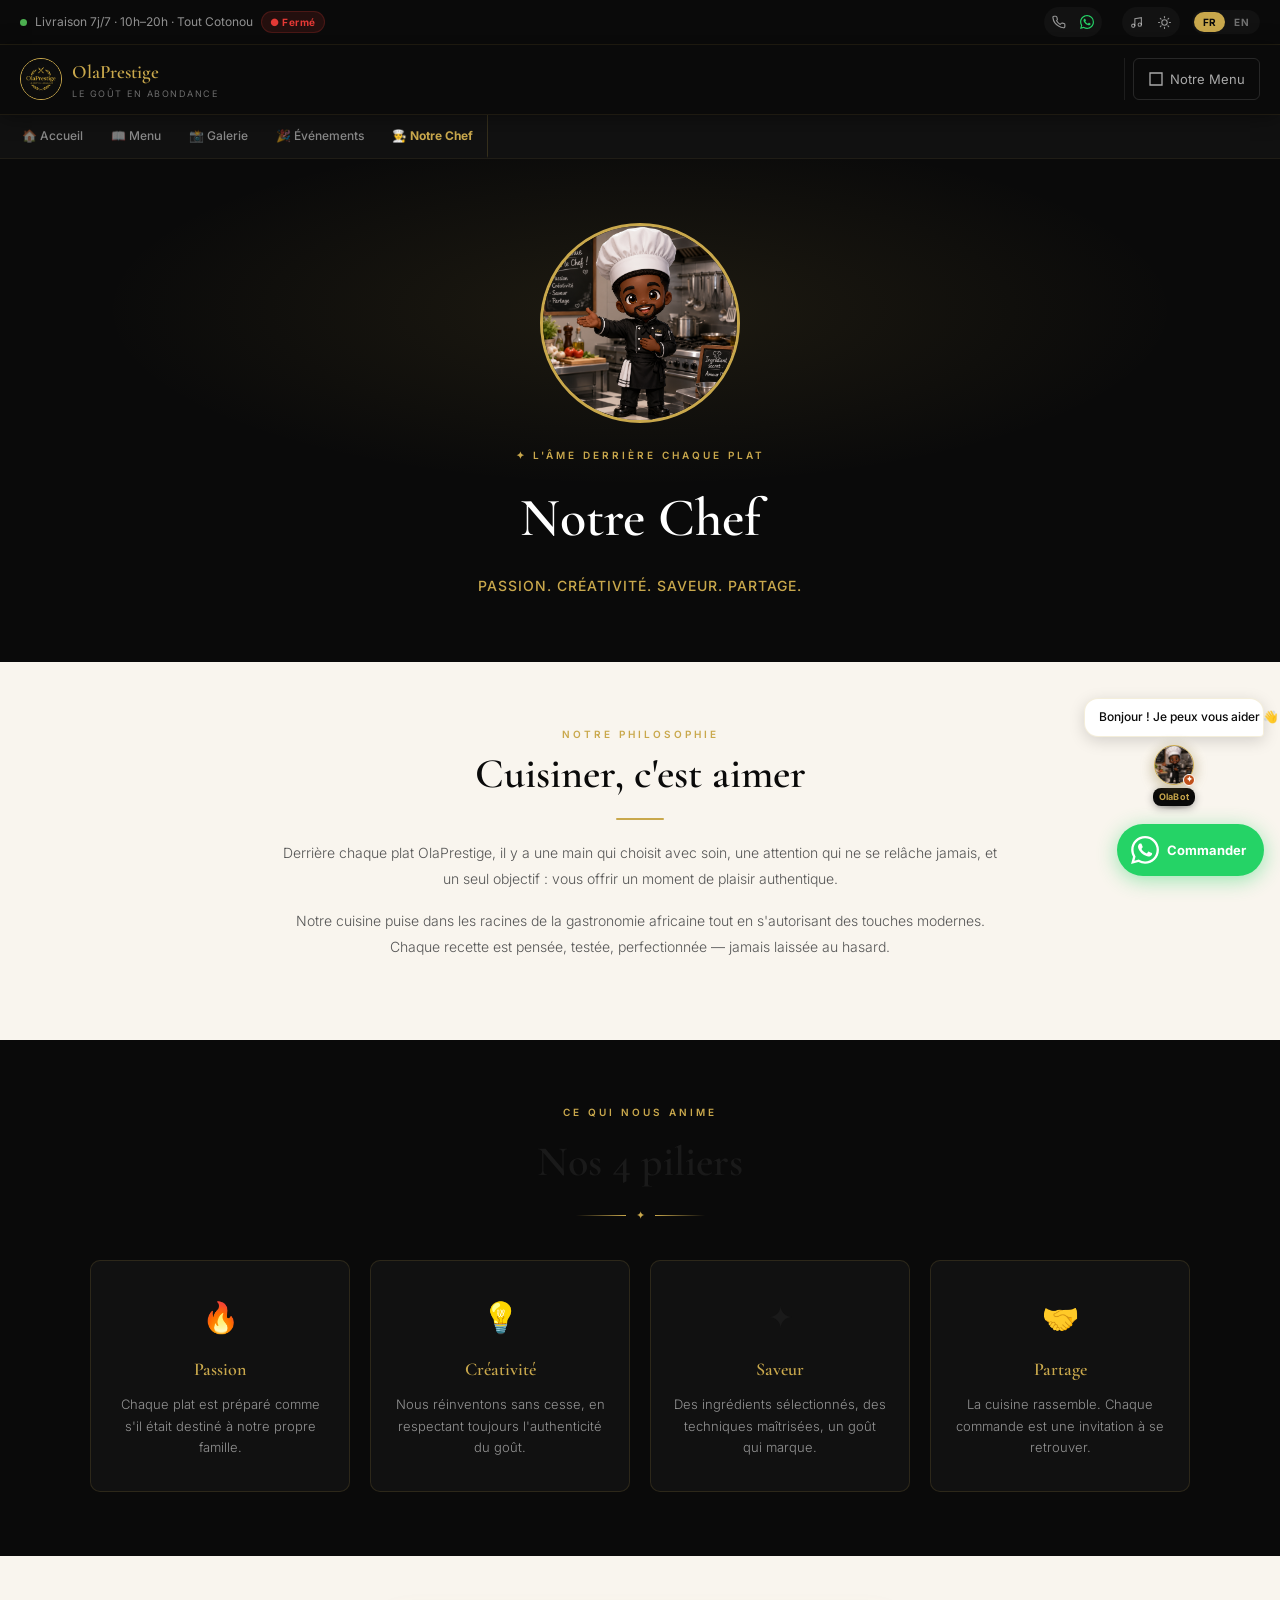
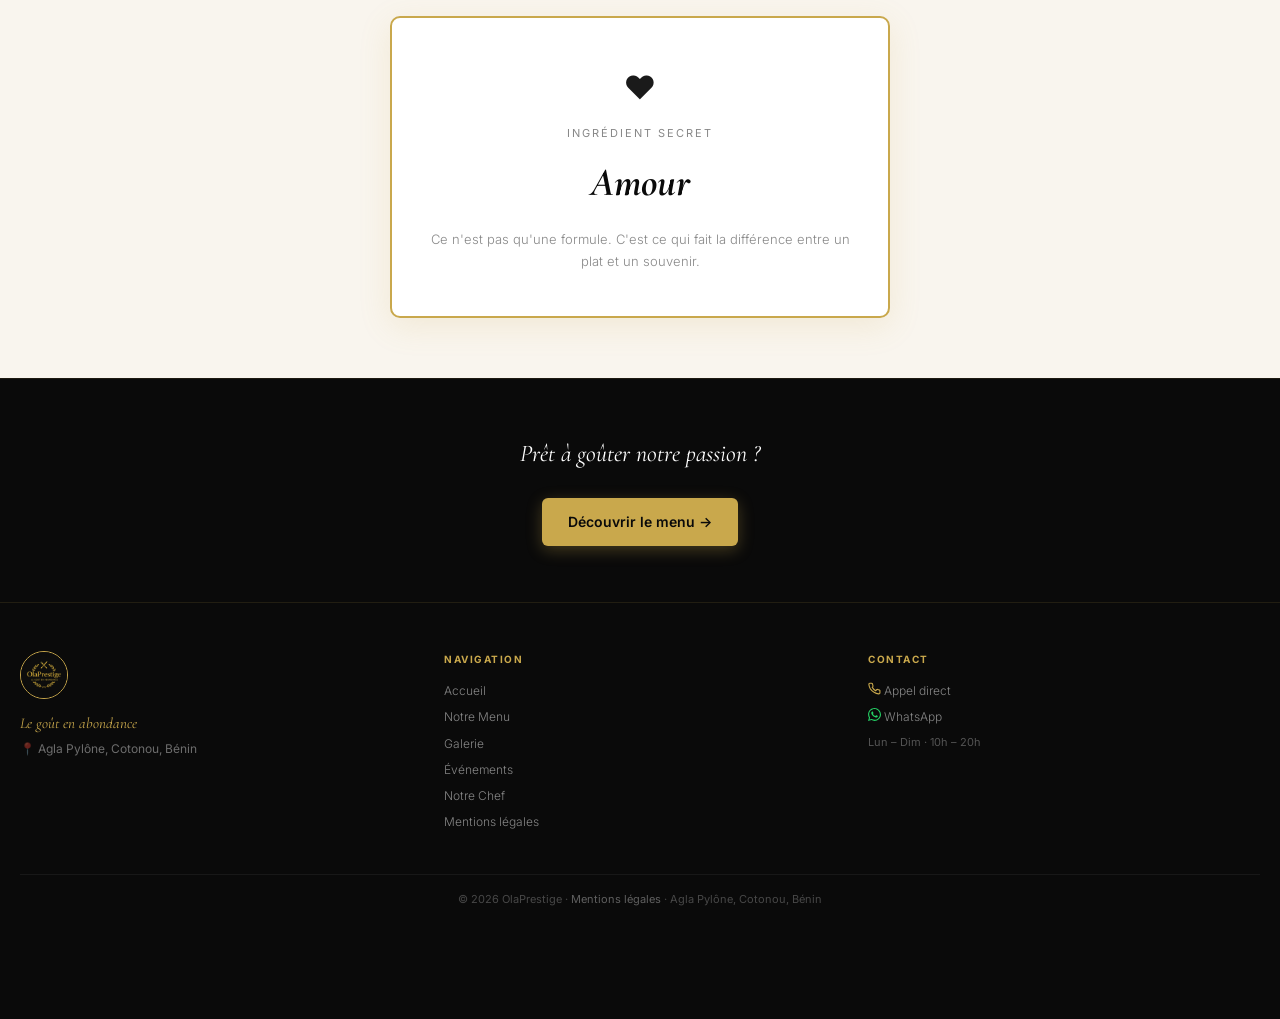
<file: notre-chef.html>
<!DOCTYPE html>
<html lang="fr">
<head>
  <meta charset="UTF-8">
  <meta name="viewport" content="width=device-width, initial-scale=1.0">
  <title>Notre Chef — OlaPrestige | L'âme derrière chaque plat</title>
  <meta name="description" content="Découvrez la philosophie culinaire d'OlaPrestige et l'équipe passionnée derrière chaque création.">
  <link href="https://fonts.googleapis.com/css2?family=Cormorant+Garamond:ital,wght@0,500;0,600;0,700;1,500;1,600&family=Inter:wght@300;400;500;600&display=swap" rel="stylesheet">
  <link rel="icon" href="logo.png">
  <link rel="stylesheet" href="style.css">
</head>
<body data-page="chef">

<!-- TOPBAR -->
<div class="topbar">
  <div class="topbar-left">
    <span class="live-dot"></span>
    <span>Livraison 7j/7 · 10h–20h · Tout Cotonou</span>
    <span class="status-pill" id="statusPill"></span>
  </div>
  <div class="topbar-right">
    <div class="topbar-group">
      <a href="tel:+2290141239272" class="t-icon" aria-label="Appeler">
        <svg width="14" height="14" viewBox="0 0 24 24" fill="none" stroke="currentColor" stroke-width="2" stroke-linecap="round"><path d="M22 16.92v3a2 2 0 0 1-2.18 2 19.79 19.79 0 0 1-8.63-3.07A19.5 19.5 0 0 1 4.69 13.1a19.79 19.79 0 0 1-3.07-8.67A2 2 0 0 1 3.4 2.18h3a2 2 0 0 1 2 1.72c.127.96.361 1.903.7 2.81a2 2 0 0 1-.45 2.11L7.91 9.91a16 16 0 0 0 6.18 6.18l1.79-1.79a2 2 0 0 1 2.11-.45c.907.339 1.85.573 2.81.7A2 2 0 0 1 22 16.92z"/></svg>
      </a>
      <a href="https://wa.me/2290152372275" target="_blank" class="t-icon" aria-label="WhatsApp">
        <svg width="14" height="14" viewBox="0 0 24 24" fill="#25D366"><path d="M17.472 14.382c-.297-.149-1.758-.867-2.03-.967-.273-.099-.471-.148-.67.15-.197.297-.767.966-.94 1.164-.173.199-.347.223-.644.075-.297-.15-1.255-.463-2.39-1.475-.883-.788-1.48-1.761-1.653-2.059-.173-.297-.018-.458.13-.606.134-.133.298-.347.446-.52.149-.174.198-.298.298-.497.099-.198.05-.371-.025-.52-.075-.149-.669-1.612-.916-2.207-.242-.579-.487-.5-.669-.51-.173-.008-.371-.01-.57-.01-.198 0-.52.074-.792.372-.272.297-1.04 1.016-1.04 2.479 0 1.462 1.065 2.875 1.213 3.074.149.198 2.096 3.2 5.077 4.487.709.306 1.262.489 1.694.625.712.227 1.36.195 1.871.118.571-.085 1.758-.719 2.006-1.413.248-.694.248-1.289.173-1.413-.074-.124-.272-.198-.57-.347m-5.421 7.403h-.004a9.87 9.87 0 0 1-5.031-1.378l-.361-.214-3.741.982.998-3.648-.235-.374a9.86 9.86 0 0 1-1.51-5.26c.001-5.45 4.436-9.884 9.888-9.884 2.64 0 5.122 1.03 6.988 2.898a9.825 9.825 0 0 1 2.893 6.994c-.003 5.45-4.437 9.884-9.885 9.884m8.413-18.297A11.815 11.815 0 0 0 12.05 0C5.495 0 .16 5.335.157 11.892c0 2.096.547 4.142 1.588 5.945L.057 24l6.305-1.654a11.882 11.882 0 0 0 5.683 1.448h.005c6.554 0 11.89-5.335 11.893-11.893a11.821 11.821 0 0 0-3.48-8.413z"/></svg>
      </a>
    </div>
    <div class="topbar-group">
      <button class="ctrl-btn" id="musicBtn" onclick="toggleMusic()" title="Musique d'ambiance" aria-label="Musique">
        <svg id="musicIcon" width="13" height="13" viewBox="0 0 24 24" fill="none" stroke="currentColor" stroke-width="2" stroke-linecap="round"><path d="M9 18V5l12-2v13"/><circle cx="6" cy="18" r="3"/><circle cx="18" cy="16" r="3"/></svg>
      </button>
      <button class="ctrl-btn" id="themeBtn" onclick="toggleTheme()" title="Mode clair/sombre" aria-label="Thème">
        <svg id="themeIcon" width="13" height="13" viewBox="0 0 24 24" fill="none" stroke="currentColor" stroke-width="2" stroke-linecap="round"><circle cx="12" cy="12" r="5"/><line x1="12" y1="1" x2="12" y2="3"/><line x1="12" y1="21" x2="12" y2="23"/><line x1="4.22" y1="4.22" x2="5.64" y2="5.64"/><line x1="18.36" y1="18.36" x2="19.78" y2="19.78"/><line x1="1" y1="12" x2="3" y2="12"/><line x1="21" y1="12" x2="23" y2="12"/><line x1="4.22" y1="19.78" x2="5.64" y2="18.36"/><line x1="18.36" y1="5.64" x2="19.78" y2="4.22"/></svg>
      </button>
    </div>
    <div class="lang-sw">
      <button class="lang-btn on" id="btnFR" onclick="setLang('fr')">FR</button>
      <button class="lang-btn" id="btnEN" onclick="setLang('en')">EN</button>
    </div>
  </div>
</div>

<!-- HEADER -->
<header class="hdr" id="hdr">
  <div class="hdr-in">
    <a href="index.html" class="logo-w">
      <img src="logo.png" alt="Logo OlaPrestige" class="logo-img">
      <div>
        <div class="logo-nm">OlaPrestige</div>
        <div class="logo-tg" data-fr="Le goût en abondance" data-en="Taste in abundance">Le goût en abondance</div>
      </div>
    </a>
    <div style="flex:1"></div>
    <div class="hdr-acts">
      <a href="menu.html" class="call-btn">
        <svg width="16" height="16" viewBox="0 0 24 24" fill="none" stroke="currentColor" stroke-width="2" stroke-linecap="round"><path d="M3 3h18v18H3z"/></svg>
        <span data-fr="Notre Menu" data-en="Our Menu">Notre Menu</span>
      </a>
    </div>
  </div>
</header>

<!-- NAV -->
<nav class="cat-nav" id="catNav">
  <div class="cat-nav-in" id="catNavIn">
    <a href="index.html" class="cat-lk" data-fr="🏠 Accueil" data-en="🏠 Home">🏠 Accueil</a>
    <a href="menu.html" class="cat-lk" data-fr="📖 Menu" data-en="📖 Menu">📖 Menu</a>
    <a href="galerie.html" class="cat-lk" data-fr="📸 Galerie" data-en="📸 Gallery">📸 Galerie</a>
    <a href="evenements.html" class="cat-lk" data-fr="🎉 Événements" data-en="🎉 Events">🎉 Événements</a>
    <a href="notre-chef.html" class="cat-lk cat-lk-home" data-fr="👨‍🍳 Notre Chef" data-en="👨‍🍳 Our Chef">👨‍🍳 Notre Chef</a>
  </div>
</nav>

<!-- HERO CHEF -->
<section class="chef-hero">
  <div class="chef-hero-glow"></div>
  <div class="chef-hero-in">
    <div class="chef-hero-img-wrap">
      <img src="chef-avatar.png" alt="Le Chef OlaPrestige" class="chef-hero-img">
    </div>
    <p class="cat-ey" data-fr="✦ L'âme derrière chaque plat" data-en="✦ The soul behind every dish">✦ L'âme derrière chaque plat</p>
    <h1 class="chef-hero-ttl" data-fr="Notre Chef" data-en="Our Chef">Notre Chef</h1>
    <p class="chef-hero-sub" data-fr="Passion. Créativité. Saveur. Partage." data-en="Passion. Creativity. Flavor. Sharing.">Passion. Créativité. Saveur. Partage.</p>
  </div>
</section>

<!-- PHILOSOPHIE -->
<section class="chef-philo">
  <div class="chef-philo-in">
    <div class="chef-philo-text">
      <p class="cat-ey" data-fr="Notre philosophie" data-en="Our philosophy">Notre philosophie</p>
      <h2 class="hist-ttl" data-fr="Cuisiner, c'est aimer" data-en="To cook is to love">Cuisiner, c'est aimer</h2>
      <div class="hist-divider"></div>
      <p class="hist-p" data-fr="Derrière chaque plat OlaPrestige, il y a une main qui choisit avec soin, une attention qui ne se relâche jamais, et un seul objectif : vous offrir un moment de plaisir authentique." data-en="Behind every OlaPrestige dish, there's a hand that chooses with care, an attention that never wavers, and a single goal: to offer you a moment of authentic pleasure.">Derrière chaque plat OlaPrestige, il y a une main qui choisit avec soin, une attention qui ne se relâche jamais, et un seul objectif : vous offrir un moment de plaisir authentique.</p>
      <p class="hist-p" data-fr="Notre cuisine puise dans les racines de la gastronomie africaine tout en s'autorisant des touches modernes. Chaque recette est pensée, testée, perfectionnée — jamais laissée au hasard." data-en="Our cuisine draws from the roots of African gastronomy while allowing for modern touches. Every recipe is thought out, tested, perfected — never left to chance.">Notre cuisine puise dans les racines de la gastronomie africaine tout en s'autorisant des touches modernes. Chaque recette est pensée, testée, perfectionnée — jamais laissée au hasard.</p>
    </div>
  </div>
</section>

<!-- VALEURS -->
<section class="chef-vals">
  <div class="chef-vals-in">
    <p class="cat-ey light" data-fr="Ce qui nous anime" data-en="What drives us">Ce qui nous anime</p>
    <h2 class="cat-ttl light" data-fr="Nos 4 piliers" data-en="Our 4 pillars">Nos 4 piliers</h2>
    <div class="cat-div light"><span>✦</span></div>

    <div class="chef-vals-grid">
      <div class="chef-val-card">
        <div class="chef-val-icon">🔥</div>
        <h3 data-fr="Passion" data-en="Passion">Passion</h3>
        <p data-fr="Chaque plat est préparé comme s'il était destiné à notre propre famille." data-en="Every dish is prepared as if it were meant for our own family.">Chaque plat est préparé comme s'il était destiné à notre propre famille.</p>
      </div>
      <div class="chef-val-card">
        <div class="chef-val-icon">💡</div>
        <h3 data-fr="Créativité" data-en="Creativity">Créativité</h3>
        <p data-fr="Nous réinventons sans cesse, en respectant toujours l'authenticité du goût." data-en="We constantly reinvent, while always respecting the authenticity of flavor.">Nous réinventons sans cesse, en respectant toujours l'authenticité du goût.</p>
      </div>
      <div class="chef-val-card">
        <div class="chef-val-icon">✦</div>
        <h3 data-fr="Saveur" data-en="Flavor">Saveur</h3>
        <p data-fr="Des ingrédients sélectionnés, des techniques maîtrisées, un goût qui marque." data-en="Selected ingredients, mastered techniques, a flavor that leaves a mark.">Des ingrédients sélectionnés, des techniques maîtrisées, un goût qui marque.</p>
      </div>
      <div class="chef-val-card">
        <div class="chef-val-icon">🤝</div>
        <h3 data-fr="Partage" data-en="Sharing">Partage</h3>
        <p data-fr="La cuisine rassemble. Chaque commande est une invitation à se retrouver." data-en="Cooking brings people together. Every order is an invitation to reconnect.">La cuisine rassemble. Chaque commande est une invitation à se retrouver.</p>
      </div>
    </div>
  </div>
</section>

<!-- INGRÉDIENT SECRET -->
<section class="chef-secret">
  <div class="chef-secret-in">
    <div class="chef-secret-card">
      <span class="chef-secret-icon">❤️</span>
      <p class="chef-secret-label" data-fr="Ingrédient secret" data-en="Secret ingredient">Ingrédient secret</p>
      <h3 class="chef-secret-word" data-fr="Amour" data-en="Love">Amour</h3>
      <p class="chef-secret-sub" data-fr="Ce n'est pas qu'une formule. C'est ce qui fait la différence entre un plat et un souvenir." data-en="It's not just a phrase. It's what makes the difference between a meal and a memory.">Ce n'est pas qu'une formule. C'est ce qui fait la différence entre un plat et un souvenir.</p>
    </div>
  </div>
</section>

<!-- CTA FINAL -->
<section class="chef-cta">
  <p class="chef-cta-text" data-fr="Prêt à goûter notre passion ?" data-en="Ready to taste our passion?">Prêt à goûter notre passion ?</p>
  <a href="menu.html" class="btn-gold" data-fr="Découvrir le menu →" data-en="Explore the menu →">Découvrir le menu →</a>
</section>

<!-- FOOTER -->
<footer class="ftr">
  <div class="ftr-in">
    <div>
      <img src="logo.png" alt="OlaPrestige" class="ftr-logo">
      <p class="ftr-tag" data-fr="Le goût en abondance" data-en="Taste in abundance">Le goût en abondance</p>
      <p class="ftr-addr">📍 Agla Pylône, Cotonou, Bénin</p>
    </div>
    <div class="ftr-col">
      <h5 data-fr="Navigation" data-en="Navigation">Navigation</h5>
      <a href="index.html" data-fr="Accueil" data-en="Home">Accueil</a>
      <a href="menu.html" data-fr="Notre Menu" data-en="Our Menu">Notre Menu</a>
      <a href="galerie.html" data-fr="Galerie" data-en="Gallery">Galerie</a>
      <a href="evenements.html" data-fr="Événements" data-en="Events">Événements</a>
      <a href="notre-chef.html" data-fr="Notre Chef" data-en="Our Chef">Notre Chef</a>
      <a href="legal.html" data-fr="Mentions légales" data-en="Legal">Mentions légales</a>
    </div>
    <div class="ftr-col">
      <h5 data-fr="Contact" data-en="Contact">Contact</h5>
      <a href="tel:+2290141239272" class="ftr-cl">
        <svg width="13" height="13" viewBox="0 0 24 24" fill="none" stroke="#C9A84C" stroke-width="2" stroke-linecap="round"><path d="M22 16.92v3a2 2 0 0 1-2.18 2 19.79 19.79 0 0 1-8.63-3.07A19.5 19.5 0 0 1 4.69 13.1a19.79 19.79 0 0 1-3.07-8.67A2 2 0 0 1 3.4 2.18h3a2 2 0 0 1 2 1.72c.127.96.361 1.903.7 2.81a2 2 0 0 1-.45 2.11L7.91 9.91a16 16 0 0 0 6.18 6.18l1.79-1.79a2 2 0 0 1 2.11-.45c.907.339 1.85.573 2.81.7A2 2 0 0 1 22 16.92z"/></svg>
        <span data-fr="Appel direct" data-en="Direct call">Appel direct</span>
      </a>
      <a href="https://wa.me/2290152372275" target="_blank" class="ftr-cl">
        <svg width="13" height="13" viewBox="0 0 24 24" fill="#25D366"><path d="M17.472 14.382c-.297-.149-1.758-.867-2.03-.967-.273-.099-.471-.148-.67.15-.197.297-.767.966-.94 1.164-.173.199-.347.223-.644.075-.297-.15-1.255-.463-2.39-1.475-.883-.788-1.48-1.761-1.653-2.059-.173-.297-.018-.458.13-.606.134-.133.298-.347.446-.52.149-.174.198-.298.298-.497.099-.198.05-.371-.025-.52-.075-.149-.669-1.612-.916-2.207-.242-.579-.487-.5-.669-.51-.173-.008-.371-.01-.57-.01-.198 0-.52.074-.792.372-.272.297-1.04 1.016-1.04 2.479 0 1.462 1.065 2.875 1.213 3.074.149.198 2.096 3.2 5.077 4.487.709.306 1.262.489 1.694.625.712.227 1.36.195 1.871.118.571-.085 1.758-.719 2.006-1.413.248-.694.248-1.289.173-1.413-.074-.124-.272-.198-.57-.347m-5.421 7.403h-.004a9.87 9.87 0 0 1-5.031-1.378l-.361-.214-3.741.982.998-3.648-.235-.374a9.86 9.86 0 0 1-1.51-5.26c.001-5.45 4.436-9.884 9.888-9.884 2.64 0 5.122 1.03 6.988 2.898a9.825 9.825 0 0 1 2.893 6.994c-.003 5.45-4.437 9.884-9.885 9.884m8.413-18.297A11.815 11.815 0 0 0 12.05 0C5.495 0 .16 5.335.157 11.892c0 2.096.547 4.142 1.588 5.945L.057 24l6.305-1.654a11.882 11.882 0 0 0 5.683 1.448h.005c6.554 0 11.89-5.335 11.893-11.893a11.821 11.821 0 0 0-3.48-8.413z"/></svg>
        WhatsApp
      </a>
      <p class="ftr-hrs" data-fr="Lun – Dim · 10h – 20h" data-en="Mon – Sun · 10am – 8pm">Lun – Dim · 10h – 20h</p>
    </div>
  </div>
  <div class="ftr-bot">© 2026 OlaPrestige · <a href="legal.html" style="color:rgba(255,255,255,0.35);text-decoration:none;">Mentions légales</a> · Agla Pylône, Cotonou, Bénin</div>
</footer>

<script src="main.js"></script>
<script src="olabot.js"></script>
</body>
</html>
</file>
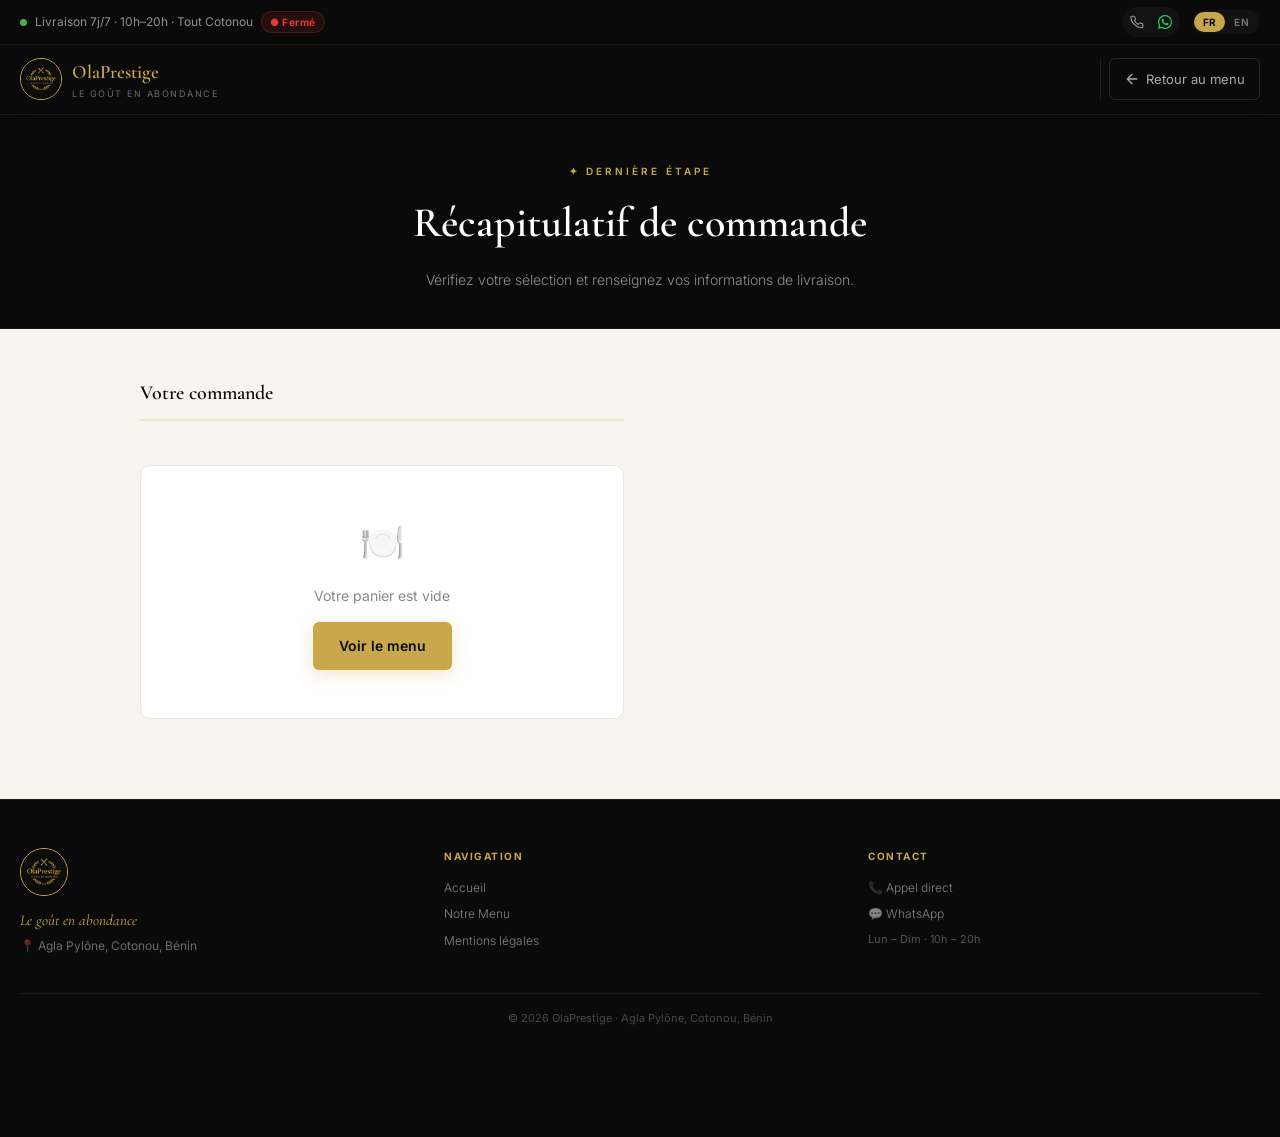
<file: recap-commande.html>
<!DOCTYPE html>
<html lang="fr">
<head>
  <meta charset="UTF-8">
  <meta name="viewport" content="width=device-width, initial-scale=1.0">
  <title>Récapitulatif de commande — OlaPrestige</title>
  <meta name="description" content="Vérifiez votre commande OlaPrestige et renseignez vos informations de livraison.">
  <meta name="robots" content="noindex, follow">
  <link href="https://fonts.googleapis.com/css2?family=Cormorant+Garamond:ital,wght@0,500;0,600;0,700;1,500&family=Inter:wght@300;400;500;600&display=swap" rel="stylesheet">
  <link rel="icon" href="logo.png">
  <link rel="stylesheet" href="style.css">
</head>
<body data-page="recap">

<!-- TOPBAR -->
<div class="topbar">
  <div class="topbar-left">
    <span class="live-dot"></span>
    <span>Livraison 7j/7 · 10h–20h · Tout Cotonou</span>
    <span class="status-pill" id="statusPill"></span>
  </div>
  <div class="topbar-right">
    <div class="topbar-group">
      <a href="tel:+2290141239272" class="t-icon" aria-label="Appeler">
        <svg width="14" height="14" viewBox="0 0 24 24" fill="none" stroke="currentColor" stroke-width="2" stroke-linecap="round"><path d="M22 16.92v3a2 2 0 0 1-2.18 2 19.79 19.79 0 0 1-8.63-3.07A19.5 19.5 0 0 1 4.69 13.1a19.79 19.79 0 0 1-3.07-8.67A2 2 0 0 1 3.4 2.18h3a2 2 0 0 1 2 1.72c.127.96.361 1.903.7 2.81a2 2 0 0 1-.45 2.11L7.91 9.91a16 16 0 0 0 6.18 6.18l1.79-1.79a2 2 0 0 1 2.11-.45c.907.339 1.85.573 2.81.7A2 2 0 0 1 22 16.92z"/></svg>
      </a>
      <a href="https://wa.me/2290152372275" target="_blank" class="t-icon" aria-label="WhatsApp">
        <svg width="14" height="14" viewBox="0 0 24 24" fill="#25D366"><path d="M17.472 14.382c-.297-.149-1.758-.867-2.03-.967-.273-.099-.471-.148-.67.15-.197.297-.767.966-.94 1.164-.173.199-.347.223-.644.075-.297-.15-1.255-.463-2.39-1.475-.883-.788-1.48-1.761-1.653-2.059-.173-.297-.018-.458.13-.606.134-.133.298-.347.446-.52.149-.174.198-.298.298-.497.099-.198.05-.371-.025-.52-.075-.149-.669-1.612-.916-2.207-.242-.579-.487-.5-.669-.51-.173-.008-.371-.01-.57-.01-.198 0-.52.074-.792.372-.272.297-1.04 1.016-1.04 2.479 0 1.462 1.065 2.875 1.213 3.074.149.198 2.096 3.2 5.077 4.487.709.306 1.262.489 1.694.625.712.227 1.36.195 1.871.118.571-.085 1.758-.719 2.006-1.413.248-.694.248-1.289.173-1.413-.074-.124-.272-.198-.57-.347m-5.421 7.403h-.004a9.87 9.87 0 0 1-5.031-1.378l-.361-.214-3.741.982.998-3.648-.235-.374a9.86 9.86 0 0 1-1.51-5.26c.001-5.45 4.436-9.884 9.888-9.884 2.64 0 5.122 1.03 6.988 2.898a9.825 9.825 0 0 1 2.893 6.994c-.003 5.45-4.437 9.884-9.885 9.884m8.413-18.297A11.815 11.815 0 0 0 12.05 0C5.495 0 .16 5.335.157 11.892c0 2.096.547 4.142 1.588 5.945L.057 24l6.305-1.654a11.882 11.882 0 0 0 5.683 1.448h.005c6.554 0 11.89-5.335 11.893-11.893a11.821 11.821 0 0 0-3.48-8.413z"/></svg>
      </a>
    </div>
    <div class="lang-sw">
      <button class="lang-btn on" id="btnFR" onclick="setLang('fr')">FR</button>
      <button class="lang-btn" id="btnEN" onclick="setLang('en')">EN</button>
    </div>
  </div>
</div>

<!-- HEADER -->
<header class="hdr" id="hdr">
  <div class="hdr-in">
    <a href="index.html" class="logo-w">
      <img src="logo.png" alt="Logo OlaPrestige" class="logo-img">
      <div>
        <div class="logo-nm">OlaPrestige</div>
        <div class="logo-tg" data-fr="Le goût en abondance" data-en="Taste in abundance">Le goût en abondance</div>
      </div>
    </a>
    <div style="flex:1"></div>
    <div class="hdr-acts">
      <a href="menu.html" class="call-btn">
        <svg width="16" height="16" viewBox="0 0 24 24" fill="none" stroke="currentColor" stroke-width="2" stroke-linecap="round"><path d="M19 12H5M12 5l-7 7 7 7"/></svg>
        <span data-fr="Retour au menu" data-en="Back to menu">Retour au menu</span>
      </a>
    </div>
  </div>
</header>

<!-- BANNIÈRE -->
<section class="recap-banner">
  <div class="recap-banner-in">
    <p class="cat-ey" data-fr="✦ Dernière étape" data-en="✦ Final step">✦ Dernière étape</p>
    <h1 class="recap-banner-ttl" data-fr="Récapitulatif de commande" data-en="Order summary">Récapitulatif de commande</h1>
    <p class="recap-banner-sub" data-fr="Vérifiez votre sélection et renseignez vos informations de livraison." data-en="Check your selection and enter your delivery details.">Vérifiez votre sélection et renseignez vos informations de livraison.</p>
  </div>
</section>

<!-- CONTENU -->
<main class="recap-main">
  <div class="recap-wrap">

    <!-- COLONNE ARTICLES -->
    <div class="recap-items-col">
      <h2 class="recap-h2" data-fr="Votre commande" data-en="Your order">Votre commande</h2>
      <div id="recapItemsList" class="recap-items-list"></div>

      <div class="recap-empty" id="recapEmpty" style="display:none">
        <span>🍽️</span>
        <p data-fr="Votre panier est vide" data-en="Your cart is empty">Votre panier est vide</p>
        <a href="menu.html" class="btn-gold" data-fr="Voir le menu" data-en="View menu">Voir le menu</a>
      </div>

      <div class="recap-totals" id="recapTotals">
        <div class="recap-row"><span data-fr="Sous-total" data-en="Subtotal">Sous-total</span><span id="recapSub">0 F</span></div>
        <div class="recap-row"><span data-fr="Livraison" data-en="Delivery">Livraison</span><span data-fr="Selon votre quartier" data-en="Based on your area">Selon votre quartier</span></div>
        <div class="recap-row recap-row-total"><strong data-fr="Total estimé" data-en="Estimated total">Total estimé</strong><strong id="recapTotal">0 F</strong></div>
      </div>
    </div>

    <!-- COLONNE FORMULAIRE -->
    <div class="recap-form-col" id="recapFormCol">
      <h2 class="recap-h2" data-fr="Informations de livraison" data-en="Delivery information">Informations de livraison</h2>

      <div class="fg">
        <label data-fr="Nom complet *" data-en="Full name *">Nom complet *</label>
        <input type="text" id="recapName" placeholder="Ex: Kofi Mensah">
      </div>
      <div class="fg">
        <label data-fr="Numéro de téléphone *" data-en="Phone number *">Numéro de téléphone *</label>
        <input type="tel" id="recapPhone" placeholder="+229 01 XX XX XX XX">
      </div>
      <div class="fg">
        <label data-fr="Quartier *" data-en="Neighborhood *">Quartier *</label>
        <input type="text" id="recapZone" data-placeholder-fr="Ex: Akpakpa, Cadjehoun..." data-placeholder-en="Ex: Akpakpa, Cadjehoun..." placeholder="Ex: Akpakpa, Cadjehoun...">
      </div>
      <div class="fg">
        <label data-fr="Adresse de livraison précise *" data-en="Precise delivery address *">Adresse de livraison précise *</label>
        <textarea id="recapAddress" data-placeholder-fr="Rue, repère proche, indications utiles pour le livreur..." data-placeholder-en="Street, nearby landmark, useful hints for the delivery person..." placeholder="Rue, repère proche, indications utiles pour le livreur..."></textarea>
      </div>
      <div class="fg">
        <label data-fr="Note (optionnel)" data-en="Note (optional)">Note (optionnel)</label>
        <textarea id="recapNote" data-placeholder-fr="Instructions spéciales, allergies..." data-placeholder-en="Special instructions, allergies..." placeholder="Instructions spéciales, allergies..."></textarea>
      </div>

      <div class="recap-info" data-fr="💳 Paiement à la livraison ou Mobile Money" data-en="💳 Pay on delivery or Mobile Money">💳 Paiement à la livraison ou Mobile Money</div>

      <button class="btn-wa recap-confirm-btn" onclick="confirmRecapOrder()">
        <svg width="18" height="18" viewBox="0 0 24 24" fill="white"><path d="M17.472 14.382c-.297-.149-1.758-.867-2.03-.967-.273-.099-.471-.148-.67.15-.197.297-.767.966-.94 1.164-.173.199-.347.223-.644.075-.297-.15-1.255-.463-2.39-1.475-.883-.788-1.48-1.761-1.653-2.059-.173-.297-.018-.458.13-.606.134-.133.298-.347.446-.52.149-.174.198-.298.298-.497.099-.198.05-.371-.025-.52-.075-.149-.669-1.612-.916-2.207-.242-.579-.487-.5-.669-.51-.173-.008-.371-.01-.57-.01-.198 0-.52.074-.792.372-.272.297-1.04 1.016-1.04 2.479 0 1.462 1.065 2.875 1.213 3.074.149.198 2.096 3.2 5.077 4.487.709.306 1.262.489 1.694.625.712.227 1.36.195 1.871.118.571-.085 1.758-.719 2.006-1.413.248-.694.248-1.289.173-1.413-.074-.124-.272-.198-.57-.347m-5.421 7.403h-.004a9.87 9.87 0 0 1-5.031-1.378l-.361-.214-3.741.982.998-3.648-.235-.374a9.86 9.86 0 0 1-1.51-5.26c.001-5.45 4.436-9.884 9.888-9.884 2.64 0 5.122 1.03 6.988 2.898a9.825 9.825 0 0 1 2.893 6.994c-.003 5.45-4.437 9.884-9.885 9.884m8.413-18.297A11.815 11.815 0 0 0 12.05 0C5.495 0 .16 5.335.157 11.892c0 2.096.547 4.142 1.588 5.945L.057 24l6.305-1.654a11.882 11.882 0 0 0 5.683 1.448h.005c6.554 0 11.89-5.335 11.893-11.893a11.821 11.821 0 0 0-3.48-8.413z"/></svg>
        <span data-fr="Confirmer via WhatsApp" data-en="Confirm via WhatsApp">Confirmer via WhatsApp</span>
      </button>
    </div>

  </div>
</main>

<!-- FOOTER -->
<footer class="ftr">
  <div class="ftr-in">
    <div>
      <img src="logo.png" alt="OlaPrestige" class="ftr-logo">
      <p class="ftr-tag" data-fr="Le goût en abondance" data-en="Taste in abundance">Le goût en abondance</p>
      <p class="ftr-addr">📍 Agla Pylône, Cotonou, Bénin</p>
    </div>
    <div class="ftr-col">
      <h5 data-fr="Navigation" data-en="Navigation">Navigation</h5>
      <a href="index.html" data-fr="Accueil" data-en="Home">Accueil</a>
      <a href="menu.html" data-fr="Notre Menu" data-en="Our Menu">Notre Menu</a>
      <a href="legal.html" data-fr="Mentions légales" data-en="Legal">Mentions légales</a>
    </div>
    <div class="ftr-col">
      <h5 data-fr="Contact" data-en="Contact">Contact</h5>
      <a href="tel:+2290141239272" class="ftr-cl">📞 <span data-fr="Appel direct" data-en="Direct call">Appel direct</span></a>
      <a href="https://wa.me/2290152372275" target="_blank" class="ftr-cl">💬 WhatsApp</a>
      <p class="ftr-hrs" data-fr="Lun – Dim · 10h – 20h" data-en="Mon – Sun · 10am – 8pm">Lun – Dim · 10h – 20h</p>
    </div>
  </div>
  <div class="ftr-bot">© 2026 OlaPrestige · Agla Pylône, Cotonou, Bénin</div>
</footer>

<script src="main.js"></script>
<script>
/* ═══ PAGE RÉCAP COMMANDE ═══ */
function renderRecapPage() {
  const list   = document.getElementById('recapItemsList');
  const empty  = document.getElementById('recapEmpty');
  const totals = document.getElementById('recapTotals');
  const formCol = document.getElementById('recapFormCol');
  if (!list) return;

  if (!cart || cart.length === 0) {
    list.innerHTML = '';
    if (empty)   empty.style.display = 'flex';
    if (totals)  totals.style.display = 'none';
    if (formCol) formCol.style.display = 'none';
    return;
  }

  if (empty)   empty.style.display = 'none';
  if (totals)  totals.style.display = 'block';
  if (formCol) formCol.style.display = 'block';

  const sub = cartSubtotal();

  list.innerHTML = cart.map(item => {
    const nm = lang === 'en' ? item.nameEn : item.nameFr;
    return `<div class="recap-item">
      <img src="${item.img}" alt="${nm}" class="recap-item-img" onerror="this.src='logo.png'">
      <div class="recap-item-info">
        <div class="recap-item-nm">${nm}</div>
        <div class="recap-item-qty-wrap">
          <button class="qty-b" onclick="chQty('${item.id}',-1); renderRecapPage();">−</button>
          <span class="qty-n">${item.qty}</span>
          <button class="qty-b" onclick="chQty('${item.id}',1); renderRecapPage();">+</button>
        </div>
      </div>
      <div class="recap-item-price">${fmt(item.price * item.qty)}</div>
    </div>`;
  }).join('');

  document.getElementById('recapSub').textContent   = fmt(sub);
  document.getElementById('recapTotal').textContent = fmt(sub + DELIVERY_FEE);
}

function confirmRecapOrder() {
  const name    = document.getElementById('recapName').value.trim();
  const phone   = document.getElementById('recapPhone').value.trim();
  const zone    = document.getElementById('recapZone').value.trim();
  const address = document.getElementById('recapAddress').value.trim();
  const note    = document.getElementById('recapNote').value.trim();
  const fr = lang === 'fr';

  if (!cart || cart.length === 0) { toast(fr ? '⚠️ Votre panier est vide' : '⚠️ Your cart is empty'); return; }
  if (!name)    { toast(fr ? '⚠️ Entrez votre nom' : '⚠️ Enter your name'); return; }
  if (!phone)   { toast(fr ? '⚠️ Entrez votre téléphone' : '⚠️ Enter your phone'); return; }
  if (!zone)    { toast(fr ? '⚠️ Entrez votre quartier' : '⚠️ Enter your area'); return; }
  if (!address) { toast(fr ? '⚠️ Entrez votre adresse précise' : '⚠️ Enter your precise address'); return; }

  const sub = cartSubtotal();

  let msg = `✦ *${fr ? 'COMMANDE COMPLÈTE' : 'FULL ORDER'} — OlaPrestige*\\n\\n`;
  msg += `👤 *${fr ? 'Client' : 'Customer'} :* ${name}\\n`;
  msg += `📞 *${fr ? 'Téléphone' : 'Phone'} :* ${phone}\\n`;
  msg += `📍 *${fr ? 'Quartier' : 'Area'} :* ${zone}\\n`;
  msg += `🏠 *${fr ? 'Adresse' : 'Address'} :* ${address}\\n\\n`;
  msg += `🍽️ *${fr ? 'Commande' : 'Order'} :*\\n`;
  cart.forEach(item => {
    const nm = fr ? item.nameFr : item.nameEn;
    msg += `• ${nm} × ${item.qty} — ${fmt(item.price * item.qty)}\\n`;
  });
  msg += `\\n💰 *${fr ? 'Sous-total' : 'Subtotal'} :* ${fmt(sub)}`;
  msg += `\\n🚚 *${fr ? 'Livraison' : 'Delivery'} :* ${fr ? 'Selon quartier' : 'Based on area'}`;
  if (note) msg += `\\n📝 *Note :* ${note}`;
  msg += '\\n\\n_olaprestige.netlify.app/recap-commande_';

  showReceipt({ name, zone: `${zone} — ${address}`, phone, note, items: [...cart], subtotal: sub, fr, waMsg: msg });

  cart = [];
  saveCart();
  updateCartUI();
  renderRecapPage();
}

document.addEventListener('DOMContentLoaded', () => {
  setTimeout(renderRecapPage, 60);
});
</script>
</body>
</html>
</file>
<file: style.css>
/* ═══════════ RESET & VARIABLES ═══════════ */
*, *::before, *::after { margin:0; padding:0; box-sizing:border-box; }
html, body {
  width:100%;
  max-width:100vw;
  overflow-x:hidden;
}
html { scroll-behavior:smooth; }
body { font-family:'Inter','Segoe UI',Roboto,-apple-system,BlinkMacSystemFont,sans-serif; background:#0A0A0A; color:#1A1A1A; line-height:1.6; position:relative; }
a { text-decoration:none; color:inherit; }
img { max-width:100%; display:block; }
button { cursor:pointer; font-family:inherit; border:none; outline:none; }

:root {
  --noir:    #0A0A0A;
  --noir2:   #111111;
  --noir3:   #1C1C1C;
  --or:      #C9A84C;
  --or-lt:   #E8C97A;
  --ivoire:  #F9F5EE;
  --blanc:   #FFFFFF;
  --gris:    #888888;
  --wa:      #25D366;
  --braise:  #C0501A;
  --braise2: #E06020;
  --r:       10px;
  --rsm:     6px;
  --t:       0.2s;
}

/* ═══════════ TOPBAR ═══════════ */
.topbar {
  background: var(--noir);
  display: flex;
  justify-content: space-between;
  align-items: center;
  padding: 7px 20px;
  font-size: 12px;
  color: rgba(255,255,255,0.55);
  border-bottom: 1px solid rgba(201,168,76,0.12);
  flex-wrap: wrap;
  gap: 6px;
}
.topbar-left { display:flex; align-items:center; gap:8px; }
.topbar-right { display:flex; align-items:center; gap:12px; }
.live-dot {
  width:7px; height:7px; border-radius:50%;
  background:#4caf50; flex-shrink:0;
  animation: blink 2s infinite;
}
@keyframes blink { 0%,100%{opacity:1} 50%{opacity:0.4} }
.status-pill {
  padding:2px 8px; border-radius:20px;
  font-size:10px; font-weight:700; letter-spacing:0.5px;
}
.s-open  { background:rgba(76,175,80,0.15); color:#4caf50; border:1px solid rgba(76,175,80,0.3); }
.s-closed{ background:rgba(229,57,53,0.12); color:#e53935; border:1px solid rgba(229,57,53,0.2); }
/* Système unifié d'actions topbar : icônes rondes discrètes, groupées visuellement */
.topbar-group {
  display:flex; align-items:center; gap:2px;
  padding:2px; border-radius:20px;
  background:rgba(255,255,255,0.03);
}
.topbar-group + .topbar-group { margin-left:8px; }

.t-icon {
  display:flex; align-items:center; justify-content:center;
  width:26px; height:26px; border-radius:50%;
  color:rgba(255,255,255,0.55);
  transition:all var(--t);
  flex-shrink:0;
}
.t-icon:hover { color:var(--or); background:rgba(201,168,76,0.12); }

.lang-sw {
  display:flex; align-items:center;
  background:rgba(255,255,255,0.03);
  border-radius:20px; padding:2px;
}
.lang-btn {
  background:none; border:none; padding:4px 9px;
  font-size:10px; font-weight:700; letter-spacing:0.3px;
  color:rgba(255,255,255,0.4); cursor:pointer;
  border-radius:14px; transition:all var(--t);
}
.lang-btn:hover { color:rgba(255,255,255,0.7); }
.lang-btn.on { color:var(--noir); background:var(--or); }
.lang-sep { display:none; }

/* ═══════════ HEADER ═══════════ */
.hdr {
  background: var(--noir);
  padding: 12px 20px;
  position: sticky; top:0; z-index:100;
  border-bottom: 1px solid rgba(201,168,76,0.1);
  box-shadow: 0 2px 20px rgba(0,0,0,0.4);
}
.hdr-in {
  display: flex;
  align-items: center;
  gap: 8px;
  max-width: 1280px;
  margin: 0 auto;
  width:100%;
}
.logo-w { display:flex; align-items:center; gap:10px; flex-shrink:0; }
.logo-img {
  width:42px; height:42px; border-radius:50%;
  object-fit:cover; border:1.5px solid var(--or);
}
.logo-nm { font-family:'Cormorant Garamond',Georgia,'Times New Roman',serif; font-size:19px; font-weight:600; color:var(--or); }
.logo-tg { font-size:9px; color:rgba(255,255,255,0.4); text-transform:uppercase; letter-spacing:1.5px; }
.srch-w {
  flex:1; min-width:0;
  display:flex; border-radius:var(--rsm); overflow:hidden;
  border:1px solid rgba(201,168,76,0.25);
}
.srch-w:focus-within { border-color:var(--or); }
.srch-in {
  flex:1; border:none; outline:none;
  padding:9px 12px; font-size:13px;
  background:#181818; color:var(--blanc);
}
.srch-in::placeholder { color:rgba(255,255,255,0.3); }
.srch-btn {
  background:var(--or); padding:9px 13px;
  color:var(--noir); display:flex; align-items:center;
}
.hdr-acts { display:flex; align-items:center; gap:8px; flex-shrink:0; padding-left:8px; border-left:1px solid rgba(255,255,255,0.08); }
.call-btn {
  display:flex; align-items:center; gap:6px;
  color:rgba(255,255,255,0.65); font-size:13px;
  height:42px; padding:0 14px; border-radius:var(--rsm);
  border:1px solid rgba(255,255,255,0.12);
  transition:all var(--t);
  flex-shrink:0;
}
.call-btn:hover { border-color:var(--or); color:var(--or); background:rgba(201,168,76,0.06); }
.call-btn span { display:none; }
.cart-btn {
  position:relative;
  background:var(--or); width:42px; height:42px;
  min-width:42px;
  border-radius:var(--rsm);
  display:flex; align-items:center; justify-content:center;
  color:var(--noir); transition:all var(--t);
  flex-shrink:0;
  box-shadow:0 2px 8px rgba(201,168,76,0.25);
}
.cart-btn:hover { background:var(--or-lt); }
.cart-n {
  position:absolute; top:-5px; right:-5px;
  background:var(--blanc); color:var(--noir);
  font-size:10px; font-weight:700;
  min-width:17px; height:17px; border-radius:50%;
  display:flex; align-items:center; justify-content:center;
  border:2px solid var(--noir);
}

/* ═══════════ NAV ═══════════ */
.cat-nav {
  background:var(--noir2);
  border-bottom:1px solid rgba(201,168,76,0.08);
  position:sticky; top:67px; z-index:99;
}

/* Desktop — barre scrollable */
.cat-nav-in {
  display:flex; max-width:1280px; margin:0 auto; padding:0 8px;
  overflow-x:auto; scrollbar-width:none;
}
.cat-nav-in::-webkit-scrollbar { display:none; }

.cat-lk {
  color:rgba(255,255,255,0.5); padding:11px 14px;
  font-size:12px; font-weight:500; white-space:nowrap;
  border-bottom:2px solid transparent;
  transition:all var(--t); flex-shrink:0;
}
.cat-lk:hover, .cat-lk.on { color:var(--or); border-bottom-color:var(--or); }

/* Burger menu mobile */
.burger-btn {
  display:none;
  background:none; border:none; color:var(--or);
  padding:12px 16px; cursor:pointer;
  align-items:center; gap:8px;
  font-size:13px; font-weight:600;
  width:100%;
}
.burger-icon { display:flex; flex-direction:column; gap:4px; }
.burger-icon span {
  display:block; width:20px; height:2px;
  background:var(--or); border-radius:2px;
  transition:all var(--t);
}
.burger-btn.open .burger-icon span:nth-child(1) { transform:rotate(45deg) translate(4px,4px); }
.burger-btn.open .burger-icon span:nth-child(2) { opacity:0; }
.burger-btn.open .burger-icon span:nth-child(3) { transform:rotate(-45deg) translate(4px,-4px); }

/* ═══ MENU OVERLAY PREMIUM (mobile) ═══ */
@media (max-width:767px) {
  .burger-btn { display:flex; }
  .cat-nav-in { display:none; }

  .cat-nav-in.open {
    display:grid;
    grid-template-columns:repeat(2, 1fr);
    gap:12px;
    position:fixed;
    inset:0;
    z-index:99997;
    background:
      radial-gradient(ellipse 80% 50% at 50% 0%, rgba(201,168,76,0.08) 0%, transparent 60%),
      var(--noir);
    padding:100px 20px 40px;
    overflow-y:auto;
    animation:menu-overlay-in 0.3s ease;
  }

  @keyframes menu-overlay-in {
    from { opacity:0; }
    to   { opacity:1; }
  }

  .cat-nav-in.open .cat-lk {
    display:flex;
    align-items:center;
    justify-content:center;
    padding:26px 12px;
    border:1px solid rgba(201,168,76,0.15);
    border-radius:16px;
    background:rgba(255,255,255,0.02);
    font-size:16px;
    line-height:1.4;
    font-weight:600;
    text-align:center;
    white-space:normal;
    color:rgba(255,255,255,0.8);
    opacity:0;
    transform:translateY(16px);
    animation:cat-lk-appear 0.4s ease forwards;
  }

  .cat-nav-in.open .cat-lk:nth-child(1)  { animation-delay:0.03s; }
  .cat-nav-in.open .cat-lk:nth-child(2)  { animation-delay:0.06s; }
  .cat-nav-in.open .cat-lk:nth-child(3)  { animation-delay:0.09s; }
  .cat-nav-in.open .cat-lk:nth-child(4)  { animation-delay:0.12s; }
  .cat-nav-in.open .cat-lk:nth-child(5)  { animation-delay:0.15s; }
  .cat-nav-in.open .cat-lk:nth-child(6)  { animation-delay:0.18s; }
  .cat-nav-in.open .cat-lk:nth-child(7)  { animation-delay:0.21s; }
  .cat-nav-in.open .cat-lk:nth-child(8)  { animation-delay:0.24s; }
  .cat-nav-in.open .cat-lk:nth-child(9)  { animation-delay:0.27s; }
  .cat-nav-in.open .cat-lk:nth-child(10) { animation-delay:0.30s; }
  .cat-nav-in.open .cat-lk:nth-child(11) { animation-delay:0.33s; }
  .cat-nav-in.open .cat-lk:nth-child(12) { animation-delay:0.36s; }
  .cat-nav-in.open .cat-lk:nth-child(13) { animation-delay:0.39s; }

  @keyframes cat-lk-appear {
    to { opacity:1; transform:translateY(0); }
  }

  .cat-nav-in.open .cat-lk:hover,
  .cat-nav-in.open .cat-lk.on {
    background:rgba(201,168,76,0.1);
    border-color:var(--or);
    color:var(--or);
    transform:translateY(-2px) scale(1.02);
  }

  .cat-nav-in.open .cat-lk-home {
    grid-column:1 / -1;
    background:linear-gradient(135deg, rgba(201,168,76,0.15), rgba(201,168,76,0.05));
    border-color:var(--or);
    color:var(--or);
    font-weight:700;
  }

  /* Bouton fermer flottant dans l'overlay */
  .burger-btn.open {
    position:fixed;
    top:14px; right:14px;
    z-index:99998;
    width:auto;
    background:rgba(255,255,255,0.06);
    border:1px solid rgba(201,168,76,0.2);
    border-radius:50%;
    padding:10px;
  }
  .burger-btn.open span[data-fr] { display:none; }
  .burger-btn.open .burger-icon span {
    width:16px;
  }

  /* Titre en haut de l'overlay */
  .cat-nav.menu-open::before {
    content:'Notre Menu';
    position:fixed;
    top:38px; left:24px;
    z-index:99998;
    font-family:'Cormorant Garamond',Georgia,'Times New Roman',serif;
    font-size:22px;
    color:var(--or);
    font-weight:600;
  }
}

/* ═══════════ HERO ═══════════ */
.hero {
  background:var(--noir);
  min-height:480px;
  display:flex; align-items:center; justify-content:center;
  padding:64px 20px;
  text-align:center;
  position:relative;
  overflow:hidden;
}
.hero-bg {
  position:absolute; inset:0;
  background-size:cover;
  background-position:center;
  opacity:0.22;
  filter:blur(2px) saturate(1.1);
  transform:scale(1.05);
}
.hero-glow {
  position:absolute; inset:0; pointer-events:none;
  background:
    radial-gradient(ellipse 60% 50% at 50% 40%, rgba(201,168,76,0.10) 0%, transparent 70%),
    linear-gradient(180deg, rgba(10,10,10,0.55) 0%, rgba(10,10,10,0.75) 50%, var(--noir) 100%);
}
.hero-c { position:relative; z-index:1; max-width:620px; }
.hero-logo {
  width:clamp(110px,18vw,160px); height:clamp(110px,18vw,160px);
  border-radius:50%; object-fit:cover;
  border:2px solid var(--or);
  margin:0 auto 24px;
  animation:glow 3s ease-in-out infinite alternate;
}
@keyframes glow {
  from { box-shadow:0 0 24px rgba(201,168,76,0.2); }
  to   { box-shadow:0 0 52px rgba(201,168,76,0.45), 0 0 0 10px rgba(201,168,76,0.06); }
}
.hero-ey {
  font-size:10px; color:var(--or);
  text-transform:uppercase; letter-spacing:3px; font-weight:600;
  margin-bottom:14px;
}
.hero-ttl {
  font-family:'Cormorant Garamond',Georgia,'Times New Roman',serif;
  font-size:clamp(34px,7vw,64px);
  color:var(--blanc); line-height:1.1;
  font-weight:600; margin-bottom:16px;
}
.hero-ttl em { color:var(--or); font-style:italic; display:block; }
.hero-sub {
  color:rgba(255,255,255,0.6);
  font-size:14px; margin-bottom:32px;
  line-height:1.75; font-weight:300;
}
.hero-btns { display:flex; gap:10px; justify-content:center; flex-wrap:wrap; margin-bottom:36px; }
.btn-gold {
  background:var(--or); color:var(--noir);
  padding:13px 26px; border-radius:var(--rsm);
  font-weight:600; font-size:14px;
  transition:all var(--t); display:inline-block;
  box-shadow:0 4px 16px rgba(201,168,76,0.3);
}
.btn-gold:hover { background:var(--or-lt); transform:translateY(-2px); }
.btn-ghost {
  display:inline-flex; align-items:center; gap:8px;
  background:transparent; color:rgba(255,255,255,0.8);
  padding:13px 22px; border-radius:var(--rsm);
  font-size:14px; font-weight:500;
  border:1px solid rgba(255,255,255,0.15);
  transition:all var(--t);
}
.btn-ghost:hover { border-color:var(--or); color:var(--or); }
.hero-stats {
  display:inline-flex; align-items:center;
  background:rgba(255,255,255,0.04);
  border:1px solid rgba(201,168,76,0.15);
  border-radius:var(--r); padding:14px 24px;
}
.h-stat { text-align:center; padding:0 18px; }
.h-stat strong { display:block; font-family:'Cormorant Garamond',Georgia,'Times New Roman',serif; font-size:22px; color:var(--or); font-weight:600; }
.h-stat span { font-size:9px; color:rgba(255,255,255,0.4); text-transform:uppercase; letter-spacing:1.5px; }
.h-sep { width:1px; height:30px; background:rgba(201,168,76,0.15); }

/* ═══════════ TRUST BAR ═══════════ */
.trust {
  background:linear-gradient(180deg, #F5F0E8 0%, var(--blanc) 100%);
  display:flex; justify-content:center; flex-wrap:wrap;
  border-bottom:1px solid #EDE8DF;
}
.t-item {
  display:flex; align-items:center; gap:7px;
  padding:13px 18px; font-size:12px; font-weight:500;
  color:#1A1A1A; border-right:1px solid #EDE8DF;
}
.t-item:last-child { border-right:none; }
.t-item span:first-child { color:var(--braise); font-size:10px; }

/* ═══════════ CATALOGUE ═══════════ */
.cat-wrap {
  background:var(--ivoire);
  padding:52px 20px;
  position:relative;
}
.cat-wrap::before {
  content:'';
  display:block;
  height:24px;
  background:linear-gradient(180deg, #EDE8DF 0%, transparent 100%);
  position:absolute; top:0; left:0; right:0;
  pointer-events:none;
}
.cat-hd { text-align:center; margin-bottom:44px; max-width:1280px; margin-left:auto; margin-right:auto; }
.cat-ey { font-size:10px; color:var(--or); text-transform:uppercase; letter-spacing:3px; font-weight:600; margin-bottom:8px; }
.cat-ttl {
  font-family:'Cormorant Garamond',Georgia,'Times New Roman',serif;
  font-size:clamp(28px,5vw,42px); color:#1A1A1A;
  font-weight:600; margin-bottom:12px;
}
.cat-div {
  display:flex; align-items:center; justify-content:center; gap:10px;
}
.cat-div::before, .cat-div::after {
  content:''; display:block; height:1px; width:50px;
  background:linear-gradient(to right, transparent, var(--or));
}
.cat-div::after { background:linear-gradient(to left, transparent, var(--or)); }
.cat-div span { color:var(--or); font-size:11px; }

/* ═══════════ SECTION PRODUIT ═══════════ */
.p-sec { max-width:1280px; margin:0 auto 48px; scroll-margin-top:120px; }
.p-sec-hd {
  display:flex; align-items:center; gap:10px;
  margin-bottom:18px; padding-bottom:12px;
  border-bottom:1px solid rgba(201,168,76,0.2);
}
.p-sec-nm {
  font-family:'Cormorant Garamond',Georgia,'Times New Roman',serif;
  font-size:21px; font-weight:600; color:#1A1A1A;
}
.p-tag {
  font-size:10px; font-weight:700; letter-spacing:0.8px;
  text-transform:uppercase; padding:3px 9px; border-radius:20px;
  background:rgba(192,80,26,0.1); color:var(--braise);
  border:1px solid rgba(192,80,26,0.25);
}
.p-tag.gold { background:var(--or); color:var(--noir); border-color:var(--or); }

/* ═══════════ GRILLE PRODUITS ═══════════ */
.p-grid {
  display:grid;
  grid-template-columns:repeat(auto-fill, minmax(240px,1fr));
  gap:18px;
}

/* ═══════════ CARD PRODUIT ═══════════ */
.p-card {
  background:var(--blanc);
  border-radius:var(--r);
  border:1px solid rgba(0,0,0,0.07);
  overflow:hidden;
  position:relative;
  box-shadow:0 2px 14px rgba(0,0,0,0.08);
  transition:transform 0.35s cubic-bezier(.22,1,.36,1), box-shadow 0.35s cubic-bezier(.22,1,.36,1);
  opacity:0; transform:translateY(24px) scale(0.98);
  will-change:transform;
}
.p-card.vis {
  opacity:1; transform:translateY(0) scale(1);
  transition:opacity 0.6s cubic-bezier(.22,1,.36,1), transform 0.6s cubic-bezier(.22,1,.36,1), box-shadow 0.35s ease;
}
.p-card:hover {
  transform:translateY(-6px) scale(1.015);
  box-shadow:0 16px 40px rgba(0,0,0,0.16);
}
.p-card.vis:hover { transform:translateY(-6px) scale(1.015); }

/* Effet de brillance qui traverse la carte au survol */
.p-card::before {
  content:'';
  position:absolute; top:0; left:-120%;
  width:60%; height:100%;
  background:linear-gradient(115deg, transparent 0%, rgba(255,255,255,0.35) 45%, transparent 90%);
  z-index:2; pointer-events:none;
  transition:left 0.65s ease;
}
.p-card:hover::before { left:140%; }

.card-img {
  position:relative; height:200px; overflow:hidden;
}
.card-img img {
  width:100%; height:100%; object-fit:cover;
  transition:transform 0.5s cubic-bezier(.22,1,.36,1);
}
.p-card:hover .card-img img { transform:scale(1.08); }
.card-bdg {
  position:absolute; top:10px; left:10px;
  background:var(--braise); color:var(--blanc);
  font-size:11px; font-weight:700;
  padding:4px 10px; border-radius:20px;
  box-shadow:0 2px 8px rgba(192,80,26,0.35);
}
.card-bdg.gold { background:var(--or); color:var(--noir); box-shadow:none; }

.card-bd { padding:16px; }
.card-nm {
  font-family:'Cormorant Garamond',Georgia,'Times New Roman',serif;
  font-size:17px; font-weight:600; color:#1A1A1A;
  margin-bottom:6px;
}
.card-ds { font-size:13px; color:var(--gris); line-height:1.55; margin-bottom:14px; font-weight:300; }
.card-ft { display:flex; align-items:center; justify-content:space-between; gap:8px; }
.card-pr {
  font-family:'Cormorant Garamond',Georgia,'Times New Roman',serif;
  font-size:17px; font-weight:700;
  color:var(--noir);
  background:rgba(201,168,76,0.1);
  border:1px solid rgba(201,168,76,0.25);
  padding:4px 10px; border-radius:20px;
  display:inline-block; line-height:1.3;
}
.card-un { font-size:10px; color:var(--gris); display:block; margin-top:2px; }
.btn-add {
  background:var(--or); color:var(--noir);
  padding:9px 16px; border-radius:var(--rsm);
  font-size:12px; font-weight:700;
  transition:all var(--t); white-space:nowrap;
  display:inline-block; text-align:center;
  box-shadow:0 2px 8px rgba(201,168,76,0.25);
  letter-spacing:0.3px;
}
.btn-add:hover {
  background:var(--or-lt);
  transform:scale(1.04);
  box-shadow:0 4px 14px rgba(201,168,76,0.4);
}
.btn-ask {
  background:var(--or); color:var(--noir);
  padding:9px 15px; border-radius:var(--rsm);
  font-size:12px; font-weight:600;
  transition:all var(--t); white-space:nowrap;
  display:inline-block; text-align:center;
}
.btn-ask:hover { background:var(--or-lt); }

/* ═══════════ AVIS ═══════════ */
.avis-sec { background:var(--blanc); padding:64px 20px; }
.avis-in { max-width:1280px; margin:0 auto; text-align:center; }
.avis-grid {
  display:grid;
  grid-template-columns:repeat(auto-fit, minmax(260px,1fr));
  gap:18px; margin-top:36px; text-align:left;
}
.avis-card {
  background:var(--ivoire); border-radius:var(--r);
  padding:24px; border:1px solid #EDE8DF;
  border-top:3px solid var(--or);
  opacity:0; transform:translateY(14px);
}
.avis-card.vis { opacity:1; transform:translateY(0); transition:opacity 0.4s, transform 0.4s; }
.avis-stars { color:var(--or); font-size:15px; letter-spacing:2px; margin-bottom:12px; }
.avis-txt { font-size:13px; color:#555; line-height:1.7; font-style:italic; margin-bottom:16px; font-weight:300; }
.avis-auth { display:flex; align-items:center; gap:10px; }
.avis-av {
  width:36px; height:36px; border-radius:50%;
  background:var(--noir); color:var(--or);
  display:flex; align-items:center; justify-content:center;
  font-family:'Cormorant Garamond',Georgia,'Times New Roman',serif;
  font-size:16px; font-weight:600; flex-shrink:0;
}
.avis-auth strong { display:block; font-size:13px; color:#1A1A1A; }
.avis-auth small  { font-size:11px; color:var(--gris); }

/* ═══════════ COMMENT COMMANDER ═══════════ */
.how { background:var(--noir); padding:64px 20px; text-align:center; border-top:1px solid rgba(201,168,76,0.1); }
.how-ey { font-size:10px; color:var(--or); text-transform:uppercase; letter-spacing:3px; font-weight:600; margin-bottom:8px; }
.how-ttl { font-family:'Cormorant Garamond',Georgia,'Times New Roman',serif; font-size:clamp(24px,4vw,38px); color:var(--blanc); font-weight:600; margin-bottom:12px; }
.how-div { display:flex; align-items:center; justify-content:center; gap:10px; margin-bottom:40px; }
.how-div::before, .how-div::after { content:''; display:block; height:1px; width:40px; background:rgba(201,168,76,0.3); }
.how-div span { color:rgba(201,168,76,0.5); font-size:10px; }
.steps {
  display:grid; grid-template-columns:repeat(auto-fit,minmax(180px,1fr));
  gap:2px; max-width:920px; margin:0 auto;
  border:1px solid rgba(201,168,76,0.1); border-radius:var(--r); overflow:hidden;
}
.step {
  background:var(--noir2); padding:32px 20px;
  border-right:1px solid rgba(201,168,76,0.08);
  transition:background var(--t);
}
.step:last-child { border-right:none; }
.step:hover { background:var(--noir3); }
.step-n {
  font-family:'Cormorant Garamond',Georgia,'Times New Roman',serif;
  font-size:30px; color:rgba(192,80,26,0.35); font-weight:600;
  margin-bottom:10px; transition:color var(--t);
}
.step:hover .step-n { color:var(--braise2); }
.step h4 { color:var(--or); font-size:13px; font-weight:600; margin-bottom:6px; text-transform:uppercase; letter-spacing:0.5px; }
.step p { font-size:12px; color:rgba(255,255,255,0.5); line-height:1.6; font-weight:300; }

/* ═══════════ FOOTER ═══════════ */
.ftr { background:var(--noir); border-top:1px solid rgba(201,168,76,0.12); padding:48px 20px 0; }
.ftr-in {
  display:grid; grid-template-columns:repeat(auto-fit,minmax(160px,1fr));
  gap:32px; max-width:1280px; margin:0 auto 36px;
}
.ftr-logo { width:48px; height:48px; border-radius:50%; border:1.5px solid var(--or); object-fit:cover; margin-bottom:12px; }
.ftr-tag { font-family:'Cormorant Garamond',Georgia,'Times New Roman',serif; font-size:15px; color:var(--or); margin-bottom:4px; font-style:italic; }
.ftr-addr { font-size:12px; color:rgba(255,255,255,0.4); }
.ftr-col h5 { font-size:10px; font-weight:700; color:var(--or); text-transform:uppercase; letter-spacing:1.5px; margin-bottom:14px; }
.ftr-col a { display:block; font-size:12px; color:rgba(255,255,255,0.5); margin-bottom:7px; transition:color var(--t); font-weight:300; }
.ftr-col a:hover { color:var(--or); }
.ftr-cl { display:flex; align-items:center; gap:7px; font-size:12px; color:rgba(255,255,255,0.5); margin-bottom:9px; transition:color var(--t); }
.ftr-cl:hover { color:var(--or); }
.ftr-hrs { font-size:11px; color:rgba(255,255,255,0.3); margin-top:6px; }
.ftr-bot { border-top:1px solid rgba(255,255,255,0.06); text-align:center; padding:16px 0 110px; font-size:11px; color:rgba(255,255,255,0.25); }

/* ═══════════ PANIER ═══════════ */
.cart-ov {
  display:none;
  position:fixed; top:0; left:0; right:0; bottom:0;
  z-index:9000;
  background:rgba(0,0,0,0.6);
}
.cart-ov.on { display:block; }

.cart-pn {
  position:fixed; top:0; right:0; bottom:0;
  z-index:9001;
  width:min(400px,100%);
  background:var(--blanc);
  display:flex; flex-direction:column;
  transform:translateX(100%);
  transition:transform 0.3s ease;
}
.cart-pn.on { transform:translateX(0); }

.cart-hd {
  display:flex; align-items:center; justify-content:space-between;
  padding:18px 20px;
  background:var(--noir);
  flex-shrink:0;
}
.cart-hd h3 { font-family:'Cormorant Garamond',Georgia,'Times New Roman',serif; font-size:17px; color:var(--or); font-weight:600; }
.cart-x { background:none; color:rgba(255,255,255,0.7); font-size:19px; width:30px; height:30px; display:flex; align-items:center; justify-content:center; border-radius:50%; transition:background var(--t); }
.cart-x:hover { background:rgba(255,255,255,0.1); color:var(--blanc); }

.cart-bd { flex:1; overflow-y:auto; -webkit-overflow-scrolling:touch; padding:14px; }
.cart-empty { text-align:center; padding:48px 20px; }
.cart-empty p { font-family:'Cormorant Garamond',Georgia,'Times New Roman',serif; font-size:17px; color:var(--gris); margin-bottom:5px; }
.cart-empty small { font-size:12px; color:#ccc; }

.c-item { display:flex; gap:10px; align-items:flex-start; padding:12px 0; border-bottom:1px solid #f2f2f2; }
.c-item-img { width:56px; height:56px; border-radius:var(--rsm); object-fit:cover; flex-shrink:0; }
.c-item-inf { flex:1; }
.c-item-nm { font-size:13px; font-weight:600; color:#1A1A1A; margin-bottom:3px; }
.c-item-pr { font-size:14px; font-weight:700; color:#1A1A1A; font-family:'Cormorant Garamond',Georgia,'Times New Roman',serif; }
.c-item-qty { display:flex; align-items:center; gap:7px; margin-top:7px; }
.qty-b {
  width:26px; height:26px; border-radius:50%;
  border:1px solid #EDE8DF; background:var(--blanc);
  color:#1A1A1A; font-size:15px; font-weight:700;
  display:flex; align-items:center; justify-content:center;
  cursor:pointer; transition:all var(--t);
}
.qty-b:hover { background:var(--or); color:var(--noir); border-color:var(--or); }
.qty-n { font-size:13px; font-weight:600; min-width:18px; text-align:center; }
.c-item-rm { background:none; color:#ccc; font-size:15px; padding:3px; cursor:pointer; transition:color var(--t); }
.c-item-rm:hover { color:#e53935; }

.cart-ft { padding:18px 20px; background:#fafafa; border-top:1px solid #eee; flex-shrink:0; }
.c-row { display:flex; justify-content:space-between; font-size:13px; color:var(--gris); margin-bottom:7px; }
.c-total { display:flex; justify-content:space-between; font-size:16px; color:#1A1A1A; padding-top:9px; margin-top:3px; border-top:1px solid #e5e5e5; }
.btn-checkout {
  width:100%; margin-top:14px;
  background:var(--noir); color:var(--or);
  padding:13px; border-radius:var(--rsm);
  font-size:14px; font-weight:600; cursor:pointer;
  letter-spacing:0.4px; transition:all var(--t);
}
.btn-checkout:hover { background:var(--noir3); }

/* ═══════════ MODAL COMMANDE ═══════════ */
.modal-ov {
  display:none;
  position:fixed; top:0; left:0; right:0; bottom:0;
  z-index:9002;
  background:rgba(0,0,0,0.65);
  align-items:center; justify-content:center;
  padding:14px;
}
.modal-ov.on { display:flex; }
.modal {
  background:var(--blanc);
  border-radius:var(--r);
  width:100%; max-width:460px;
  max-height:90vh; overflow-y:auto;
  box-shadow:0 20px 60px rgba(0,0,0,0.4);
  animation:pop 0.22s ease;
}
@keyframes pop { from{opacity:0;transform:scale(0.96)} to{opacity:1;transform:scale(1)} }
.modal-hd {
  display:flex; align-items:center; justify-content:space-between;
  padding:18px 22px; background:var(--noir);
  border-radius:var(--r) var(--r) 0 0; flex-shrink:0;
}
.modal-hd h3 { font-family:'Cormorant Garamond',Georgia,'Times New Roman',serif; font-size:18px; color:var(--or); font-weight:600; }
.modal-x { background:none; color:rgba(255,255,255,0.6); font-size:18px; width:30px; height:30px; display:flex; align-items:center; justify-content:center; border-radius:50%; transition:background var(--t); }
.modal-x:hover { background:rgba(255,255,255,0.1); color:var(--blanc); }
.modal-bd { padding:22px; }
.m-sum { background:var(--ivoire); border-radius:var(--rsm); padding:13px; margin-bottom:18px; border-left:3px solid var(--or); font-size:13px; }
.m-row { display:flex; justify-content:space-between; padding:3px 0; color:#555; }
.m-tot { display:flex; justify-content:space-between; padding-top:7px; margin-top:7px; border-top:1px dashed #EDE8DF; font-weight:700; color:#1A1A1A; font-family:'Cormorant Garamond',Georgia,'Times New Roman',serif; font-size:15px; }
.fg { margin-bottom:14px; }
.fg label { display:block; font-size:11px; font-weight:600; color:#1A1A1A; margin-bottom:5px; text-transform:uppercase; letter-spacing:0.3px; }
.fg input, .fg textarea {
  width:100%; padding:10px 13px;
  border:1px solid #EDE8DF; border-radius:var(--rsm);
  font-size:13px; font-family:'Inter',sans-serif;
  outline:none; transition:border-color var(--t); background:var(--blanc);
}
.fg input:focus, .fg textarea:focus { border-color:var(--or); }
.fg textarea { height:72px; resize:vertical; }
.m-info { background:#fffbf0; border:1px solid rgba(201,168,76,0.3); border-radius:var(--rsm); padding:11px 13px; font-size:12px; color:#7a6000; margin-bottom:14px; }
.btn-wa {
  width:100%; background:var(--wa); color:var(--blanc);
  padding:13px; border-radius:var(--rsm);
  font-size:14px; font-weight:600; cursor:pointer;
  display:flex; align-items:center; justify-content:center; gap:8px;
  transition:all var(--t);
  box-shadow:0 4px 14px rgba(37,211,102,0.25);
}
.btn-wa:hover { background:#20bf5a; }

/* ═══════════ FAB WHATSAPP ═══════════ */
.fab {
  position:fixed; bottom:24px; right:22px; z-index:8999;
  width:54px; height:54px; border-radius:50%;
  background:var(--wa);
  display:flex; align-items:center; justify-content:center;
  box-shadow:0 4px 18px rgba(37,211,102,0.4);
  transition:all var(--t);
  animation:fab-pulse 2.5s ease-in-out infinite;
}
.fab:hover { background:#20bf5a; transform:scale(1.1); animation:none; }
@keyframes fab-pulse {
  0%,100%{ box-shadow:0 4px 18px rgba(37,211,102,0.4); }
  50%{ box-shadow:0 4px 24px rgba(37,211,102,0.65), 0 0 0 7px rgba(37,211,102,0.07); }
}

/* ═══════════ TOAST ═══════════ */
.toast {
  position:fixed; bottom:22px; left:50%; transform:translateX(-50%);
  background:var(--noir); color:var(--or);
  padding:11px 22px; border-radius:30px;
  font-size:13px; font-weight:600;
  border:1px solid rgba(201,168,76,0.2);
  box-shadow:0 6px 24px rgba(0,0,0,0.3); z-index:9999;
  opacity:0; pointer-events:none;
  transition:opacity 0.25s, transform 0.25s;
  white-space:nowrap;
}
.toast.on { opacity:1; transform:translateX(-50%) translateY(-8px); }

/* ═══════════ RESPONSIVE ═══════════ */
@media (min-width:1024px) {
  .p-grid { grid-template-columns:repeat(3,1fr); }
  .steps { grid-template-columns:repeat(4,1fr); }
  .avis-grid { grid-template-columns:repeat(3,1fr); }
  .call-btn span { display:inline; }
}
@media (min-width:640px) and (max-width:1023px) {
  .p-grid { grid-template-columns:repeat(2,1fr); }
  .steps { grid-template-columns:repeat(2,1fr); }
  .avis-grid { grid-template-columns:repeat(2,1fr); }
  .call-btn span { display:inline; }
  .hero-stats { flex-wrap:wrap; justify-content:center; }
}
@media (max-width:639px) {
  .topbar { flex-direction:column; gap:4px; padding:6px 12px; text-align:center; font-size:11px; }
  .topbar-right { justify-content:center; }
  .hdr { padding:10px 12px; }
  .hdr-in { gap:6px; }
  .call-btn { display:none; }
  .hdr-acts { border-left:none; padding-left:0; }
  .srch-in { padding:9px 10px; font-size:12px; }
  .srch-btn { padding:9px 11px; }
  .logo-img { width:38px; height:38px; }
  .logo-nm { font-size:16px; }
  .logo-nm { font-size:17px; }
  .logo-tg { display:none; }
  .hero { padding:36px 14px; min-height:auto; }
  .hero-logo { width:110px; height:110px; }
  .hero-ttl { font-size:28px; }
  .hero-sub { font-size:13px; }
  .hero-btns { flex-direction:column; align-items:center; }
  .btn-gold, .btn-ghost { width:260px; text-align:center; justify-content:center; }
  .hero-stats { display:none; }
  .t-item { padding:10px 12px; font-size:11px; flex-shrink:0; }
  .trust { overflow-x:auto; flex-wrap:nowrap; justify-content:flex-start; scrollbar-width:none; }
  .trust::-webkit-scrollbar { display:none; }
  .cat-wrap { padding:28px 14px; }
  .p-grid { grid-template-columns:1fr; }
  .card-img { height:200px; }
  .steps { grid-template-columns:1fr; gap:2px; }
  .avis-grid { grid-template-columns:1fr; }
  .ftr-in { grid-template-columns:1fr; gap:24px; }
  .how { padding:44px 14px; }
  .cart-pn { width:100%; }
  .fab { bottom:18px; right:14px; width:50px; height:50px; }
}
@media (max-width:380px) {
  .btn-gold, .btn-ghost { width:100%; }
  .hdr-in { gap:6px; }
}
/* ═══════════ FORMULES ═══════════ */
.form-sec {
  background:linear-gradient(180deg, #0F0F0F 0%, var(--noir) 15%, var(--noir) 85%, #0F0F0F 100%);
  padding:56px 20px;
  border-top:1px solid rgba(201,168,76,0.1);
  border-bottom:1px solid rgba(201,168,76,0.1);
}
.form-in { max-width:1280px; margin:0 auto; text-align:center; }
.form-sec .cat-ttl { color:var(--blanc); }
.form-sec .cat-div::before, .form-sec .cat-div::after { background:linear-gradient(to right, transparent, rgba(201,168,76,0.5)); }
.form-sec .cat-div::after { background:linear-gradient(to left, transparent, rgba(201,168,76,0.5)); }

.form-grid {
  display:grid; grid-template-columns:repeat(auto-fit,minmax(260px,1fr));
  gap:20px; margin-top:36px; text-align:left;
}
.form-card {
  background:var(--noir2); border:1px solid rgba(201,168,76,0.18);
  border-radius:var(--r); padding:28px;
  transition:all var(--t);
}
.form-card:hover { border-color:rgba(201,168,76,0.4); transform:translateY(-3px); }
.form-card-soon { opacity:0.7; }
.form-card-icon { font-size:32px; margin-bottom:14px; }
.form-card-ttl { font-family:'Cormorant Garamond',Georgia,'Times New Roman',serif; font-size:19px; color:var(--or); font-weight:600; margin-bottom:10px; }
.form-card-icon { filter:drop-shadow(0 2px 6px rgba(192,80,26,0.3)); }
.form-card-ds { font-size:13px; color:rgba(255,255,255,0.55); line-height:1.65; margin-bottom:20px; font-weight:300; }
.form-card-ft { display:flex; align-items:center; justify-content:space-between; gap:10px; flex-wrap:wrap; }
.form-card-price { display:flex; align-items:center; gap:8px; }
.form-price-now { font-family:'Cormorant Garamond',Georgia,'Times New Roman',serif; font-size:20px; font-weight:700; color:var(--blanc); }
.form-price-old { font-size:13px; color:rgba(255,255,255,0.35); text-decoration:line-through; }
.form-soon-badge {
  font-size:11px; font-weight:700; letter-spacing:1px; text-transform:uppercase;
  color:var(--or); padding:5px 12px; border:1px solid rgba(201,168,76,0.3); border-radius:20px;
}

/* ═══════════ PROPOSEZ VOTRE PLAT ═══════════ */
.suggest-sec { background:var(--ivoire); padding:64px 20px; }
.suggest-in { max-width:680px; margin:0 auto; text-align:center; }
.suggest-sub { font-size:14px; color:var(--gris); line-height:1.7; margin:16px 0 32px; font-weight:300; }
.suggest-form { text-align:left; background:var(--blanc); border-radius:var(--r); padding:28px; box-shadow:0 2px 14px rgba(0,0,0,0.06); border:1px solid #EDE8DF; }

@media (max-width:639px) {
  .form-sec, .suggest-sec { padding:40px 14px; }
  .form-grid { grid-template-columns:1fr; }
  .suggest-form { padding:20px; }
}

/* ═══════════ MENU BANNER (page menu.html) ═══════════ */
.menu-banner {
  background:var(--noir);
  padding:48px 20px 40px;
  text-align:center;
  border-bottom:1px solid rgba(201,168,76,0.12);
}
.menu-banner-in { max-width:680px; margin:0 auto; }
.menu-banner-ttl {
  font-family:'Cormorant Garamond',Georgia,'Times New Roman',serif;
  font-size:clamp(32px,6vw,52px);
  color:var(--blanc); font-weight:600;
  margin:10px 0 12px;
}
.menu-banner-sub { color:rgba(255,255,255,0.6); font-size:14px; font-weight:300; }

/* ═══════════ NAV — lien Accueil/Menu ═══════════ */
.cat-lk-home {
  color:var(--or) !important;
  font-weight:700 !important;
  border-right:1px solid rgba(201,168,76,0.2);
}

/* ═══════════ COUPS DE CŒUR (page index) ═══════════ */
.teaser-sec { background:var(--ivoire); padding:56px 20px; text-align:center; }
.teaser-in { max-width:1280px; margin:0 auto; }
.teaser-grid {
  grid-template-columns:repeat(auto-fill, minmax(220px,1fr));
  margin-bottom:36px;
}
.teaser-cta { display:inline-block; }

@media (max-width:639px) {
  .teaser-sec { padding:36px 14px; }
  .teaser-grid { grid-template-columns:1fr 1fr; gap:12px; }
}
@media (max-width:380px) {
  .teaser-grid { grid-template-columns:1fr; }
}

/* ═══════════ NOTRE HISTOIRE ═══════════ */
.hist-banner {
  background:var(--noir);
  padding:52px 20px 44px;
  text-align:center;
  border-bottom:1px solid rgba(201,168,76,0.12);
}
.hist-banner-in { max-width:680px; margin:0 auto; }
.hist-banner-ttl {
  font-family:'Cormorant Garamond',Georgia,'Times New Roman',serif;
  font-size:clamp(36px,6vw,58px);
  color:var(--blanc); font-weight:600;
  margin:10px 0;
}

.hist-sec { background:var(--ivoire); padding:64px 20px; }
.hist-in { max-width:1100px; margin:0 auto; }

.hist-bloc {
  display:grid;
  grid-template-columns:1fr 1fr;
  gap:52px;
  align-items:center;
  margin-bottom:72px;
  padding-bottom:72px;
  border-bottom:1px solid rgba(201,168,76,0.15);
}
.hist-bloc:last-of-type { border-bottom:none; margin-bottom:0; padding-bottom:0; }
.hist-bloc-rev { direction:rtl; }
.hist-bloc-rev > * { direction:ltr; }

.hist-img-wrap {
  border-radius:var(--r);
  overflow:hidden;
  box-shadow:0 8px 40px rgba(0,0,0,0.14);
  aspect-ratio:4/3;
}
.hist-img-wrap img {
  width:100%; height:100%;
  object-fit:cover;
  transition:transform 0.6s ease;
}
.hist-img-wrap:hover img { transform:scale(1.04); }

.hist-text { padding:8px 0; }
.hist-num {
  font-family:'Cormorant Garamond',Georgia,'Times New Roman',serif;
  font-size:52px; color:rgba(201,168,76,0.18);
  font-weight:700; line-height:1;
  display:block; margin-bottom:12px;
}
.hist-text h2 {
  font-family:'Cormorant Garamond',Georgia,'Times New Roman',serif;
  font-size:clamp(22px,3.5vw,30px);
  color:var(--noir); font-weight:600;
  line-height:1.25; margin-bottom:16px;
}
.hist-text p {
  font-size:15px; color:#555;
  line-height:1.85; font-weight:300;
}

.hist-cta {
  display:flex; gap:14px; justify-content:center;
  flex-wrap:wrap; margin-top:56px;
  padding-top:44px;
  border-top:1px solid rgba(201,168,76,0.2);
}

/* Lien Nav Notre Histoire */
.cat-lk-home2 {
  color:rgba(255,255,255,0.6) !important;
  border-right:1px solid rgba(201,168,76,0.15);
}

/* ═══════════ ANIMATION ENTRÉE PAGE ═══════════ */
/* Appliquée sur un wrapper interne, jamais sur body — sinon ça casse position:fixed des enfants */
.page-fade-in {
  animation: page-in 0.45s ease both;
}
@keyframes page-in {
  from { opacity:0; transform:translateY(10px); }
  to   { opacity:1; transform:translateY(0); }
}

/* ═══════════ BOUTON RETOUR EN HAUT ═══════════ */
.back-top {
  position:fixed; bottom:90px; right:22px;
  z-index:250;
  width:40px; height:40px; border-radius:50%;
  background:var(--noir); color:var(--or);
  border:1px solid rgba(201,168,76,0.3);
  display:flex; align-items:center; justify-content:center;
  font-size:18px; cursor:pointer;
  box-shadow:0 2px 12px rgba(0,0,0,0.2);
  opacity:0; pointer-events:none;
  transition:all 0.25s ease;
}
.back-top.visible { opacity:1; pointer-events:all; }
.back-top:hover { background:var(--or); color:var(--noir); transform:translateY(-2px); }

/* ═══════════ RESPONSIVE HISTOIRE ═══════════ */
@media (max-width:767px) {
  .hist-bloc { grid-template-columns:1fr; gap:24px; direction:ltr; }
  .hist-bloc-rev { direction:ltr; }
  .hist-img-wrap { aspect-ratio:16/9; }
  .hist-num { font-size:36px; }
  .hist-sec { padding:40px 16px; }
}
@media (max-width:639px) {
  .hist-cta { flex-direction:column; align-items:center; }
  .hist-cta a { width:100%; text-align:center; justify-content:center; }
  .back-top { bottom:80px; right:14px; width:36px; height:36px; font-size:15px; }
}

/* ═══════════ NOTRE HISTOIRE ═══════════ */
.hist-sec {
  background: var(--noir);
  padding: 72px 20px;
  border-top: 1px solid rgba(201,168,76,0.1);
}
.hist-in {
  max-width: 1100px; margin: 0 auto;
  display: grid;
  grid-template-columns: 1fr 1fr;
  gap: 64px; align-items: center;
}
.hist-text .cat-ey { margin-bottom: 12px; }
.hist-ttl {
  font-family: 'Cormorant Garamond', serif;
  font-size: clamp(28px, 4vw, 42px);
  color: var(--blanc); font-weight: 600;
  line-height: 1.15; margin-bottom: 20px;
}
.hist-divider {
  width: 48px; height: 2px;
  background: var(--or); margin-bottom: 20px;
  border-radius: 2px;
}
.hist-p {
  font-size: 14px; color: rgba(255,255,255,0.6);
  line-height: 1.85; font-weight: 300;
  margin-bottom: 16px;
}
.hist-vals {
  display: flex; flex-direction: column;
  gap: 14px; margin: 24px 0 32px;
}
.hist-val {
  display: flex; align-items: flex-start; gap: 14px;
  padding: 14px; border-radius: var(--r);
  background: rgba(255,255,255,0.03);
  border: 1px solid rgba(201,168,76,0.1);
  transition: border-color var(--t);
}
.hist-val:hover { border-color: rgba(201,168,76,0.3); }
.hist-val-icon { font-size: 20px; flex-shrink: 0; margin-top: 2px; filter:drop-shadow(0 1px 4px rgba(192,80,26,0.4)); }
.hist-val strong { display: block; color: var(--or); font-size: 14px; margin-bottom: 2px; }
.hist-val p { font-size: 12px; color: rgba(255,255,255,0.5); font-weight: 300; }

.hist-img-wrap {
  position: relative;
}
.hist-img {
  width: 100%; height: 480px;
  object-fit: cover; border-radius: var(--r);
  border: 1px solid rgba(201,168,76,0.2);
  box-shadow: 0 24px 64px rgba(0,0,0,0.4);
}
.hist-img-badge {
  position: absolute; bottom: -16px; left: -16px;
  background: var(--or); color: var(--noir);
  border-radius: var(--r); padding: 16px 20px;
  text-align: center;
  box-shadow: 0 8px 24px rgba(201,168,76,0.3);
}
.hist-badge-num {
  display: block;
  font-family: 'Cormorant Garamond', serif;
  font-size: 36px; font-weight: 700; line-height: 1;
}
.hist-badge-num small { font-size: 16px; font-weight: 400; }
.hist-badge-txt { font-size: 11px; font-weight: 700; text-transform: uppercase; letter-spacing: 1px; }

/* ═══════════ ANIMATION D'ENTRÉE (désactivée sur body) ═══════════ */
/* Note : ne JAMAIS mettre d'animation transform sur body — casse position:fixed sur mobile */

/* ═══════════ SCROLL TO TOP ═══════════ */
.scroll-top {
  position: fixed; bottom: 92px; right: 22px; z-index: 8998;
  width: 42px; height: 42px; border-radius: 50%;
  background: var(--noir3); color: var(--or);
  border: 1px solid rgba(201,168,76,0.3);
  display: flex; align-items: center; justify-content: center;
  cursor: pointer; opacity: 0; pointer-events: none;
  transition: all var(--t);
  box-shadow: 0 2px 12px rgba(0,0,0,0.3);
}
.scroll-top.visible { opacity: 1; pointer-events: all; }
.scroll-top:hover { background: var(--or); color: var(--noir); border-color: var(--or); transform: translateY(-2px); }

/* ═══════════ RESPONSIVE HISTOIRE ═══════════ */
@media (max-width:900px) {
  .hist-in { grid-template-columns: 1fr; gap: 40px; }
  .hist-img-wrap { order: -1; }
  .hist-img { height: 280px; }
  .hist-img-badge { bottom: -12px; left: 12px; }
}
@media (max-width:639px) {
  .hist-sec { padding: 48px 14px; }
  .hist-img { height: 220px; }
  .scroll-top { bottom: 80px; right: 14px; width: 38px; height: 38px; }
}

/* ═══════════ OLABOT v3 — Chef flottant ═══════════ */

/* ─── Chef flottant ─── */
.chef-float {
  position:fixed !important;
  right:16px !important;
  bottom:90px !important;
  top:auto !important;
  left:auto !important;
  z-index:999999 !important;
  display:flex;
  flex-direction:column;
  align-items:center;
  cursor:pointer;
  transition:opacity 0.2s;
  will-change:transform;
}
.chef-float:hover .chef-avatar-wrap { animation-play-state:running; }
.chef-float:hover .chef-img { transform:scale(1.08); }
.chef-float.chat-open { opacity:0.3; pointer-events:none; }

/* Mouvement discret — visible sans distraire */
@keyframes chef-levitate {
  0%, 100% { transform: translateY(0px); }
  50%      { transform: translateY(-6px); }
}

/* Ombre légère, quasi statique */
.chef-float::after {
  content:'';
  display:block;
  width:38px; height:8px;
  background:radial-gradient(ellipse, rgba(0,0,0,0.22) 0%, transparent 75%);
  border-radius:50%;
  margin-top:-4px;
  animation: chef-shadow 4s ease-in-out infinite;
}

@keyframes chef-shadow {
  0%, 100% { transform: scale(1);   opacity:0.35; }
  50%      { transform: scale(0.85); opacity:0.22; }
}

.chef-avatar-wrap {
  position:relative; width:40px; height:40px;
  animation: chef-levitate 4s ease-in-out infinite;
}
.chef-img {
  width:40px; height:40px;
  border-radius:50%; object-fit:cover; object-position:top;
  border:1.5px solid var(--or);
  box-shadow:0 3px 14px rgba(201,168,76,0.35), 0 4px 16px rgba(0,0,0,0.18);
}
.chef-badge {
  position:absolute; bottom:-1px; right:-1px;
  width:12px; height:12px; border-radius:50%;
  background:var(--braise); color:var(--blanc);
  font-size:8px; font-weight:700;
  display:flex; align-items:center; justify-content:center;
  border:1.5px solid var(--blanc);
}
.chef-label {
  font-size:9px; font-weight:700; color:var(--or);
  background:var(--noir); padding:2px 6px; border-radius:8px;
  margin-top:3px; letter-spacing:0.3px;
  box-shadow:0 2px 8px rgba(0,0,0,0.3);
}

/* Bulle de message */
.chef-bubble {
  background:var(--blanc); color:var(--noir);
  padding:10px 14px; border-radius:14px 14px 4px 14px;
  font-size:12px; font-weight:500; line-height:1.4;
  box-shadow:0 4px 16px rgba(0,0,0,0.15);
  margin-bottom:8px; max-width:180px; text-align:center;
  border:1px solid rgba(201,168,76,0.2);
  white-space:nowrap;
  animation:bubble-appear 0.3s ease;
}
.chef-bubble span { transition:opacity 0.3s; }
@keyframes bubble-appear {
  from { opacity:0; transform:translateY(6px); }
  to   { opacity:1; transform:translateY(0); }
}

/* ─── Panel chat ─── */
.olabot-panel {
  position:fixed !important;
  right:14px !important;
  bottom:170px !important;
  top:auto !important;
  left:auto !important;
  z-index:99998 !important;
  width:min(300px, calc(100vw - 28px));
  background:var(--blanc);
  border-radius:16px;
  box-shadow:0 16px 48px rgba(0,0,0,0.26), 0 0 0 1px rgba(201,168,76,0.12);
  display:flex; flex-direction:column;
  opacity:0; pointer-events:none;
  transform:scale(0.9) translateY(10px);
  transform-origin:bottom right;
  transition:all 0.28s cubic-bezier(.4,0,.2,1);
  overflow:hidden;
  max-height:min(420px, 60vh);
}
.olabot-panel.open {
  opacity:1; pointer-events:all;
  transform:scale(1) translateY(0);
}

/* Header */
.olabot-header {
  display:flex; align-items:center; justify-content:space-between;
  padding:10px 12px;
  background:linear-gradient(135deg, var(--noir) 0%, var(--noir3) 100%);
  border-bottom:1px solid rgba(201,168,76,0.15);
  flex-shrink:0;
}
.olabot-header-info { display:flex; align-items:center; gap:8px; }
.olabot-avatar-img {
  width:30px; height:30px; border-radius:50%;
  object-fit:cover; object-position:top;
  border:2px solid var(--or);
  flex-shrink:0;
}
.olabot-header-info strong { display:block; color:var(--or); font-size:13px; }
.olabot-header-info span { font-size:10px; color:rgba(255,255,255,0.5); display:flex; align-items:center; gap:4px; }
.status-dot {
  width:6px; height:6px; border-radius:50%;
  background:#4caf50; display:inline-block;
  animation:blink 2s infinite;
}
.olabot-close {
  background:none; border:none; color:rgba(255,255,255,0.5);
  font-size:17px; cursor:pointer; width:28px; height:28px;
  display:flex; align-items:center; justify-content:center;
  border-radius:50%; transition:all 0.2s;
}
.olabot-close:hover { background:rgba(255,255,255,0.1); color:var(--blanc); }

/* Messages */
.olabot-messages {
  flex:1; overflow-y:auto; padding:10px;
  display:flex; flex-direction:column; gap:8px;
  scroll-behavior:smooth; background:var(--ivoire);
}
.olabot-messages::-webkit-scrollbar { width:4px; }
.olabot-messages::-webkit-scrollbar-thumb { background:rgba(0,0,0,0.12); border-radius:2px; }

.olabot-msg { display:flex; align-items:flex-end; gap:8px; }
.olabot-msg.user { justify-content:flex-end; }
.olabot-msg.bot  { justify-content:flex-start; }

.msg-avatar {
  width:22px; height:22px; border-radius:50%;
  object-fit:cover; object-position:top;
  border:1.5px solid var(--or); flex-shrink:0;
}

.olabot-bubble {
  max-width:82%; padding:8px 12px;
  border-radius:14px; font-size:12px; line-height:1.5;
}
.olabot-msg.user .olabot-bubble {
  background:var(--noir); color:var(--blanc);
  border-radius:16px 16px 4px 16px;
}
.olabot-msg.bot .olabot-bubble {
  background:var(--blanc); color:var(--noir);
  border:1px solid #efefef;
  border-radius:4px 16px 16px 16px;
  box-shadow:0 1px 4px rgba(0,0,0,0.06);
}
.olabot-bubble.error { background:#fff3f0; border-color:#ffcccc; color:#c0392b; }

/* Typing */
.olabot-bubble.typing {
  display:flex; align-items:center; gap:5px; padding:14px 18px;
}
.olabot-bubble.typing span {
  width:7px; height:7px; border-radius:50%;
  background:var(--gris); display:block;
  animation:typing-dot 1.2s ease-in-out infinite;
}
.olabot-bubble.typing span:nth-child(2) { animation-delay:0.2s; }
.olabot-bubble.typing span:nth-child(3) { animation-delay:0.4s; }
@keyframes typing-dot {
  0%,60%,100%{ transform:translateY(0); opacity:0.4; }
  30%{ transform:translateY(-5px); opacity:1; }
}

/* Suggestions */
.olabot-suggestions {
  display:flex; flex-wrap:wrap; gap:5px;
  padding:8px 10px; background:var(--ivoire);
  border-top:1px solid #efefef; flex-shrink:0;
}
.olabot-suggestions button {
  background:var(--blanc); color:var(--noir);
  border:1px solid #ddd; padding:5px 9px;
  border-radius:20px; font-size:10px; font-weight:500;
  cursor:pointer; transition:all 0.2s; font-family:'Inter',sans-serif;
}
.olabot-suggestions button:hover { background:var(--or); color:var(--noir); border-color:var(--or); }

/* Input */
.olabot-input-wrap {
  display:flex; align-items:center; gap:6px;
  padding:8px 10px; background:var(--blanc);
  border-top:1px solid #efefef; flex-shrink:0;
}
.olabot-input {
  flex:1; border:1.5px solid #e8e8e8; border-radius:20px;
  padding:7px 12px; font-size:12px;
  font-family:'Inter',sans-serif; outline:none;
  transition:border-color 0.2s; background:var(--ivoire);
}
.olabot-input:focus { border-color:var(--braise); }
.olabot-input:disabled { opacity:0.6; }
.olabot-send {
  width:32px; height:32px; border-radius:50%;
  background:var(--braise); color:var(--blanc);
  border:none; cursor:pointer;
  display:flex; align-items:center; justify-content:center;
  transition:all 0.2s; flex-shrink:0;
}
.olabot-send:hover { background:var(--braise2); transform:scale(1.08); }

/* ─── FAB WHATSAPP — repositionné côté droit ─── */
.wa-float {
  position:fixed !important; right:16px !important; bottom:24px !important; top:auto !important; z-index:99997 !important;
  display:flex; align-items:center; gap:8px;
  background:var(--wa); color:var(--blanc);
  padding:12px 18px 12px 14px; border-radius:30px;
  font-size:13px; font-weight:700;
  box-shadow:0 4px 20px rgba(37,211,102,0.45);
  transition:all 0.2s;
  animation:wa-pulse 2.5s ease-in-out infinite;
  text-decoration:none;
}
.wa-float:hover { background:#20bf5a; transform:scale(1.05); animation:none; }
.wa-float-label { white-space:nowrap; }
@keyframes wa-pulse {
  0%,100%{ box-shadow:0 4px 20px rgba(37,211,102,0.45); }
  50%{ box-shadow:0 4px 28px rgba(37,211,102,0.7), 0 0 0 6px rgba(37,211,102,0.08); }
}

/* ─── RESPONSIVE ─── */
@media (max-width:640px) {
  .chef-float {
    right:10px !important;
    bottom:80px !important;
    top:auto !important;
  }
  .chef-img, .chef-avatar-wrap { width:36px; height:36px; }
  .chef-bubble { font-size:11px; max-width:160px; white-space:nowrap; }
  .chef-label { font-size:10px; }
  .olabot-panel {
    right:0 !important;
    left:0 !important;
    bottom:0 !important;
    top:auto !important;
    width:100% !important;
    border-radius:20px 20px 0 0;
    transform:translateY(20px) !important;
    max-height:82vh;
  }
  .olabot-panel.open {
    transform:translateY(0) !important;
  }
  .wa-float {
    right:10px !important;
    bottom:16px !important;
    padding:10px 14px 10px 12px;
    font-size:12px;
  }
  .wa-float-label { display:none; }
}

/* ═══════════ MENTIONS LÉGALES ═══════════ */
.legal-wrap {
  background:var(--ivoire);
  padding:0 0 60px;
}
.legal-in {
  max-width:800px;
  margin:0 auto;
  padding:0 24px;
}
.legal-hero {
  text-align:center;
  padding:60px 0 48px;
  border-bottom:1px solid rgba(201,168,76,0.2);
  margin-bottom:48px;
}
.legal-date {
  font-size:12px;
  color:var(--gris);
  margin-top:14px;
  letter-spacing:0.5px;
}
.legal-sec {
  margin-bottom:40px;
}
.legal-h2 {
  font-family:'Cormorant Garamond',Georgia,'Times New Roman',serif;
  font-size:20px;
  color:var(--noir);
  font-weight:600;
  margin-bottom:14px;
  padding-bottom:8px;
  border-bottom:2px solid rgba(201,168,76,0.2);
}
.legal-block {
  background:var(--blanc);
  border-radius:var(--r);
  padding:20px 24px;
  border:1px solid #EDE8DF;
  border-left:4px solid var(--or);
}
.legal-block p {
  font-size:14px;
  color:#444;
  line-height:1.75;
  margin-bottom:10px;
  font-weight:300;
}
.legal-block p:last-child { margin-bottom:0; }
.legal-block strong { color:var(--noir); font-weight:600; }
.legal-ul {
  list-style:none;
  margin:8px 0 10px 0;
  padding:0;
}
.legal-ul li {
  font-size:14px;
  color:#444;
  line-height:1.75;
  font-weight:300;
  padding-left:16px;
  position:relative;
}
.legal-ul li::before {
  content:'✦';
  color:var(--or);
  font-size:9px;
  position:absolute;
  left:0;
  top:4px;
}
.legal-contact {
  text-align:center;
  padding:40px 20px;
  background:var(--noir);
  border-radius:var(--r);
  margin-top:48px;
}
.legal-contact p {
  color:rgba(255,255,255,0.6);
  font-size:14px;
  margin-bottom:20px;
}
.legal-contact .btn-gold {
  display:inline-block;
  background:var(--or);
  color:var(--noir);
  padding:13px 28px;
  border-radius:var(--r-sm);
  font-weight:700;
  font-size:14px;
  text-decoration:none;
  transition:all var(--t);
}
.legal-contact .btn-gold:hover {
  background:var(--or-lt);
  transform:translateY(-2px);
}

@media (max-width:639px) {
  .legal-hero { padding:40px 0 32px; }
  .legal-block { padding:16px; }
  .legal-in { padding:0 14px; }
}

/* ═══════════ SUGGESTION ACCUEIL ═══════════ */
.suggest-home {
  background:var(--noir);
  padding:64px 20px;
  border-top:1px solid rgba(201,168,76,0.1);
}
.suggest-home-in {
  max-width:1100px; margin:0 auto;
  display:flex; align-items:center;
  justify-content:space-between;
  gap:40px;
}
.suggest-home-text { flex:1; }
.suggest-home-ttl {
  font-family:'Cormorant Garamond',Georgia,'Times New Roman',serif;
  font-size:clamp(28px,4vw,42px);
  color:var(--blanc); font-weight:600;
  line-height:1.15; margin:10px 0 16px;
}
.suggest-home-sub {
  font-size:14px; color:rgba(255,255,255,0.55);
  line-height:1.8; font-weight:300;
  margin-bottom:28px; max-width:480px;
}
.suggest-home-btn {
  display:inline-block;
  text-decoration:none;
}
.suggest-home-icons {
  display:flex; flex-direction:column;
  gap:16px; align-items:center;
  flex-shrink:0;
}
.sug-icon {
  width:64px; height:64px; border-radius:50%;
  background:rgba(201,168,76,0.08);
  border:1px solid rgba(201,168,76,0.2);
  display:flex; align-items:center; justify-content:center;
  font-size:26px;
  animation:sug-float 3s ease-in-out infinite;
}
.sug-icon:nth-child(2) { animation-delay:1s; }
.sug-icon:nth-child(3) { animation-delay:2s; font-size:16px; color:var(--or); }
@keyframes sug-float {
  0%,100%{ transform:translateY(0); }
  50%{ transform:translateY(-8px); }
}

@media (max-width:639px) {
  .suggest-home { padding:44px 14px; }
  .suggest-home-in { flex-direction:column; gap:28px; }
  .suggest-home-icons { flex-direction:row; }
  .sug-icon { width:52px; height:52px; font-size:20px; }
}

/* ═══════════ GALERIE ═══════════ */
.gal-banner {
  background:var(--noir);
  padding:56px 20px 40px;
  text-align:center;
  border-bottom:1px solid rgba(201,168,76,0.1);
}
.gal-banner-in { max-width:800px; margin:0 auto; }
.gal-banner-ttl {
  font-family:'Cormorant Garamond',Georgia,'Times New Roman',serif;
  font-size:clamp(32px,6vw,52px);
  color:var(--blanc); font-weight:600;
  margin:10px 0 14px;
}
.gal-banner-sub {
  color:rgba(255,255,255,0.55);
  font-size:14px; font-weight:300;
  margin-bottom:28px; line-height:1.7;
}

/* Filtres */
.gal-filters {
  display:flex; flex-wrap:wrap;
  gap:8px; justify-content:center;
  margin-top:24px;
}
.gal-filter {
  background:rgba(255,255,255,0.05);
  color:rgba(255,255,255,0.6);
  border:1px solid rgba(255,255,255,0.1);
  padding:8px 18px; border-radius:30px;
  font-size:13px; font-weight:500;
  cursor:pointer; font-family:'Inter',sans-serif;
  transition:all var(--t);
}
.gal-filter:hover { border-color:var(--or); color:var(--or); }
.gal-filter.on { background:var(--or); color:var(--noir); border-color:var(--or); font-weight:700; }

/* Grille galerie */
.gal-main { background:var(--noir2); padding:40px 20px 60px; }
.gal-grid {
  max-width:1280px; margin:0 auto;
  display:grid;
  grid-template-columns:repeat(auto-fill, minmax(220px,1fr));
  gap:12px;
}

/* Item galerie */
.gal-item {
  position:relative; overflow:hidden;
  border-radius:var(--r);
  cursor:pointer; aspect-ratio:1/1;
  background:var(--noir3);
  animation:gal-appear 0.35s ease forwards;
}
@keyframes gal-appear {
  from { opacity:0; transform:scale(0.95); }
  to   { opacity:1; transform:scale(1); }
}
.gal-item img {
  width:100%; height:100%;
  object-fit:cover;
  transition:transform 0.4s ease;
}
.gal-item:hover img { transform:scale(1.08); }

/* Overlay au hover */
.gal-overlay {
  position:absolute; inset:0;
  background:linear-gradient(to top, rgba(10,10,10,0.92) 0%, transparent 55%);
  display:flex; flex-direction:column;
  justify-content:flex-end; padding:14px;
  opacity:0; transition:opacity var(--t);
}
.gal-item:hover .gal-overlay { opacity:1; }
.gal-name {
  font-family:'Cormorant Garamond',Georgia,'Times New Roman',serif;
  font-size:16px; color:var(--blanc);
  font-weight:600; margin-bottom:4px;
}
.gal-price { font-size:12px; color:var(--or); font-weight:600; }

/* Item large (2 colonnes) */
.gal-large {
  grid-column:span 2;
  aspect-ratio:2/1;
}

/* CTA galerie */
.gal-cta {
  text-align:center;
  padding:48px 20px 0;
  max-width:1280px; margin:0 auto;
}
.gal-cta p {
  font-family:'Cormorant Garamond',Georgia,'Times New Roman',serif;
  font-size:22px; color:rgba(255,255,255,0.7);
  margin-bottom:20px;
}

/* ─── LIGHTBOX ─── */
.lightbox {
  position:fixed; inset:0; z-index:99999;
  background:rgba(0,0,0,0.95);
  display:none; align-items:center; justify-content:center;
  padding:20px;
}
.lightbox.open { display:flex; }

.lb-content {
  max-width:700px; width:100%;
  display:flex; flex-direction:column; align-items:center; gap:16px;
}
.lb-img {
  max-height:70vh; max-width:100%;
  object-fit:contain; border-radius:var(--r);
  border:1px solid rgba(201,168,76,0.2);
  box-shadow:0 20px 60px rgba(0,0,0,0.5);
}
.lb-info {
  display:flex; align-items:center; gap:16px;
  flex-wrap:wrap; justify-content:center;
}
.lb-name {
  font-family:'Cormorant Garamond',Georgia,'Times New Roman',serif;
  font-size:20px; color:var(--blanc); font-weight:600;
}
.lb-price { font-size:15px; color:var(--or); font-weight:700; }
.lb-order {
  background:var(--or); color:var(--noir);
  padding:10px 20px; border-radius:var(--r-sm);
  font-size:13px; font-weight:700;
  text-decoration:none; transition:all var(--t);
}
.lb-order:hover { background:var(--or-lt); }

.lb-close {
  position:fixed; top:20px; right:20px;
  background:rgba(255,255,255,0.1); border:none; color:var(--blanc);
  width:40px; height:40px; border-radius:50%;
  font-size:18px; cursor:pointer; display:flex;
  align-items:center; justify-content:center;
  transition:background var(--t);
}
.lb-close:hover { background:rgba(255,255,255,0.2); }

.lb-prev, .lb-next {
  position:fixed; top:50%; transform:translateY(-50%);
  background:rgba(255,255,255,0.08); border:1px solid rgba(255,255,255,0.15);
  color:var(--blanc); width:44px; height:44px; border-radius:50%;
  font-size:24px; cursor:pointer; display:flex;
  align-items:center; justify-content:center;
  transition:all var(--t);
}
.lb-prev { left:16px; }
.lb-next { right:16px; }
.lb-prev:hover, .lb-next:hover { background:var(--or); color:var(--noir); border-color:var(--or); }

/* ═══════════ TÉMOIGNAGES AVEC AVATARS ═══════════ */
.avis-av {
  width:44px; height:44px; border-radius:50%;
  background:linear-gradient(135deg, var(--or) 0%, var(--or-lt) 100%);
  color:var(--noir);
  display:flex; align-items:center; justify-content:center;
  font-family:'Cormorant Garamond',Georgia,'Times New Roman',serif;
  font-size:20px; font-weight:700; flex-shrink:0;
  box-shadow:0 2px 10px rgba(201,168,76,0.3);
  border:2px solid rgba(201,168,76,0.3);
}

/* Responsive galerie */
@media (max-width:639px) {
  .gal-grid { grid-template-columns:repeat(2,1fr); gap:8px; }
  .gal-large { grid-column:span 2; aspect-ratio:16/9; }
  .gal-overlay { opacity:1; }
  .gal-banner { padding:40px 14px 28px; }
  .gal-main { padding:24px 12px 40px; }
  .lb-prev { left:8px; }
  .lb-next { right:8px; }
  .lb-info { flex-direction:column; gap:10px; text-align:center; }
}
@media (max-width:380px) {
  .gal-grid { grid-template-columns:1fr; }
  .gal-large { grid-column:span 1; aspect-ratio:1/1; }
}

/* ═══════════ CONTRÔLES TOPBAR (musique + thème) — alignés sur .t-icon ═══════════ */
.ctrl-btn {
  background:none; border:none;
  color:rgba(255,255,255,0.55);
  width:26px; height:26px; border-radius:50%;
  display:flex; align-items:center; justify-content:center;
  cursor:pointer; transition:all var(--t);
  flex-shrink:0;
}
.ctrl-btn:hover { color:var(--or); background:rgba(201,168,76,0.12); }
.ctrl-btn.on, .ctrl-btn.music-on { color:var(--or); background:rgba(201,168,76,0.1); }

/* ═══════════ COUNTDOWN BAR ═══════════ */
.countdown-bar {
  background:linear-gradient(90deg, var(--braise) 0%, #A03010 100%);
  color:var(--blanc);
  display:flex; align-items:center; justify-content:center;
  gap:12px; padding:8px 20px;
  font-size:12px; font-weight:500;
  text-align:center; flex-wrap:wrap;
}
.countdown-bar.hidden { display:none; }
.cd-text strong { font-weight:700; }
.cd-timer {
  background:rgba(0,0,0,0.25);
  padding:3px 10px; border-radius:20px;
  font-size:12px; font-weight:700;
  letter-spacing:1px; font-family:'Cormorant Garamond',Georgia,'Times New Roman',serif;
  font-size:14px;
}

/* ═══════════ MODE CLAIR ═══════════ */
body.light-mode {
  --noir:    #FFFFFF;
  --noir2:   #F5F5F5;
  --noir3:   #EBEBEB;
  --ivoire:  #FFFFFF;
  --blanc:   #1A1A1A;
  --gris:    #666666;
  background:#FFFFFF;
  color:#1A1A1A;
}
body.light-mode .topbar { background:#1A1A1A; }
body.light-mode .hdr    { background:#1A1A1A; }
body.light-mode .cat-nav { background:#2A2A2A; }
body.light-mode .hero   { background:linear-gradient(160deg,#1A1A1A 0%,#2A2A2A 100%); }
body.light-mode .form-sec { background:#F0EDE8; }
body.light-mode .form-card { background:#FFFFFF; border-color:rgba(201,168,76,0.2); }
body.light-mode .form-card-ds { color:#555; }
body.light-mode .how { background:#1A1A1A; }
body.light-mode .hist-sec { background:#F0EDE8; }
body.light-mode .hist-ttl { color:#1A1A1A; }
body.light-mode .hist-p { color:#555; }
body.light-mode .hist-val { background:rgba(0,0,0,0.03); border-color:rgba(201,168,76,0.2); }
body.light-mode .avis-sec { background:#F5F2EC; }
body.light-mode .avis-card { background:#FFFFFF; }
body.light-mode .suggest-home { background:#1A1A1A; }
body.light-mode .ftr { background:#1A1A1A; }
body.light-mode .p-card { background:#FFFFFF; }
body.light-mode .card-nm { color:#1A1A1A; }
body.light-mode .olabot-messages { background:#F5F5F5; }

/* ═══════════ MUSIQUE — indicateur actif ═══════════ */
.ctrl-btn.music-on svg {
  animation:music-pulse 0.8s ease-in-out infinite alternate;
}
@keyframes music-pulse {
  from { transform:scale(1); opacity:1; }
  to   { transform:scale(1.2); opacity:0.7; }
}

@media (max-width:480px) {
  .countdown-bar { font-size:11px; padding:7px 12px; }
  .cd-timer { font-size:12px; }
}

/* ═══════════ ÉVÉNEMENTS ═══════════ */
.evt-hero {
  position:relative; overflow:hidden;
  min-height:420px;
  display:flex; align-items:center; justify-content:center;
  padding:64px 20px; text-align:center;
}
.evt-hero-bg {
  position:absolute; inset:0;
  background-size:cover; background-position:center;
  filter:brightness(0.4) saturate(1.1);
}
.evt-hero-overlay {
  position:absolute; inset:0;
  background:linear-gradient(180deg, rgba(10,10,10,0.7) 0%, rgba(10,10,10,0.9) 100%);
}
.evt-hero-in { position:relative; z-index:1; max-width:640px; }
.evt-hero-ttl {
  font-family:'Cormorant Garamond',Georgia,'Times New Roman',serif;
  font-size:clamp(28px,5vw,46px);
  color:var(--blanc); font-weight:600;
  line-height:1.2; margin:12px 0 18px;
}
.evt-hero-sub {
  color:rgba(255,255,255,0.65);
  font-size:14px; line-height:1.8; font-weight:300;
  margin-bottom:28px;
}

/* Types d'événements */
.evt-types { background:var(--ivoire); padding:60px 20px; }
.evt-types-in { max-width:1100px; margin:0 auto; text-align:center; }
.evt-grid {
  display:grid; grid-template-columns:repeat(auto-fit,minmax(220px,1fr));
  gap:20px; margin-top:36px; text-align:left;
}
.evt-card {
  background:var(--blanc); border-radius:var(--r);
  padding:28px 22px; border:1px solid #EDE8DF;
  border-top:3px solid var(--or);
  transition:all var(--t);
}
.evt-card:hover { transform:translateY(-4px); box-shadow:var(--sh-lg); }
.evt-card-icon { font-size:32px; margin-bottom:14px; }
.evt-card h3 { font-family:'Cormorant Garamond',Georgia,'Times New Roman',serif; font-size:18px; color:var(--noir); font-weight:600; margin-bottom:10px; }
.evt-card p { font-size:13px; color:var(--gris); line-height:1.65; font-weight:300; }

/* Comment ça marche */
.evt-how { background:var(--noir); padding:60px 20px; text-align:center; }
.evt-how-in { max-width:1000px; margin:0 auto; }
.evt-steps {
  display:grid; grid-template-columns:repeat(auto-fit,minmax(200px,1fr));
  gap:2px; margin-top:36px;
  border:1px solid rgba(201,168,76,0.12); border-radius:var(--r); overflow:hidden;
}
.evt-step {
  background:var(--noir2); padding:32px 20px;
  border-right:1px solid rgba(201,168,76,0.1);
  transition:background var(--t);
}
.evt-step:last-child { border-right:none; }
.evt-step:hover { background:var(--noir3); }
.evt-step-n {
  font-family:'Cormorant Garamond',Georgia,'Times New Roman',serif;
  font-size:30px; color:rgba(201,168,76,0.3); font-weight:600;
  margin-bottom:10px;
}
.evt-step:hover .evt-step-n { color:var(--or); }
.evt-step h4 { color:var(--or); font-size:14px; font-weight:600; margin-bottom:8px; text-transform:uppercase; letter-spacing:0.4px; }
.evt-step p { font-size:12px; color:rgba(255,255,255,0.5); line-height:1.6; font-weight:300; }

/* Formulaire devis */
.evt-devis { background:var(--ivoire); padding:64px 20px; }
.evt-devis-in { max-width:600px; margin:0 auto; text-align:center; }
.evt-devis-sub { font-size:14px; color:var(--gris); margin:16px 0 32px; line-height:1.7; font-weight:300; }
.evt-form {
  text-align:left; background:var(--blanc);
  border-radius:var(--r); padding:28px;
  box-shadow:0 2px 14px rgba(0,0,0,0.06); border:1px solid #EDE8DF;
}
.evt-form select {
  width:100%; padding:10px 13px;
  border:1px solid #EDE8DF; border-radius:var(--rsm);
  font-size:14px; font-family:'Inter',sans-serif;
  background:var(--blanc); color:var(--noir);
  outline:none; transition:border-color var(--t);
}
.evt-form select:focus { border-color:var(--or); }

@media (max-width:639px) {
  .evt-hero { padding:44px 14px; min-height:360px; }
  .evt-types, .evt-how, .evt-devis { padding:40px 14px; }
  .evt-grid { grid-template-columns:1fr 1fr; gap:12px; }
  .evt-steps { grid-template-columns:1fr 1fr; }
  .evt-form { padding:18px; }
}
@media (max-width:380px) {
  .evt-grid, .evt-steps { grid-template-columns:1fr; }
}

/* ═══════════ NOTRE CHEF ═══════════ */
.chef-hero {
  position:relative; overflow:hidden;
  background:var(--noir);
  min-height:480px;
  display:flex; align-items:center; justify-content:center;
  padding:64px 20px; text-align:center;
}
.chef-hero-glow {
  position:absolute; inset:0; pointer-events:none;
  background:radial-gradient(ellipse 60% 50% at 50% 30%, rgba(201,168,76,0.1) 0%, transparent 70%);
}
.chef-hero-in { position:relative; z-index:1; max-width:560px; }
.chef-hero-img-wrap { margin-bottom:24px; }
.chef-hero-img {
  width:clamp(140px,22vw,200px);
  height:clamp(140px,22vw,200px);
  border-radius:50%; object-fit:cover; object-position:top;
  border:3px solid var(--or);
  margin:0 auto;
  animation:glow-hero 3.5s ease-in-out infinite alternate;
}
.chef-hero-ttl {
  font-family:'Cormorant Garamond',Georgia,'Times New Roman',serif;
  font-size:clamp(34px,6vw,54px);
  color:var(--blanc); font-weight:600;
  margin:12px 0 14px;
}
.chef-hero-sub {
  color:var(--or); font-size:14px; font-weight:500;
  letter-spacing:1px; text-transform:uppercase;
}

/* Philosophie */
.chef-philo { background:var(--ivoire); padding:64px 20px; }
.chef-philo-in { max-width:720px; margin:0 auto; text-align:center; }
.chef-philo-text .hist-ttl { color:var(--noir); }
.chef-philo-text .hist-divider { margin-left:auto; margin-right:auto; }
.chef-philo-text .hist-p { color:#555; }

/* Valeurs */
.chef-vals { background:var(--noir); padding:64px 20px; text-align:center; }
.chef-vals-in { max-width:1100px; margin:0 auto; }
.chef-vals-grid {
  display:grid; grid-template-columns:repeat(auto-fit,minmax(220px,1fr));
  gap:20px; margin-top:36px; text-align:center;
}
.chef-val-card {
  background:rgba(255,255,255,0.03);
  border:1px solid rgba(201,168,76,0.15);
  border-radius:var(--r); padding:32px 22px;
  transition:all var(--t);
}
.chef-val-card:hover { border-color:rgba(201,168,76,0.4); transform:translateY(-4px); }
.chef-val-icon { font-size:30px; margin-bottom:14px; }
.chef-val-card h3 { font-family:'Cormorant Garamond',Georgia,'Times New Roman',serif; font-size:18px; color:var(--or); font-weight:600; margin-bottom:10px; }
.chef-val-card p { font-size:13px; color:rgba(255,255,255,0.55); line-height:1.65; font-weight:300; }

/* Ingrédient secret */
.chef-secret { background:var(--ivoire); padding:60px 20px; }
.chef-secret-in { max-width:500px; margin:0 auto; }
.chef-secret-card {
  background:var(--blanc); border-radius:var(--r);
  padding:44px 32px; text-align:center;
  border:2px solid var(--or);
  box-shadow:0 8px 32px rgba(201,168,76,0.15);
}
.chef-secret-icon { font-size:32px; display:block; margin-bottom:12px; }
.chef-secret-label {
  font-size:11px; color:var(--gris);
  text-transform:uppercase; letter-spacing:2px; margin-bottom:8px;
}
.chef-secret-word {
  font-family:'Cormorant Garamond',Georgia,'Times New Roman',serif;
  font-size:40px; color:var(--noir); font-weight:700;
  margin-bottom:14px; font-style:italic;
}
.chef-secret-sub {
  font-size:13px; color:var(--gris);
  line-height:1.7; font-weight:300;
}

/* CTA final */
.chef-cta {
  background:var(--noir);
  padding:56px 20px; text-align:center;
  border-top:1px solid rgba(201,168,76,0.1);
}
.chef-cta-text {
  font-family:'Cormorant Garamond',Georgia,'Times New Roman',serif;
  font-size:24px; color:var(--blanc);
  margin-bottom:24px; font-style:italic;
}

@media (max-width:639px) {
  .chef-hero { padding:44px 14px; min-height:400px; }
  .chef-philo, .chef-vals, .chef-secret, .chef-cta { padding:40px 14px; }
  .chef-vals-grid { grid-template-columns:1fr 1fr; gap:12px; }
  .chef-secret-card { padding:32px 20px; }
  .chef-secret-word { font-size:32px; }
}
@media (max-width:380px) {
  .chef-vals-grid { grid-template-columns:1fr; }
}

/* ═══════════ ZONES DE LIVRAISON ═══════════ */
.zones-sec { background:var(--ivoire); padding:60px 20px; }
.zones-in { max-width:1100px; margin:0 auto; text-align:center; }
.zones-sub {
  font-size:14px; color:var(--gris);
  line-height:1.75; font-weight:300;
  max-width:560px; margin:16px auto 36px;
}

.zones-content {
  display:grid; grid-template-columns:1.2fr 1fr;
  gap:24px; text-align:left;
}

/* Carte */
.zones-map-wrap {
  position:relative;
  border-radius:var(--r); overflow:hidden;
  border:1px solid #EDE8DF;
  box-shadow:var(--sh);
  min-height:380px;
  background:#e8e8e8;
}
.zones-map { width:100%; height:100%; min-height:380px; display:block; }
.zones-map-pin {
  position:absolute; bottom:14px; left:14px;
  background:var(--noir); color:var(--or);
  padding:8px 14px; border-radius:30px;
  font-size:12px; font-weight:600;
  display:flex; align-items:center; gap:8px;
  box-shadow:0 4px 16px rgba(0,0,0,0.25);
}
.pin-dot {
  width:8px; height:8px; border-radius:50%;
  background:#e53935; flex-shrink:0;
  animation:pulse-live 2s infinite;
}

/* Tableau zones */
.zones-table-wrap {
  display:flex; flex-direction:column; gap:10px;
}
.zone-row {
  display:flex; align-items:center; justify-content:space-between;
  background:var(--blanc); border-radius:var(--r-sm);
  padding:14px 18px; border:1px solid #EDE8DF;
  border-left:4px solid var(--gris);
  transition:all var(--t);
}
.zone-row:hover { box-shadow:var(--sh); transform:translateX(2px); }
.zone-row-near { border-left-color:#4caf50; }
.zone-row-mid  { border-left-color:var(--or); }
.zone-row-far  { border-left-color:var(--braise); }

.zone-info { display:flex; flex-direction:column; gap:4px; }
.zone-badge {
  font-size:9px; font-weight:700; text-transform:uppercase;
  letter-spacing:0.8px; padding:2px 8px; border-radius:20px;
  width:fit-content;
}
.zone-badge.near { background:rgba(76,175,80,0.12); color:#2e7d32; }
.zone-badge.mid  { background:rgba(201,168,76,0.15); color:var(--or-dk); }
.zone-badge.far  { background:rgba(192,80,26,0.12); color:var(--braise); }
.zone-info strong { font-size:14px; color:var(--noir); font-weight:600; }

.zone-price {
  font-family:'Cormorant Garamond',Georgia,'Times New Roman',serif;
  font-size:18px; font-weight:700; color:var(--noir);
  white-space:nowrap; flex-shrink:0; margin-left:12px;
}

.zones-note {
  font-size:12px; color:var(--gris);
  font-style:italic; margin-top:6px; line-height:1.6;
}
.zones-cta {
  display:block; text-align:center;
  margin-top:8px; text-decoration:none;
}

@media (max-width:900px) {
  .zones-content { grid-template-columns:1fr; }
  .zones-map-wrap { min-height:300px; }
  .zones-map { min-height:300px; }
}
@media (max-width:639px) {
  .zones-sec { padding:40px 14px; }
  .zone-row { padding:12px 14px; }
  .zone-price { font-size:16px; }
}

/* ═══════════ FORMULE FAMILLE — NOTIFICATION ═══════════ */
.family-notify { display:flex; flex-direction:column; gap:10px; align-items:flex-start; width:100%; }
.family-notify-txt {
  font-size:12px; color:rgba(255,255,255,0.55);
  font-weight:300; margin-top:4px;
}
.family-notify-row {
  display:flex; gap:8px; width:100%;
  flex-wrap:wrap;
}
.family-notify-input {
  flex:1; min-width:140px;
  padding:9px 12px;
  border:1px solid rgba(201,168,76,0.25);
  border-radius:var(--rsm);
  background:rgba(255,255,255,0.03);
  color:var(--blanc);
  font-size:13px; font-family:'Inter',sans-serif;
  outline:none; transition:border-color var(--t);
}
.family-notify-input::placeholder { color:rgba(255,255,255,0.3); }
.family-notify-input:focus { border-color:var(--or); }
.family-notify-btn {
  background:var(--or); color:var(--noir);
  border:none; padding:9px 16px;
  border-radius:var(--rsm);
  font-size:12px; font-weight:700;
  cursor:pointer; white-space:nowrap;
  transition:all var(--t);
}
.family-notify-btn:hover { background:var(--or-lt); }

.family-notify-success {
  display:flex; align-items:flex-start; gap:10px;
  background:rgba(76,175,80,0.08);
  border:1px solid rgba(76,175,80,0.25);
  border-radius:var(--rsm);
  padding:14px;
}
.family-notify-success span {
  color:#4caf50; font-size:16px; font-weight:700;
  flex-shrink:0;
}
.family-notify-success p {
  font-size:12px; color:rgba(255,255,255,0.7);
  line-height:1.6; font-weight:300;
}

@media (max-width:400px) {
  .family-notify-row { flex-direction:column; }
  .family-notify-btn { width:100%; }
}

/* ═══════════ CONFIRMATION PROPOSEZ VOTRE PLAT ═══════════ */
.suggest-success {
  background:var(--blanc);
  border-radius:var(--r);
  padding:40px 28px;
  text-align:center;
  border:2px solid #4caf50;
  box-shadow:0 8px 32px rgba(76,175,80,0.15);
  animation:suggest-success-in 0.4s ease;
}
@keyframes suggest-success-in {
  from { opacity:0; transform:translateY(12px) scale(0.97); }
  to   { opacity:1; transform:translateY(0) scale(1); }
}
.suggest-success-icon {
  display:flex; align-items:center; justify-content:center;
  width:52px; height:52px; margin:0 auto 16px;
  background:#4caf50; color:var(--blanc);
  border-radius:50%; font-size:26px; font-weight:700;
}
.suggest-success h3 {
  font-family:'Cormorant Garamond',Georgia,'Times New Roman',serif;
  font-size:20px; color:var(--noir); font-weight:600;
  margin-bottom:10px;
}
.suggest-success p {
  font-size:13px; color:var(--gris);
  line-height:1.7; font-weight:300;
  max-width:380px; margin:0 auto 20px;
}
.suggest-again-btn {
  background:transparent; color:var(--noir);
  border:1.5px solid var(--noir); padding:10px 22px;
  border-radius:var(--rsm); font-size:13px; font-weight:600;
  cursor:pointer; transition:all var(--t);
}
.suggest-again-btn:hover { background:var(--noir); color:var(--or); }

/* ═══════════ LIEN RÉCAP DEPUIS LE PANIER ═══════════ */
.btn-recap-link {
  display:block; text-align:center;
  margin-top:10px; font-size:12px;
  color:var(--gris); text-decoration:underline;
  transition:color var(--t);
}
.btn-recap-link:hover { color:var(--noir); }

/* ═══════════ PAGE RÉCAP-COMMANDE ═══════════ */
.recap-banner {
  background:var(--noir);
  padding:48px 20px 36px; text-align:center;
  border-bottom:1px solid rgba(201,168,76,0.1);
}
.recap-banner-in { max-width:600px; margin:0 auto; }
.recap-banner-ttl {
  font-family:'Cormorant Garamond',Georgia,'Times New Roman',serif;
  font-size:clamp(28px,5vw,42px);
  color:var(--blanc); font-weight:600;
  margin:10px 0 12px;
}
.recap-banner-sub {
  color:rgba(255,255,255,0.55); font-size:14px;
  font-weight:300; line-height:1.7;
}

.recap-main { background:var(--ivoire); padding:48px 20px 80px; }
.recap-wrap {
  max-width:1000px; margin:0 auto;
  display:grid; grid-template-columns:1fr 1fr;
  gap:32px; align-items:start;
}

.recap-h2 {
  font-family:'Cormorant Garamond',Georgia,'Times New Roman',serif;
  font-size:20px; color:var(--noir); font-weight:600;
  margin-bottom:20px; padding-bottom:10px;
  border-bottom:2px solid rgba(201,168,76,0.2);
}

/* Colonne articles */
.recap-items-list { display:flex; flex-direction:column; gap:12px; margin-bottom:24px; }
.recap-item {
  display:flex; align-items:center; gap:12px;
  background:var(--blanc); border-radius:var(--rsm);
  padding:12px; border:1px solid #EDE8DF;
}
.recap-item-img { width:56px; height:56px; border-radius:var(--rsm); object-fit:cover; flex-shrink:0; }
.recap-item-info { flex:1; }
.recap-item-nm { font-size:13px; font-weight:600; color:var(--noir); margin-bottom:6px; }
.recap-item-qty-wrap { display:flex; align-items:center; gap:8px; }
.recap-item-price { font-family:'Cormorant Garamond',Georgia,'Times New Roman',serif; font-size:16px; font-weight:700; color:var(--noir); flex-shrink:0; }

.recap-empty {
  display:flex; flex-direction:column; align-items:center; gap:14px;
  padding:48px 20px; text-align:center;
  background:var(--blanc); border-radius:var(--r);
  border:1px solid #EDE8DF;
}
.recap-empty span { font-size:36px; }
.recap-empty p { font-size:14px; color:var(--gris); }

.recap-totals {
  background:var(--blanc); border-radius:var(--r);
  padding:18px; border:1px solid #EDE8DF;
}
.recap-row { display:flex; justify-content:space-between; font-size:13px; color:var(--gris); margin-bottom:8px; }
.recap-row-total {
  font-size:16px; color:var(--noir); padding-top:10px;
  margin-top:4px; border-top:1px solid #e5e5e5;
}

/* Colonne formulaire */
.recap-form-col {
  background:var(--blanc); border-radius:var(--r);
  padding:24px; border:1px solid #EDE8DF;
  box-shadow:0 2px 14px rgba(0,0,0,0.05);
}
.recap-info {
  background:#fffbf0; border:1px solid rgba(201,168,76,0.3);
  border-radius:var(--rsm); padding:12px 14px;
  font-size:12px; color:#7a6000; margin-bottom:16px;
}
.recap-confirm-btn { width:100%; }

@media (max-width:800px) {
  .recap-wrap { grid-template-columns:1fr; }
}
@media (max-width:639px) {
  .recap-banner { padding:36px 14px 28px; }
  .recap-main { padding:32px 14px 60px; }
  .recap-form-col { padding:18px; }
}

/* ═══════════ BANNIÈRE DU JOUR ═══════════ */
.today-banner {
  background:linear-gradient(90deg, rgba(201,168,76,0.12), rgba(201,168,76,0.04));
  border-bottom:1px solid rgba(201,168,76,0.2);
  display:flex; align-items:center; justify-content:center;
  gap:10px; padding:9px 16px;
  font-size:12px; font-weight:600; color:var(--or);
  text-align:center;
}
.today-icon { font-size:14px; }

/* ═══════════ PROGRAMME FIDÉLITÉ ═══════════ */
.fid-hero {
  background:var(--noir);
  padding:56px 20px 44px; text-align:center;
  border-bottom:1px solid rgba(201,168,76,0.1);
}
.fid-hero-in { max-width:640px; margin:0 auto; }
.fid-hero-ttl {
  font-family:'Cormorant Garamond',Georgia,'Times New Roman',serif;
  font-size:clamp(30px,5vw,46px);
  color:var(--blanc); font-weight:600;
  margin:10px 0 16px;
}
.fid-hero-sub {
  color:rgba(255,255,255,0.6); font-size:14px;
  font-weight:300; line-height:1.8;
}

.fid-card-sec { background:var(--ivoire); padding:48px 20px 60px; }
.fid-card-in {
  max-width:600px; margin:0 auto;
  display:flex; flex-direction:column; gap:32px;
}

.fid-card {
  background:linear-gradient(145deg, var(--noir) 0%, var(--noir3) 100%);
  border:1px solid rgba(201,168,76,0.3);
  border-radius:var(--r); padding:28px;
  box-shadow:0 16px 48px rgba(0,0,0,0.2);
}
.fid-card-header { display:flex; align-items:center; gap:14px; margin-bottom:28px; }
.fid-card-logo { width:44px; height:44px; border-radius:50%; border:1.5px solid var(--or); }
.fid-card-title { font-family:'Cormorant Garamond',Georgia,'Times New Roman',serif; font-size:18px; color:var(--or); font-weight:600; }
.fid-card-sub { font-size:12px; color:rgba(255,255,255,0.5); }

.fid-stamps { display:flex; gap:10px; justify-content:center; margin-bottom:24px; }
.fid-stamp {
  flex:1; aspect-ratio:1/1; max-width:60px;
  display:flex; align-items:center; justify-content:center;
  border:2px dashed rgba(201,168,76,0.3);
  border-radius:50%;
  color:rgba(255,255,255,0.25);
  font-family:'Cormorant Garamond',Georgia,'Times New Roman',serif;
  font-size:20px; font-weight:700;
}
.fid-stamp-gift {
  border:2px solid var(--or);
  background:rgba(201,168,76,0.1);
  color:var(--or); font-size:22px;
}
.fid-card-note {
  font-size:12px; color:rgba(255,255,255,0.5);
  text-align:center; line-height:1.7; font-weight:300;
}

.fid-check {
  background:var(--blanc); border-radius:var(--r);
  padding:24px; border:1px solid #EDE8DF;
  text-align:center;
}
.fid-check-sub { font-size:13px; color:var(--gris); margin-bottom:18px; line-height:1.7; font-weight:300; }
.fid-check-row { display:flex; gap:8px; flex-wrap:wrap; }
.fid-check-row input {
  flex:1; min-width:160px;
  padding:10px 14px;
  border:1px solid #EDE8DF; border-radius:var(--rsm);
  font-size:13px; outline:none;
  transition:border-color var(--t);
}
.fid-check-row input:focus { border-color:var(--or); }

@media (max-width:639px) {
  .fid-hero { padding:40px 14px 32px; }
  .fid-card-sec { padding:36px 14px 48px; }
  .fid-card { padding:22px; }
  .fid-stamp { font-size:16px; }
  .fid-stamp-gift { font-size:18px; }
}

/* ═══════════ REÇU DE COMMANDE VISUEL ═══════════ */
.receipt-overlay {
  position:fixed; inset:0; z-index:100000;
  background:rgba(0,0,0,0.7);
  display:flex; align-items:center; justify-content:center;
  padding:20px;
  opacity:0; pointer-events:none;
  transition:opacity 0.3s ease;
}
.receipt-overlay.open { opacity:1; pointer-events:all; }

.receipt-card {
  background:var(--blanc);
  border-radius:16px;
  width:100%; max-width:380px;
  max-height:88vh; overflow-y:auto;
  padding:28px 26px 24px;
  box-shadow:0 24px 80px rgba(0,0,0,0.4);
  transform:scale(0.9) translateY(16px);
  transition:transform 0.35s cubic-bezier(.34,1.56,.64,1);
  position:relative;
}
.receipt-overlay.open .receipt-card { transform:scale(1) translateY(0); }

/* Effet ticket — bords dentelés en haut/bas */
.receipt-card::before, .receipt-card::after {
  content:'';
  position:absolute; left:0; right:0; height:10px;
  background-image:radial-gradient(circle at 10px 0, transparent 9px, var(--blanc) 9px);
  background-size:20px 10px;
  background-repeat:repeat-x;
}
.receipt-card::before { top:-1px; }
.receipt-card::after  { bottom:-1px; transform:rotate(180deg); }

.receipt-header { text-align:center; margin-bottom:18px; }
.receipt-logo {
  width:48px; height:48px; border-radius:50%;
  border:2px solid var(--or); margin:0 auto 8px;
  object-fit:cover;
}
.receipt-brand {
  font-family:'Cormorant Garamond',Georgia,'Times New Roman',serif;
  font-size:19px; color:var(--noir); font-weight:700;
}
.receipt-tagline { font-size:10px; color:var(--gris); font-style:italic; }

.receipt-check {
  width:52px; height:52px; margin:0 auto 12px;
  background:#4caf50; border-radius:50%;
  display:flex; align-items:center; justify-content:center;
  color:var(--blanc); font-size:26px; font-weight:700;
  animation:receipt-pop 0.4s cubic-bezier(.34,1.56,.64,1) 0.15s both;
}
@keyframes receipt-pop {
  0%   { transform:scale(0); }
  70%  { transform:scale(1.15); }
  100% { transform:scale(1); }
}
.receipt-title {
  font-family:'Cormorant Garamond',Georgia,'Times New Roman',serif;
  font-size:19px; color:var(--noir); font-weight:600;
  text-align:center; margin-bottom:6px;
}
.receipt-num { font-size:12px; color:var(--gris); text-align:center; }
.receipt-num strong { color:var(--noir); font-family:'Cormorant Garamond',Georgia,'Times New Roman',serif; }
.receipt-date { font-size:11px; color:#bbb; text-align:center; margin-bottom:4px; }

.receipt-divider {
  border-top:1px dashed #ddd;
  margin:16px 0;
}

.receipt-client { display:flex; flex-direction:column; gap:6px; }
.receipt-client div { display:flex; justify-content:space-between; font-size:12px; }
.receipt-client span { color:var(--gris); }
.receipt-client strong { color:var(--noir); font-weight:600; max-width:60%; text-align:right; }

.receipt-items { display:flex; flex-direction:column; gap:8px; }
.receipt-item { display:flex; justify-content:space-between; font-size:12px; }
.receipt-item-nm { color:var(--noir); }
.receipt-item-qty { color:var(--gris); font-size:11px; }
.receipt-item-pr { font-weight:600; color:var(--noir); flex-shrink:0; }

.receipt-total-row { display:flex; justify-content:space-between; font-size:13px; color:var(--gris); margin-bottom:6px; }
.receipt-total-main {
  font-family:'Cormorant Garamond',Georgia,'Times New Roman',serif;
  font-size:17px; color:var(--noir);
  padding-top:8px; margin-top:2px;
  border-top:1px solid #eee;
}

.receipt-footer-note {
  background:#fffbf0; border:1px solid rgba(201,168,76,0.25);
  border-radius:8px; padding:10px 12px;
  font-size:11px; color:#7a6000;
  text-align:center; margin:18px 0 16px;
}

.receipt-wa-btn { width:100%; margin-bottom:10px; }
.receipt-close-btn {
  width:100%; background:none; border:1px solid #ddd;
  color:var(--gris); padding:11px; border-radius:8px;
  font-size:13px; font-weight:600; cursor:pointer;
  transition:all var(--t);
}
.receipt-close-btn:hover { border-color:var(--noir); color:var(--noir); }

@media (max-width:400px) {
  .receipt-card { padding:22px 18px 20px; }
}

/* ═══════════ SÉLECTEUR ACCOMPAGNEMENT POISSON ═══════════ */
.fish-side-select { margin-bottom:14px; }
.fish-side-select label {
  display:block; font-size:11px; font-weight:600;
  color:var(--noir); margin-bottom:6px;
  text-transform:uppercase; letter-spacing:0.3px;
}
.fish-select {
  width:100%; padding:9px 12px;
  border:1px solid #EDE8DF; border-radius:var(--rsm);
  font-size:13px; font-family:'Inter',sans-serif;
  background:var(--blanc); color:var(--noir);
  outline:none; cursor:pointer;
  transition:border-color var(--t);
}
.fish-select:focus { border-color:var(--or); }

/* ═══════════ ZONE LIVRAISON — CARTE SIMPLE ═══════════ */
.zone-simple-card {
  background:var(--blanc); border-radius:var(--r);
  padding:28px 24px; text-align:center;
  border:1px solid #EDE8DF; border-top:3px solid var(--or);
}
.zone-simple-icon { font-size:28px; display:block; margin-bottom:12px; }
.zone-simple-title {
  font-family:'Cormorant Garamond',Georgia,'Times New Roman',serif;
  font-size:18px; color:var(--noir); font-weight:600;
  margin-bottom:12px;
}
.zone-simple-text {
  font-size:13px; color:var(--gris);
  line-height:1.75; font-weight:300;
}

/* ═══════════ TRANSITIONS DE PAGE FLUIDES ═══════════ */
/* Note : JAMAIS d'animation transform sur body — casse position:fixed des enfants (chef, WhatsApp, panier).
   On applique le fondu via JS sur un overlay séparé à la place — voir main.js pageFadeIn() */
@keyframes page-fade-in {
  from { opacity:0; }
  to   { opacity:1; }
}
#pageFadeOverlay {
  position:fixed; inset:0; z-index:999998;
  background:var(--ivoire);
  pointer-events:none;
  animation: page-fade-in-reverse 0.35s ease forwards;
}
@keyframes page-fade-in-reverse {
  from { opacity:1; }
  to   { opacity:0; visibility:hidden; }
}

/* Overlay de transition sortante — appliqué en JS avant de quitter la page */
.page-transition-out {
  position:fixed; inset:0; z-index:999999;
  background:var(--noir);
  opacity:0; pointer-events:none;
  transition:opacity 0.28s ease;
}
.page-transition-out.active { opacity:1; pointer-events:all; }

/* ═══════════ ANIMATIONS DE SECTION AU SCROLL (au-delà des cards) ═══════════ */
.reveal-up {
  opacity:0; transform:translateY(28px);
  transition:opacity 0.7s cubic-bezier(.22,1,.36,1), transform 0.7s cubic-bezier(.22,1,.36,1);
}
.reveal-up.vis { opacity:1; transform:translateY(0); }

.reveal-left {
  opacity:0; transform:translateX(-30px);
  transition:opacity 0.7s cubic-bezier(.22,1,.36,1), transform 0.7s cubic-bezier(.22,1,.36,1);
}
.reveal-left.vis { opacity:1; transform:translateX(0); }

.reveal-right {
  opacity:0; transform:translateX(30px);
  transition:opacity 0.7s cubic-bezier(.22,1,.36,1), transform 0.7s cubic-bezier(.22,1,.36,1);
}
.reveal-right.vis { opacity:1; transform:translateX(0); }

.reveal-scale {
  opacity:0; transform:scale(0.94);
  transition:opacity 0.6s cubic-bezier(.22,1,.36,1), transform 0.6s cubic-bezier(.22,1,.36,1);
}
.reveal-scale.vis { opacity:1; transform:scale(1); }

/* ═══════════ BOUTON VIDÉO SUR CARD ═══════════ */
.card-video-btn {
  position:absolute; bottom:10px; right:10px;
  width:38px; height:38px; border-radius:50%;
  background:rgba(10,10,10,0.65);
  border:1.5px solid rgba(255,255,255,0.3);
  display:flex; align-items:center; justify-content:center;
  cursor:pointer; z-index:3;
  transition:all var(--t);
  backdrop-filter:blur(2px);
}
.card-video-btn:hover {
  background:var(--braise);
  border-color:var(--braise);
  transform:scale(1.1);
}
.card-video-btn svg { margin-left:2px; }

/* ═══════════ LIGHTBOX VIDÉO ═══════════ */
.video-lightbox {
  position:fixed; inset:0; z-index:100001;
  background:rgba(0,0,0,0.95);
  display:none; align-items:center; justify-content:center;
  padding:20px;
}
.video-lightbox.open { display:flex; }
.video-lightbox-player {
  max-width:100%; max-height:85vh;
  border-radius:12px;
  box-shadow:0 20px 60px rgba(0,0,0,0.5);
  border:1px solid rgba(201,168,76,0.2);
}
.video-lightbox-close {
  position:fixed; top:20px; right:20px;
  background:rgba(255,255,255,0.1); border:none; color:var(--blanc);
  width:40px; height:40px; border-radius:50%;
  font-size:18px; cursor:pointer;
  display:flex; align-items:center; justify-content:center;
  transition:background var(--t);
}
.video-lightbox-close:hover { background:rgba(255,255,255,0.2); }
</file>
